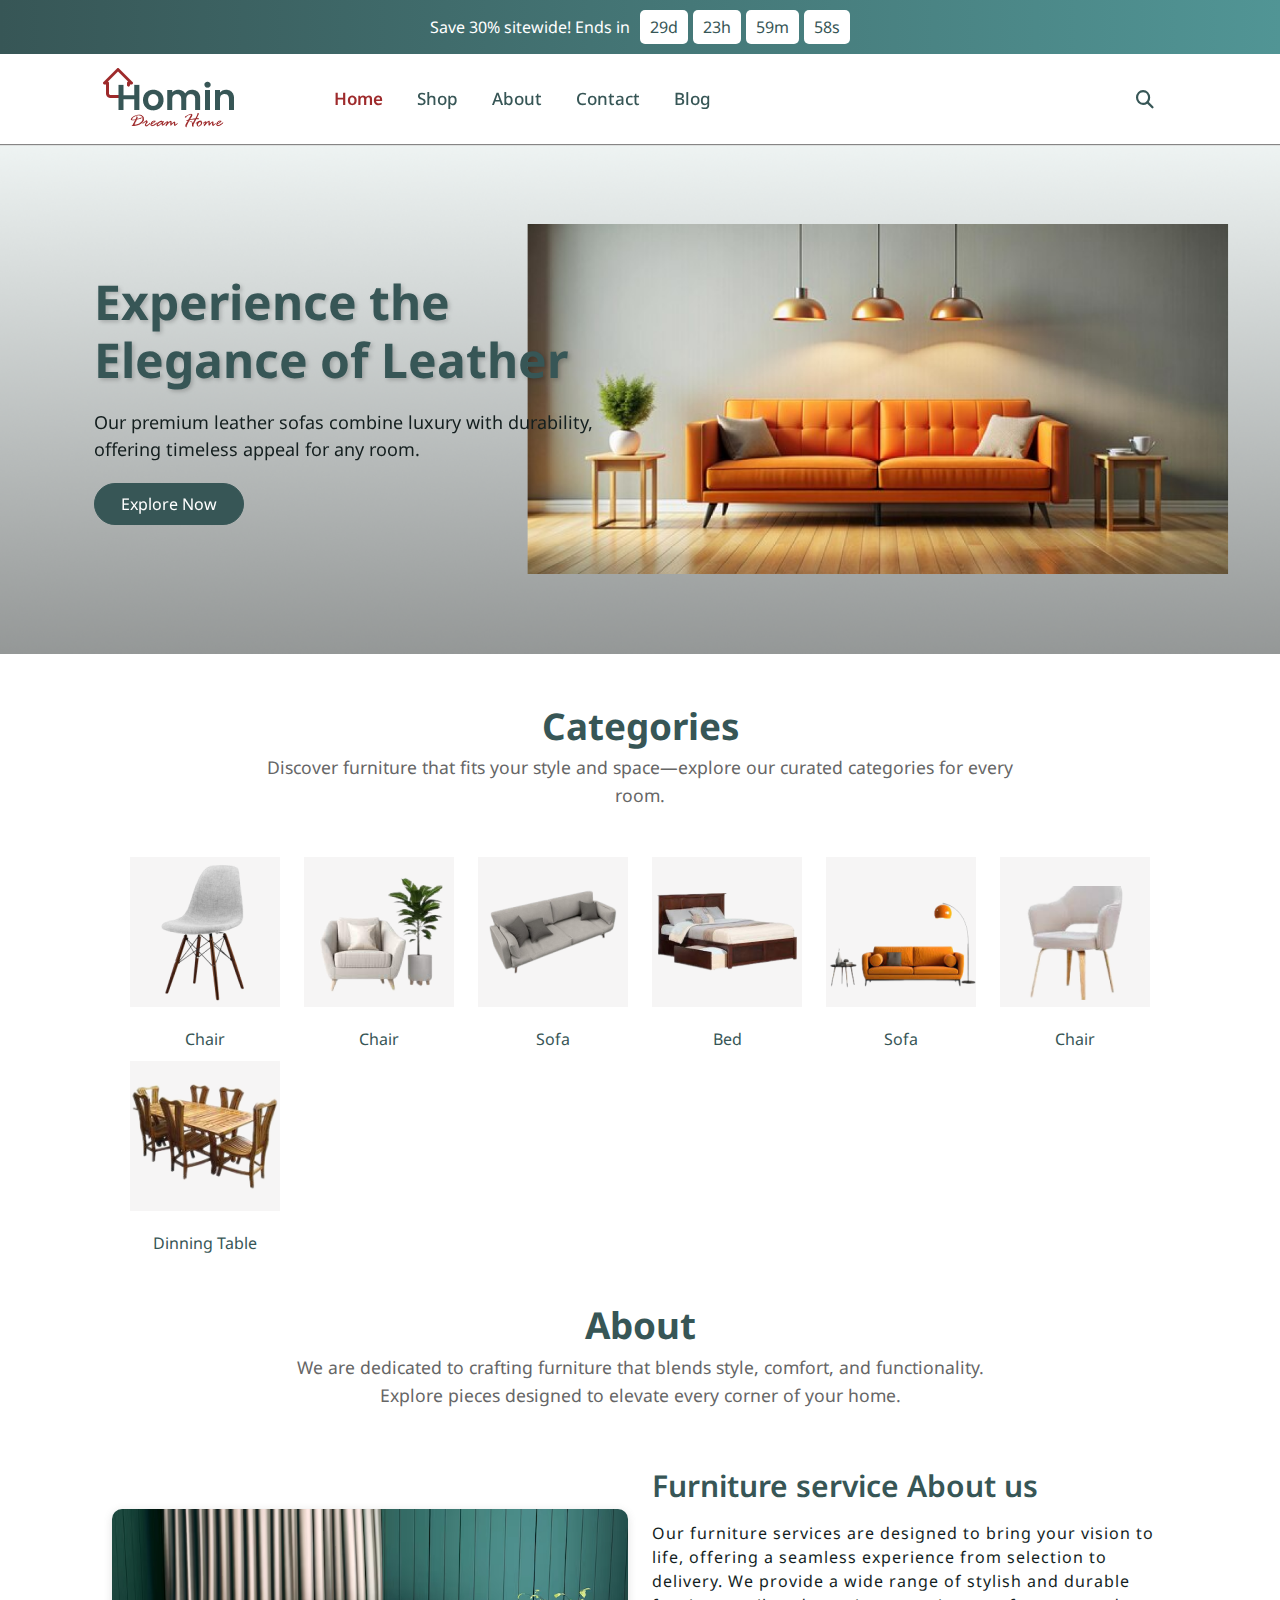
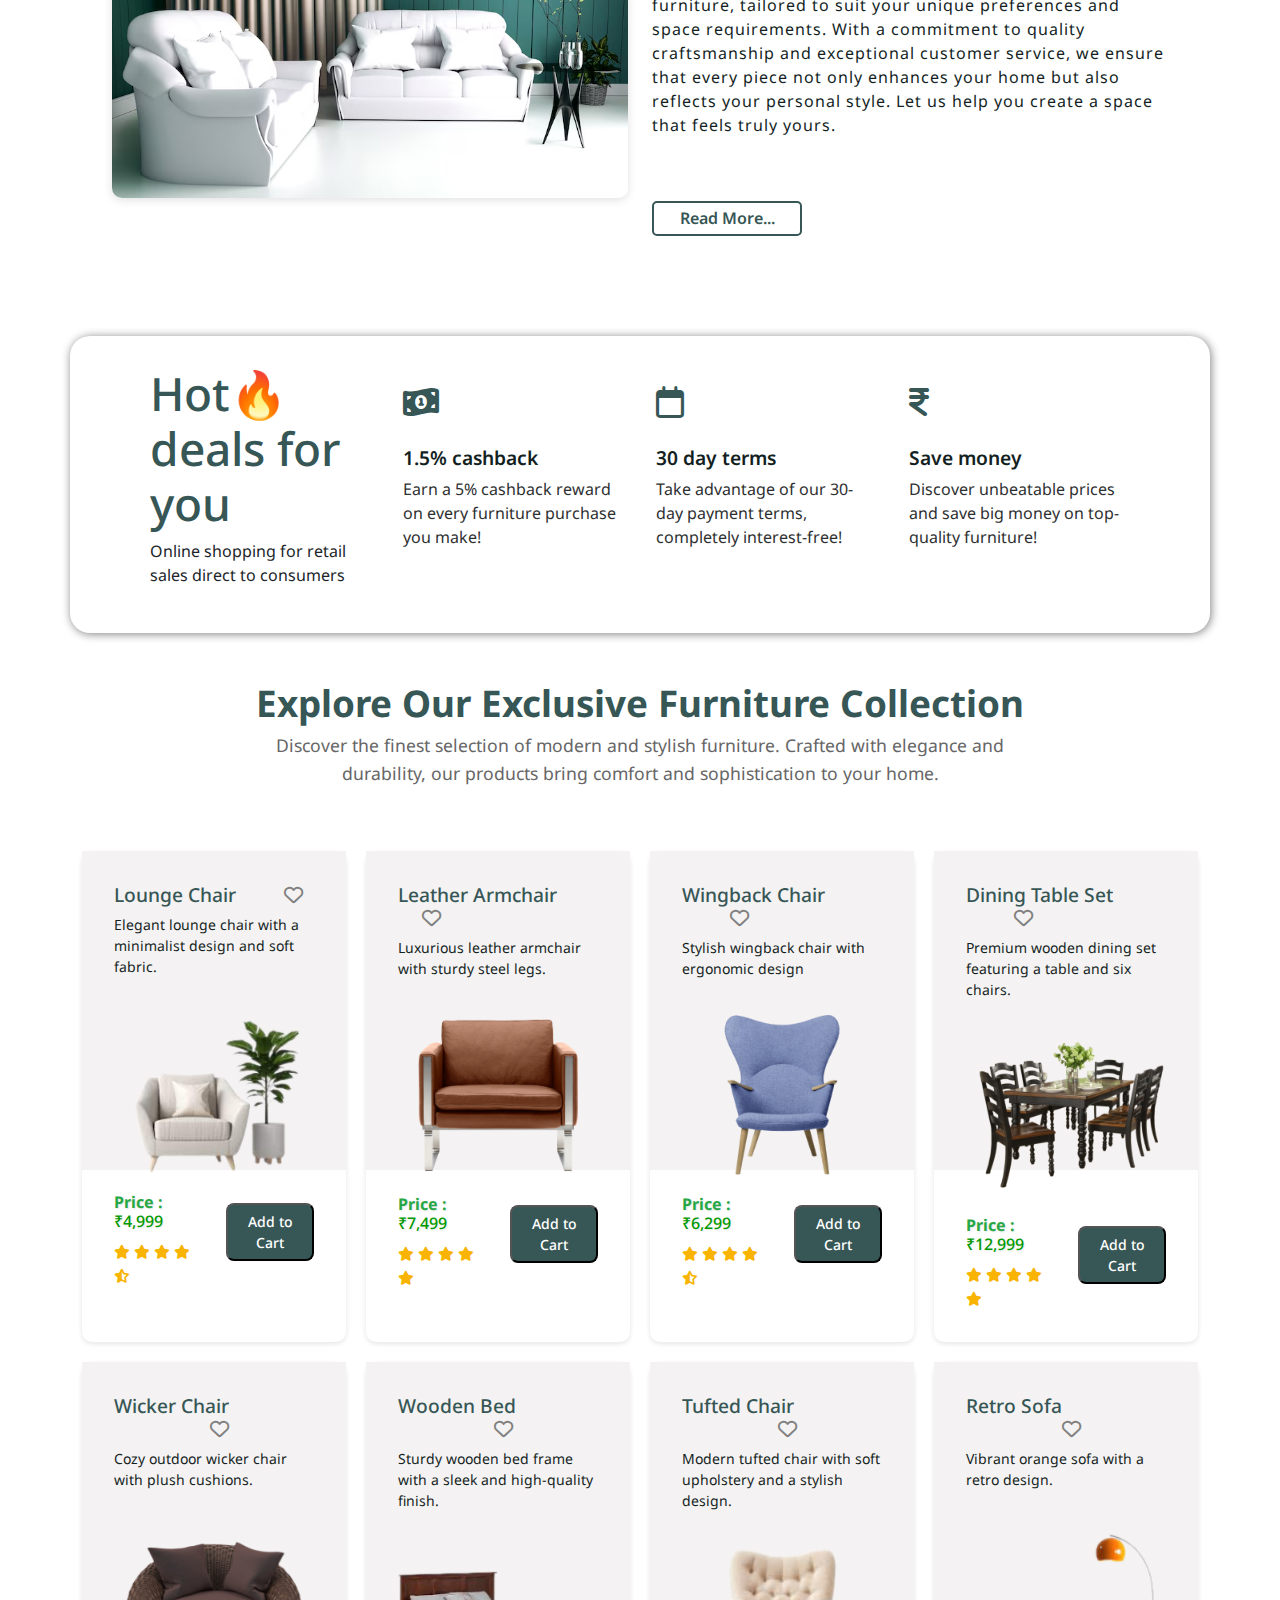
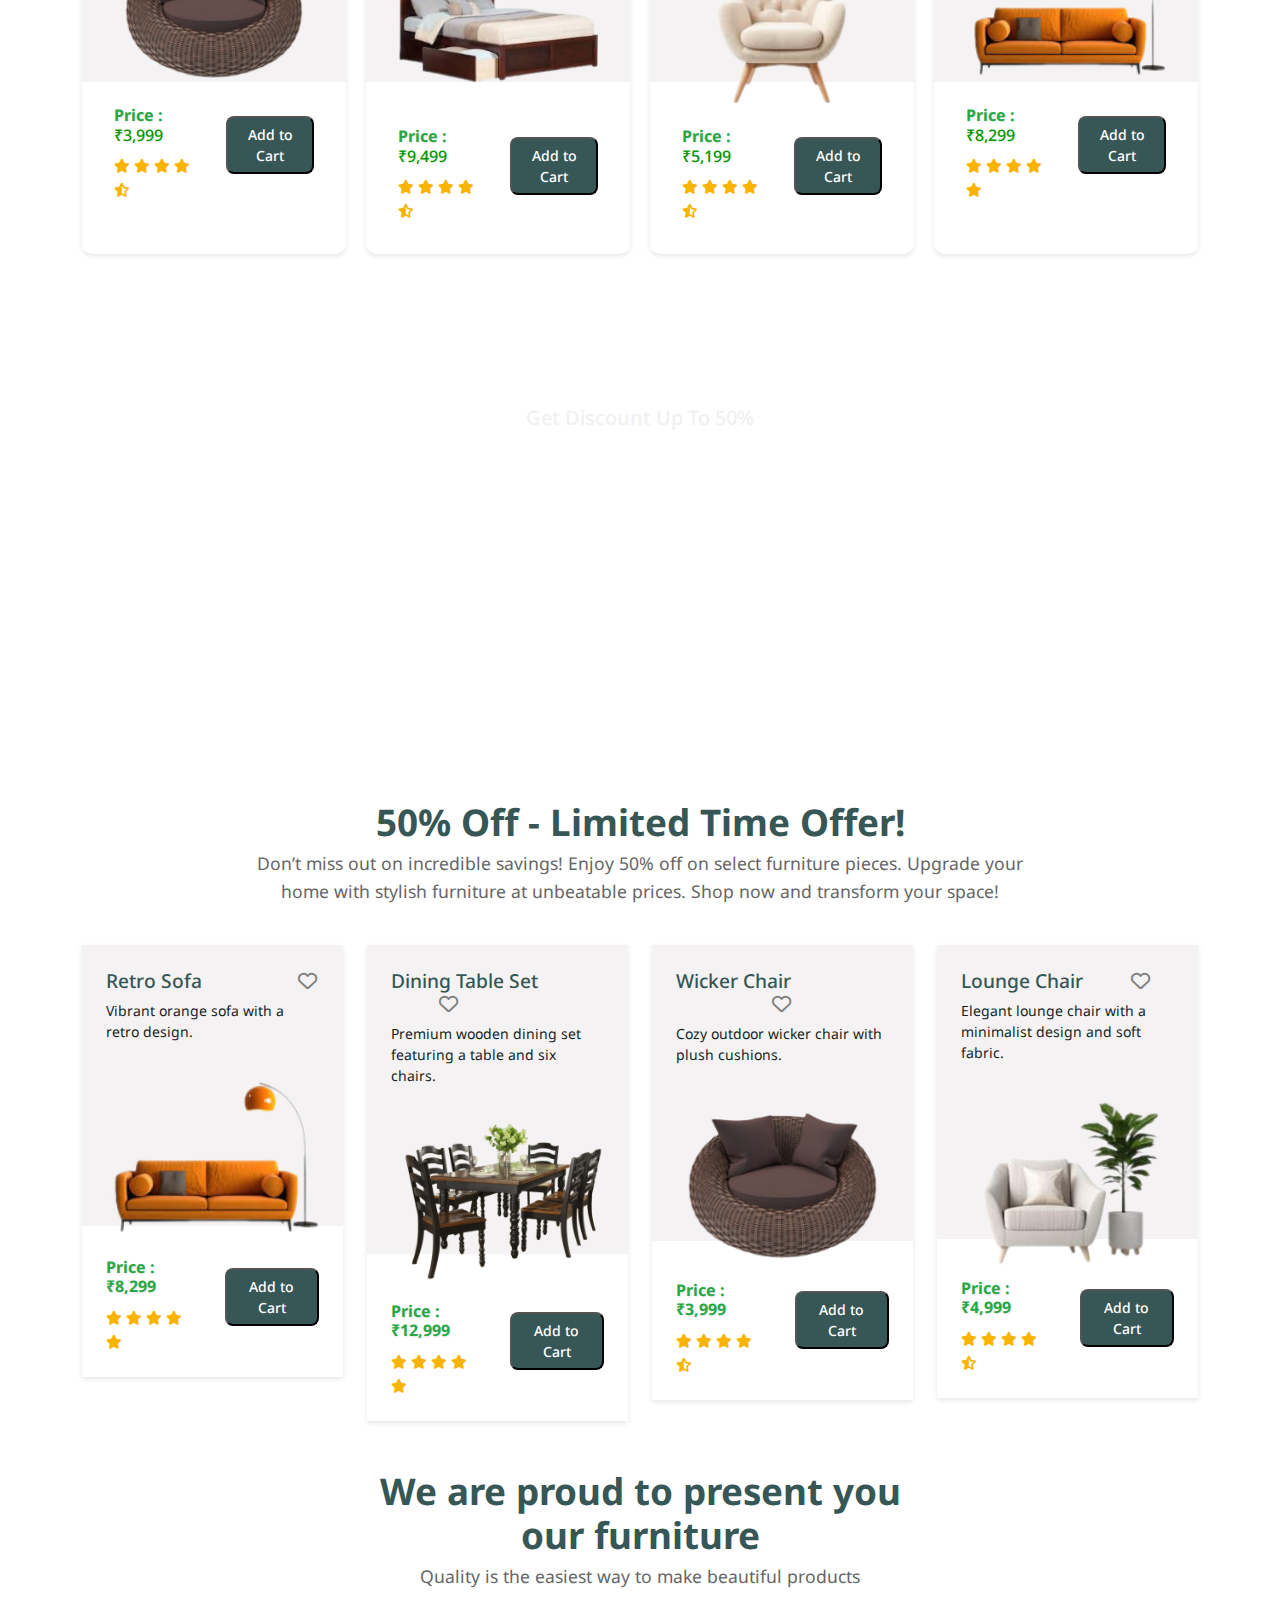
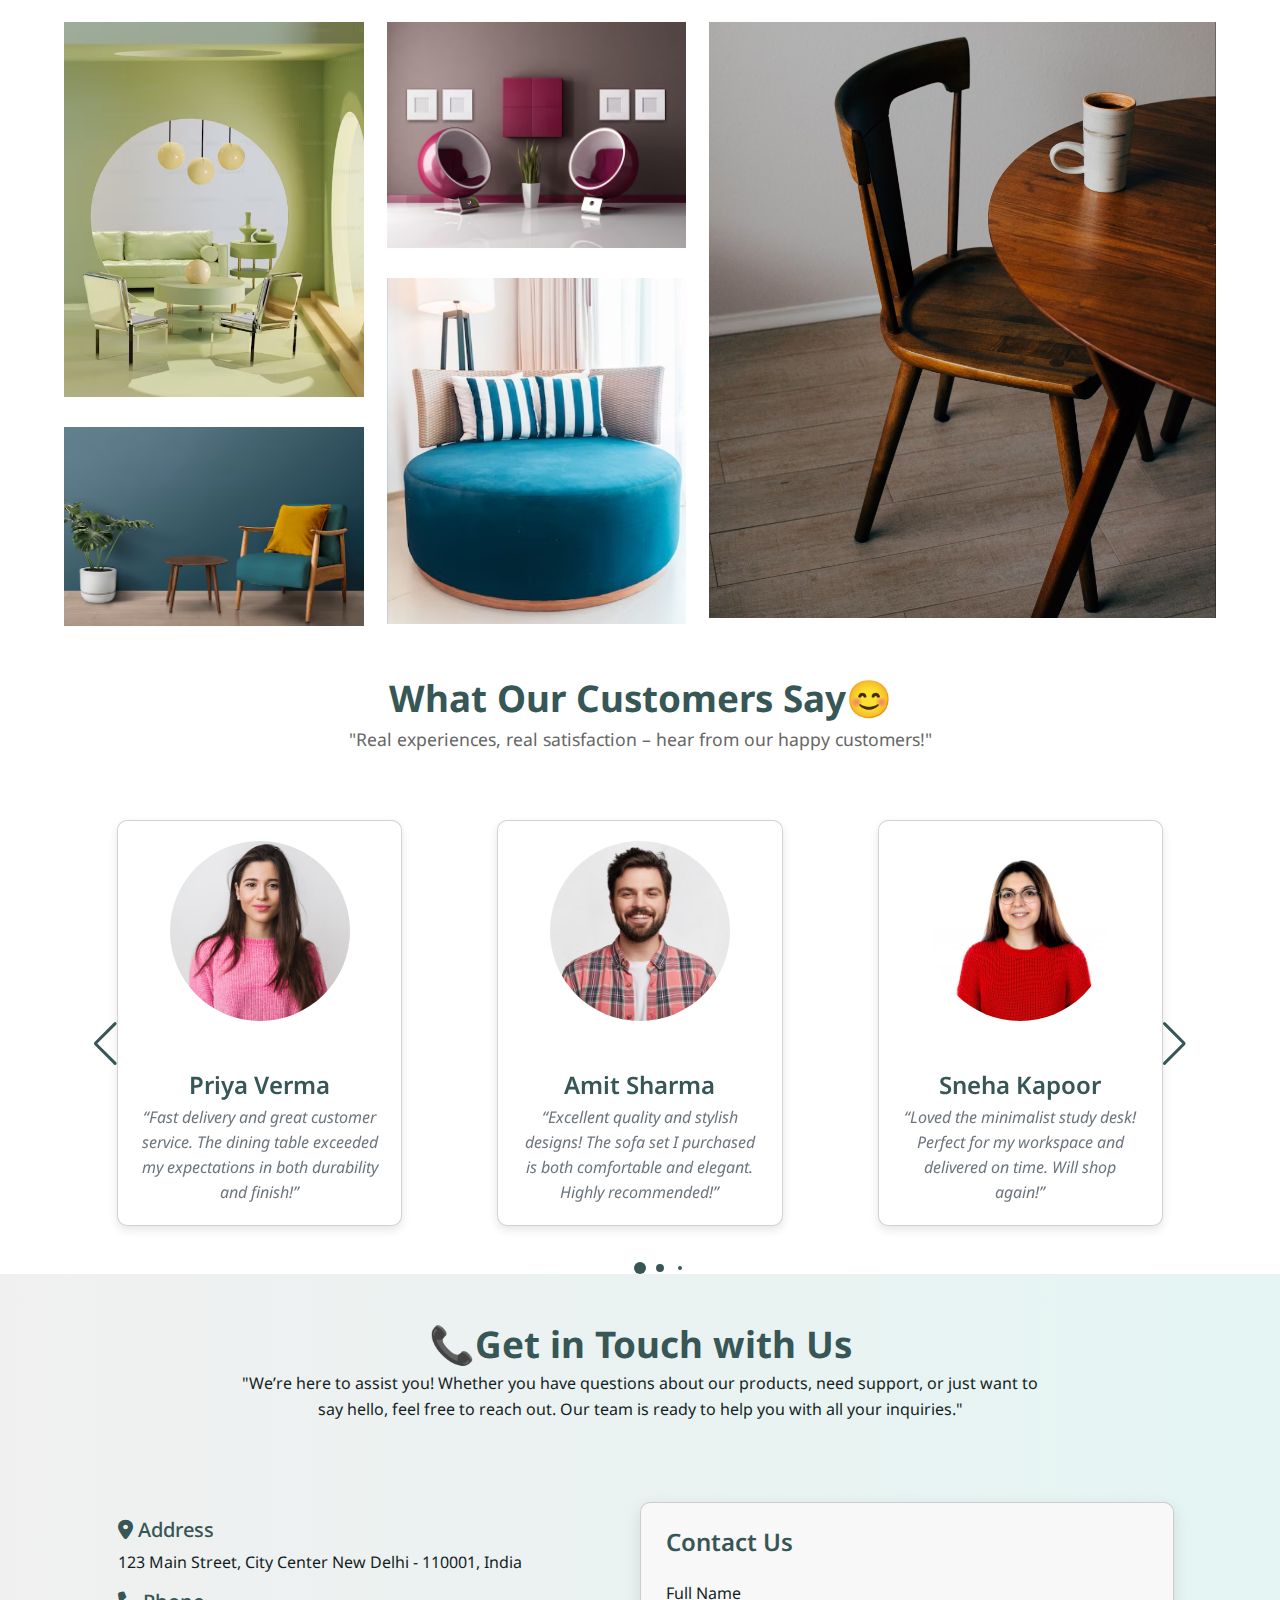
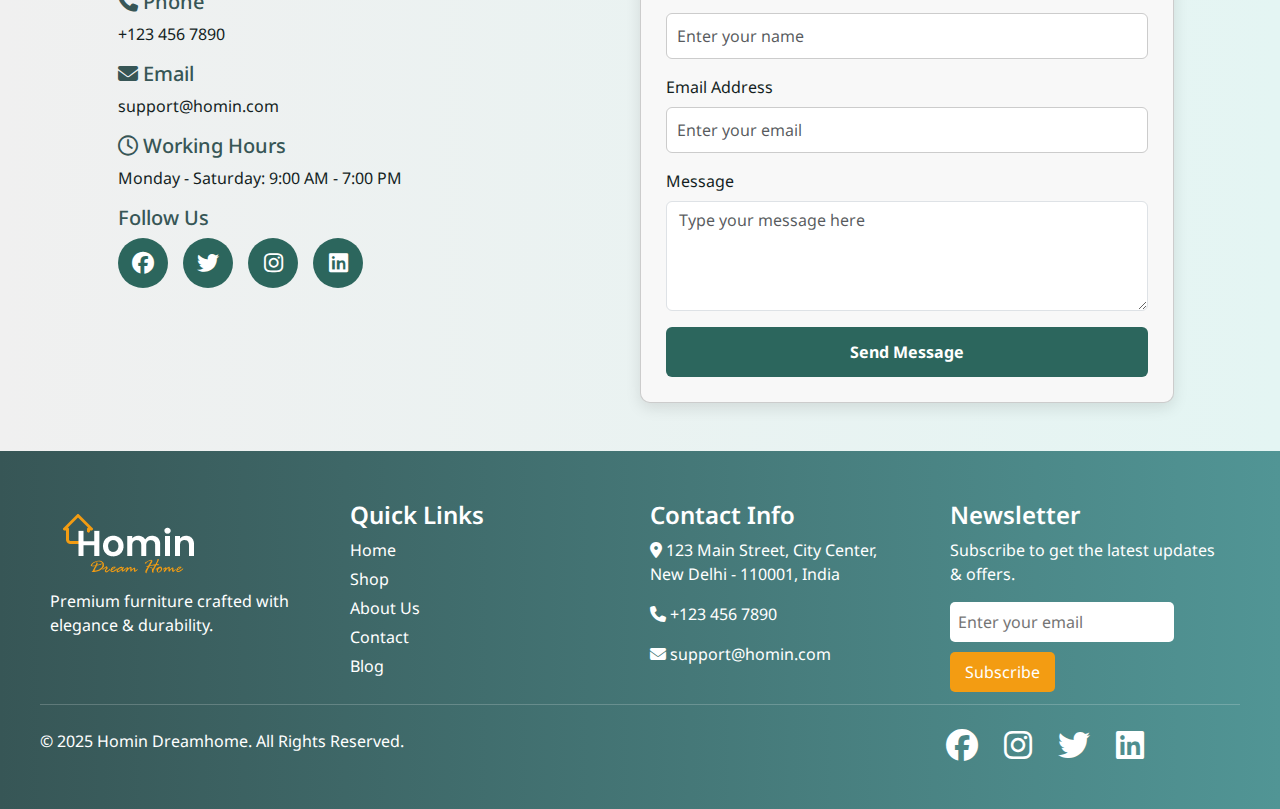
<file: index.html>
<!DOCTYPE html>
<html lang="en">
<head>
    <meta charset="UTF-8">
    <meta http-equiv="X-UA-Compatible" content="IE=edge">
    <meta name="viewport" content="width=device-width, initial-scale=1.0">
    <title>Furniture Webiste</title>
    <link rel="stylesheet" href="css/bootstrap.min.css">
    <script src="js/bootstrap.bundle.min.js"></script>
    <link rel="preconnect" href="https://fonts.googleapis.com">
<link rel="preconnect" href="https://fonts.gstatic.com" crossorigin>
<link href="https://fonts.googleapis.com/css2?family=DM+Sans:ital,opsz,wght@0,9..40,100..1000;1,9..40,100..1000&family=Noto+Sans:ital,wght@0,100..900;1,100..900&family=Open+Sans:ital,wght@0,300..800;1,300..800&family=Roboto:ital,wght@0,100;0,300;0,400;0,500;0,700;0,900;1,100;1,300;1,400;1,500;1,700;1,900&display=swap" rel="stylesheet">
    <!-- Style Css Link -->
    <link rel="stylesheet" href="style.css">
    <!-- Style Css Link -->
    <!---Swiper link-->
    <link rel="stylesheet" href="https://cdn.jsdelivr.net/npm/swiper@11/swiper-bundle.min.css"/>
    <!---Swiper link-->
    <!-- Font Awesome Cdn -->
    <link rel="stylesheet" href="https://cdnjs.cloudflare.com/ajax/libs/font-awesome/6.4.0/css/all.min.css">
    <!-- Font Awesome Cdn -->

</head>
<body>

    <!-- Header Start -->
    <header class="header">
      <div>
        <div class="countdown-banner">
            <p>Save 30% sitewide! Ends in</p>
            <div class="countdown">
              <div class="time-box"><span id="days">00</span>d</div>
              <div class="time-box"><span id="hours">00</span>h</div>
              <div class="time-box"><span id="minutes">00</span>m</div>
              <div class="time-box"><span id="seconds">00</span>s</div>
            </div>
          </div>
          <script src="script.js"></script>
    </div>
    <nav>
      <input type="checkbox" id="show-search">
      <input type="checkbox" id="show-menu">
      <label for="show-menu" class="menu-icon"><i class="fas fa-bars"></i></label>
      <div class="content">
        <div class="logo"><a href="index.html"><img src="assets/logo4.png" alt="" class="w-90"></a></div>
        <ul class="nav links">
          
          <li class="nav-item">
            <a class="nav-link active" aria-current="page" href="index.html"><span class="first">Home</span></a>
          </li>
          <li class="nav-item">
            <a class="nav-link" href="Shop.html">Shop</a>
          </li>
          <li class="nav-item">
            <a class="nav-link" href="About.html">About</a>
          </li>
          <li class="nav-item">
            <a class="nav-link" href="Contact.html">Contact</a>
          </li>
          <li class="nav-item">
            <a class="nav-link" href="Blog.html">Blog</a>
          </li>
        </ul>
        </div>
          <label for="show-search" class="search-icon"><i class="fas fa-search"></i></label>
          <form action="#" class="search-box">
              <input type="text" placeholder="Search" required>
              <button type="submit" class="go-icon"><i class="fas fa-long-arrow-alt-right"></i></button>
          </form>
    </nav>
    </header>
    <!-- Header End -->

<!----hero section start-->
<section class="container-fluid bg p-0 ">
  <div class="container-fluid p-0">
  <div id="mainslide"  class="carousel slide" data-bs-ride="carousel">
      <div class="carousel-inner">
          <div class="carousel-item active" >
              <div>
              <image src="assets/homesilde1.png" class="w-100 p-0" alt=""/>
          </div>
          <div class="container-fluid dream col-12">
              <div class="row w-100">
              <div class="col-8 "><h1>Experience the<br> Elegance of Leather</h1>
              <p>Our premium leather sofas combine luxury with durability,<br> offering timeless appeal for any room.</p>
          <a href="Shop.html" ><button>Explore Now</button></a>
          </div>
          </div>
          </div>
          </div>
          <div class="carousel-item">
              <div>
                  <image src="assets/homeslide2.png" class="w-100 p-0" alt=""/>
              </div>
          <div class="container-fluid dream col-12">
              <div class="row w-100">
              <div class="col-8"><h1>Modern Furniture for<br> Your Stylish Kitchen</h1>
              <p>Discover our collection of sleek and modern kitchen sets that<br> bring a fresh, contemporary feel to any home.</p>
          <a href="Shop.html"><button>Shop Modern</button></a>
          </div>
          </div>
          </div>
          </div>
          <div>
          <div class="carousel-item">
              <div>
                  <image src="assets/homeslide3.png"  class="w-100 p-0"alt="">
              </div>
          <div class="container-fluid dream col-12">
              <div class="row w-100 ">
              <div class="col-8"><h1>Customize Your<br> Dining Chairs</h1>
              <p>Choose from various fabrics, colors, and styles to create<br> dining chairs that perfectly match your vision.</p>
          <a href="Shop.html"><button>Shop Now</button></a>
          </div>
          </div>
          </div>
      </div>
  </div>
 </div>
  </section>
  <!------hero section end-->

  <!------collection section start-->
  <section>
 <div class="big-collection">
  <div class="main-section">
    <h2 class="main-heading">Categories</h2>
    <p class="main-description">
      Discover furniture that fits your style and space—explore our curated categories for every room.
    </p>
</div>
  <div class="collection pt-3">
   <div class="collect">
    <div class="image">
      <img src="assets/chairs1.png"  alt="...">
      </div>
        <div class="link">
          <a href="">Chair</a>
      </div>
          </div>
          <div class="collect">
            <div class="image">
              <img src="assets/chairs2.png"  alt="...">
              </div>
                <div class="link">
                  <a href="">Chair</a>
              </div>
                  </div>
                  <div class="collect">
                    <div class="image">
                      <img src="assets/sofas1.png"  alt="...">
                      </div>
                        <div class="link">
                          <a href="">Sofa</a>
                      </div>
                          </div>
                          <div class="collect">
                            <div class="image">
                              <img src="assets/bed.png"  alt="...">
                              </div>
                                <div class="link">
                                  <a href="">Bed</a>
                              </div>
                                  </div>
                                  <div class="collect">
                                    <div class="image">
                                      <img src="assets/sofas2.png"  alt="...">
                                      </div>
                                        <div class="link">
                                          <a href="">Sofa</a>
                                      </div>
                                          </div>
                                          <div class="collect">
                                            <div class="image">
                                              <img src="assets/chairs6.png"  alt="...">
                                              </div>
                                                <div class="link">
                                                  <a href="">Chair</a>
                                              </div>
                                                  </div>
                                                  <div class="collect">
                                                    <div class="image">
                                                      <img src="assets/dinningtable.png"  alt="...">
                                                      </div>
                                                        <div class="link">
                                                          <a href="">Dinning Table</a>
                                                      </div>
                                                          </div>
        </div>
   </div>
  </section>

  <!-----collection section end-->
  <!-- About Section Start -->
  <section class="container-fluid pt-5" id="about">
    <div class="main-section">
      <h2 class="main-heading">About</h2>
      <p class="main-description">
        We are dedicated to crafting furniture that blends style, comfort, and functionality.<br> Explore pieces designed to elevate every corner of your home.
      </p>
  </div>
    <div class="about">
      <div class="about-img">
        <img src="assets/about-img.avif" alt="">
    </div>
    <div class="about-text">
        <h3>Furniture service About us</h3>
        <p>Our furniture services are designed to bring your vision to life, offering a seamless experience from selection to delivery. We provide a wide range of stylish and durable furniture, tailored to suit your unique preferences and space requirements. With a commitment to quality craftsmanship and exceptional customer service, we ensure that every piece not only enhances your home but also reflects your personal style. Let us help you create a space that feels truly yours.</p>

        <a href="About.html"><button id="about-btn">Read More...</button></a>
    </div>
    </div>
    
</section>
<!-- About Section End -->

  <!----Deals start---->
  <section class=" Deal container">
    <div>
      <h2>Hot🔥deals for you</h2>
      <p>Online shopping for retail sales direct to consumers</p>
    </div>
    <div class="deals ">
      <span><i class="fa-sharp-duotone fa-solid fa-money-bill-1-wave"></i></span>
      <h4>1.5% cashback</h4>
      <p>Earn a 5% cashback reward on every furniture purchase you make!</p>
    </div>
    <div class="deals ">
      <span><i class="fa-regular fa-calendar"></i></span>
      <h4>30 day terms</h4>
      <p>
        Take advantage of our 30-day payment terms, completely interest-free!
      </p>
    </div>
    <div class="deals ">
      <span><i class="fa-sharp fa-solid fa-indian-rupee-sign"></i></span>
      <h4>Save money</h4>
      <p>
        Discover unbeatable prices and save big money on top-quality
        furniture!
      </p>
    </div>
  </section>

  <!-----Deals End----->

  <!-----Products Start-->
<section class="container product pt-5">
  <div class="main-section">
    <h2 class="main-heading">Explore Our Exclusive Furniture Collection</h2>
    <p class="main-description">
        Discover the finest selection of modern and stylish furniture. 
        Crafted with elegance and durability, our products bring comfort and sophistication to your home.
    </p>
</div>
  <div class="product-grid">
    <div class="product-card">
      <h4>Lounge Chair<span class="w-90 ps-5  heart"><i class="fa-regular fa-heart"></i></span></h4>
      <p>Elegant lounge chair with a minimalist design and soft fabric.</p>
      <img src="assets/chair1.png" alt="" srcset="">
      <div class="row">
        <div class="col-6">
          <h6>Price : <span class="price"> ₹4,999</span></h6>
      <div class="star">
        <i class="fa-solid fa-star"></i>
        <i class="fa-solid fa-star"></i>
        <i class="fa-solid fa-star"></i>
        <i class="fa-solid fa-star "></i>
        <i class="fa-solid fa-star-half-stroke"></i>
      </div>
        </div>
        <div class="col-6">
          <a href="productdetails.html?id=1"><button>Add to Cart</button></a>
        </div>
      </div>
    </div>
    <div class="product-card">
      <h4>Leather Armchair<span class="w-90 ps-4  heart"><i class="fa-regular fa-heart"></i></span></h4>
      <p>Luxurious leather armchair with sturdy steel legs.</p>
      <img src="assets/5.png" alt="" srcset="">
      <div class="row">
        <div class="col-6">
          <h6>Price : <span class="price"> ₹7,499</span></h6>
      <div class="star">
        <i class="fa-solid fa-star"></i>
        <i class="fa-solid fa-star"></i>
        <i class="fa-solid fa-star"></i>
        <i class="fa-solid fa-star "></i>
        <i class="fa-solid fa-star "></i>
      </div>
        </div>
        <div class="col-6">
          <a href="productdetails.html?id=2"><button>Add to Cart</button></a>
        </div>
      </div>
    </div>
    <div class="product-card">
      <h4>Wingback Chair<span class="w-90 ps-5 heart"><i class="fa-regular fa-heart"></i></span></h4>
      <p> Stylish wingback chair with ergonomic design</p>
      <img src="assets/2.png" alt="" srcset="">
      <div class="row">
        <div class="col-6">
          <h6>Price : <span class="price"> ₹6,299</span></h6>
      <div class="star">
        <i class="fa-solid fa-star"></i>
        <i class="fa-solid fa-star"></i>
        <i class="fa-solid fa-star"></i>
        <i class="fa-solid fa-star "></i>
        <i class="fa-solid fa-star-half-stroke"></i>
      </div>
        </div>
        <div class="col-6">
          <a href="productdetails.html?id=4"><button>Add to Cart</button></a>
        </div>
      </div>
    </div>
    <div class="product-card">
      <h4>Dining Table Set<span class="w-90 ps-5  heart"><i class="fa-regular fa-heart"></i></span></h4>
      <p>Premium wooden dining set featuring a table and six chairs.</p>
      <img src="assets/dinning.png" alt="" srcset="">
      <div class="row">
        <div class="col-6">
          <h6>Price : <span class="price">₹12,999</span></h6>
      <div class="star">
        <i class="fa-solid fa-star"></i>
        <i class="fa-solid fa-star"></i>
        <i class="fa-solid fa-star"></i>
        <i class="fa-solid fa-star "></i>
        <i class="fa-solid fa-star "></i>
      </div>
        </div>
        <div class="col-6">
          <a href="productdetails.html?id=8"><button>Add to Cart</button></a>
        </div>
      </div>
    </div>
    <div class="product-card">
      <h4>Wicker Chair<span class="w-90 ps-5 ms-5 heart"><i class="fa-regular fa-heart"></i></span></h4>
      <p>Cozy outdoor wicker chair with plush cushions.</p>
      <img src="assets/modernchair.png" alt="" srcset="">
      <div class="row">
        <div class="col-6">
          <h6>Price : <span class="price">₹3,999</span></h6>
      <div class="star">
        <i class="fa-solid fa-star"></i>
        <i class="fa-solid fa-star"></i>
        <i class="fa-solid fa-star"></i>
        <i class="fa-solid fa-star "></i>
        <i class="fa-solid fa-star-half-stroke"></i>
      </div>
        </div>
        <div class="col-6">
          <a href="productdetails.html?id=13"><button>Add to Cart</button></a>
        </div>
      </div>
    </div>
    <div class="product-card">
      <h4> Wooden Bed<span class="w-90 ps-5 ms-5 heart"><i class="fa-regular fa-heart"></i></span></h4>
      <p>Sturdy wooden bed frame with a sleek and high-quality finish.</p>
      <img src="assets/bedbg.png" alt="" srcset="">
      <div class="row">
        <div class="col-6">
          <h6>Price : <span class="price">₹9,499</span></h6>
      <div class="star">
        <i class="fa-solid fa-star"></i>
        <i class="fa-solid fa-star"></i>
        <i class="fa-solid fa-star"></i>
        <i class="fa-solid fa-star "></i>
        <i class="fa-solid fa-star-half-stroke"></i>
      </div>
        </div>
        <div class="col-6">
          <a href="productdetails.html?id=18"><button>Add to Cart</button></a>
        </div>
      </div>
    </div>
    <div class="product-card">
      <h4> Tufted Chair<span class="w-90 ps-5 ms-5 heart"><i class="fa-regular fa-heart"></i></span></h4>
      <p> Modern tufted chair with soft upholstery and a stylish design.</p>
      <img src="assets/chair3.png" alt="" srcset="">
      <div class="row">
        <div class="col-6">
          <h6>Price : <span class="price">₹5,199</span></h6>
      <div class="star">
        <i class="fa-solid fa-star"></i>
        <i class="fa-solid fa-star"></i>
        <i class="fa-solid fa-star"></i>
        <i class="fa-solid fa-star "></i>
        <i class="fa-solid fa-star-half-stroke"></i>
      </div>
        </div>
        <div class="col-6">
          <a href="productdetails.html?id=22"><button>Add to Cart</button></a>
        </div>
      </div>
    </div>
    <div class="product-card">
      <h4>Retro Sofa<span class="w-90 ps-5 ms-5 heart"><i class="fa-regular fa-heart"></i></span></h4>
      <p>Vibrant orange sofa with a retro design.</p>
      <img src="assets/sofabig2.png" alt="" srcset="">
      <div class="row">
        <div class="col-6">
          <h6>Price : <span class="price">₹8,299</span></h6>
      <div class="star">
        <i class="fa-solid fa-star"></i>
        <i class="fa-solid fa-star"></i>
        <i class="fa-solid fa-star"></i>
        <i class="fa-solid fa-star "></i>
        <i class="fa-solid fa-star "></i>
      </div>
        </div>
        <div class="col-6">
          <a href="productdetails.html?id=23"><button>Add to Cart</button></a>
        </div>
      </div>
    </div>
</section>
 <!-----Products End-->

 <!-----Banner Start-->
 <section class="container-fluid main-banner pt-2 mt-5 text-center">
  <div class="banner p-5">
    <div class="pt-5">
      <h5>Get Discount Up To 50%</h5>
    <h2>Best Deal For Week</h2>
    <p>Get up to 50% off this week and get offer <br>Don't miss</p>
    <button class="btn-sucess"><a href="#">Order</a></button>
</div>
    </div>
 </section>
 <!-----Banner End-->
   <!-----Products Start-->
   <section class="container mt-5">
    <div class="main-section">
      <h2 class="main-heading">50% Off - Limited Time Offer!</h2>
      <p class="main-description pb-2">
        Don’t miss out on incredible savings! Enjoy 50% off on select furniture pieces. Upgrade your home with stylish furniture at unbeatable prices. Shop now and transform your space!
      </p>
  </div>
    <div class="row">
    <div class="col-md-3">
      <div class="card product-card rounded-0 border-0 p-4">
        <h4>Retro Sofa<span class="w-90 ps-5 ms-5 heart"><i class="fa-regular fa-heart"></i></span></h4>
      <p>Vibrant orange sofa with a retro design.</p>
      <img src="assets/sofabig2.png" alt="" srcset="">
      <div class="row">
        <div class="col-6">
          <h6>Price : <span class="price">₹8,299</span></h6>
      <div class="star">
        <i class="fa-solid fa-star"></i>
        <i class="fa-solid fa-star"></i>
        <i class="fa-solid fa-star"></i>
        <i class="fa-solid fa-star "></i>
        <i class="fa-solid fa-star "></i>
      </div>
        </div>
        <div class="col-6">
          <a href="productdetails.html?id=23"><button>Add to Cart</button></a>
        </div>
      </div>
      </div>
    </div>
    <div class="col-md-3">
      <div class="card product-card rounded-0 border-0 p-4">
        <h4>Dining Table Set<span class="w-90 ps-5  heart"><i class="fa-regular fa-heart"></i></span></h4>
      <p>Premium wooden dining set featuring a table and six chairs.</p>
      <img src="assets/dinning.png" alt="" srcset="">
      <div class="row">
        <div class="col-6">
          <h6>Price : <span class="price">₹12,999</span></h6>
      <div class="star">
        <i class="fa-solid fa-star"></i>
        <i class="fa-solid fa-star"></i>
        <i class="fa-solid fa-star"></i>
        <i class="fa-solid fa-star "></i>
        <i class="fa-solid fa-star "></i>
      </div>
        </div>
        <div class="col-6">
          <a href="productdetails.html?id=8"><button>Add to Cart</button></a>
        </div>
      </div>
      </div>
    </div>
    <div class="col-md-3">
      <div class="card product-card rounded-0 border-0 p-4">
        <h4>Wicker Chair<span class="w-90 ps-5 ms-5 heart"><i class="fa-regular fa-heart"></i></span></h4>
      <p>Cozy outdoor wicker chair with plush cushions.</p>
      <img src="assets/modernchair.png" alt="" srcset="">
      <div class="row">
        <div class="col-6">
          <h6>Price : <span class="price">₹3,999</span></h6>
      <div class="star">
        <i class="fa-solid fa-star"></i>
        <i class="fa-solid fa-star"></i>
        <i class="fa-solid fa-star"></i>
        <i class="fa-solid fa-star "></i>
        <i class="fa-solid fa-star-half-stroke"></i>
      </div>
        </div>
        <div class="col-6">
          <a href="productdetails.html?id=13"><button>Add to Cart</button></a>
        </div>
      </div>
      </div>
    </div>
    <div class="col-md-3">
      <div class="card product-card rounded-0 border-0 p-4">
        <h4>Lounge Chair<span class="w-90 ps-5  heart"><i class="fa-regular fa-heart"></i></span></h4>
        <p>Elegant lounge chair with a minimalist design and soft fabric.</p>
        <img src="assets/chair1.png" alt="" srcset="">
        <div class="row">
          <div class="col-6">
            <h6>Price : <span class="price"> ₹4,999</span></h6>
        <div class="star">
          <i class="fa-solid fa-star"></i>
          <i class="fa-solid fa-star"></i>
          <i class="fa-solid fa-star"></i>
          <i class="fa-solid fa-star "></i>
          <i class="fa-solid fa-star-half-stroke"></i>
        </div>
          </div>
          <div class="col-6">
            <a href="productdetails.html?id=1"><button>Add to Cart</button></a>
          </div>
        </div>
      </div>
    </div>
    </div>
   </section>
 <!-----Products End-->
<!------Gallery start-->
<section class="gallery mt-5">
  <div class="main-section">
    <h2 class="main-heading">We are proud to present you <br> our furniture</h2>
    <p class="main-description">
      Quality is the easiest way to make beautiful products
    </p>
</div>
  <div class="shop-flex">
  <div class="shop-one">
    <div class="image1"> 
      <img src="assets/fgallery1.avif" alt=""/>
      <div class="overlay">
        <div class="text">
          <h4>White Chair</h4>
          <div class="font"><span>Furniture</span> / Design</div>
        </div>
        <div class="link">
          <a href="#">Shop Now <i class="fas fa-long-arrow-alt-right"></i></a>
        </div>
      </div>
      </div>
  <div class="image1">
    <img src="assets/fgallery6.avif" alt=""/>
    <div class="overlay">
      <div class="text">
        <h4>White Chair</h4>
        <div class="font"><span>Furniture</span> / Design</div>
      </div>
      <div class="link">
        <a href="#">Shop Now <i class="fas fa-long-arrow-alt-right"></i></a>
      </div>
    </div>
    </div>
  </div>
  <div class="shop-one">
    <div class="image1">
      <img src="assets/fgallery2.avif" alt=""/>
      <div class="overlay">
        <div class="text">
          <h4>White Chair</h4>
          <div class="font"><span>Furniture</span> / Design</div>
        </div>
        <div class="link">
          <a href="#">Shop Now <i class="fas fa-long-arrow-alt-right"></i></a>
        </div>
      </div>
      </div>
    <div class="image1">
      <img src="assets/fgallery5.jpg" alt=""/>
      <div class="overlay">
        <div class="text">
          <h4>White Chair</h4>
          <div class="font"><span>Furniture</span> / Design</div>
        </div>
        <div class="link">
          <a href="#">Shop Now <i class="fas fa-long-arrow-alt-right"></i></a>
        </div>
      </div>
      </div>
    </div>
    <div class="shop3">
      <div class="image1">
        <img src="assets/fgallery4.jpg" alt="">
        <div class="overlay">
          <div class="text">
            <h4>White Chair</h4>
            <div class="font"><span>Furniture</span> / Design</div>
          </div>
          <div class="link">
            <a href="#">Shop Now <i class="fas fa-long-arrow-alt-right"></i></a>
          </div>
        </div>
      </div>
    </div>
  </div>
 </section>
 <!------Gallery end-->
 <!------Reviews Start---->
<!------ Reviews Start ---->
<section class="Testmonials container mb-5 pb-2 mt-0">
  <div class="main-section">
    <h2 class="main-heading">What Our Customers Say😊</h2>
    <p class="main-description">
      "Real experiences, real satisfaction – hear from our happy customers!"
    </p>
</div>
  <div class="section-content">
    <div class="slider-container swiper">
      <div class="swiper-wrapper">
        <div class="testmonial swiper-slide">
          <div class="card">
            <img src="assets/review1.avif" alt="User" class="user-image rounded-circle" />
          <h3 class="name">Priya Verma</h3>
          <i class="feedback">“Fast delivery and great customer service. The dining table exceeded my expectations in both durability and finish!”</i>
          </div>
        </div>
        <div class="testmonial swiper-slide">
          <div class="card">
            <img src="assets/review2.avif" alt="User" class="user-image rounded-circle" />
          <h3 class="name">Amit Sharma</h3>
          <i class="feedback">“Excellent quality and stylish designs! The sofa set I purchased is both comfortable and elegant. Highly recommended!”</i>
          </div>
        </div>
        <div class="testmonial swiper-slide">
          <div class="card">
            <img src="assets/review3.avif" alt="User" class="user-image rounded-circle" />
          <h3 class="name">Sneha Kapoor </h3>
          <i class="feedback">“Loved the minimalist study desk! Perfect for my workspace and delivered on time. Will shop again!”</i>
        </div>
          </div>
        <div class="testmonial swiper-slide">
          <div class="card">
            <img src="assets/review4.avif" alt="User" class="user-image rounded-circle" />
          <h3 class="name">Rahul Mehta </h3>
          <i class="feedback">“Affordable prices with premium quality. The bed frame I ordered is sturdy and looks amazing in my bedroom.”</i>
          </div>
        </div>
        <div class="testmonial swiper-slide">
          <div class="card gap-0">
            <img src="assets/review5.avif" alt="User" class="user-image rounded-circle" />
          <h3 class="name">Neha Joshi</h3>
          <i class="feedback"> “Great discounts and variety! The wardrobe I bought is spacious and matches my interior beautifully.”</i>
          </div>
        </div>
        <div class="testmonial swiper-slide">
          <div class=" card">
            <img src="assets/review6.avif" alt="User" class="user-image rounded-circle" />
          <h3 class="name">Vikram Singh</h3>
          <i class="feedback">“The recliner chair is a game changer! Super comfortable and stylish. Best purchase I've made this year.”</i>
          </div>
        </div>
      </div>
      <!-- Pagination & Navigation -->
      <div class="swiper-pagination mb-5 mt-3"></div>
      <div class="swiper-slide-button swiper-button-prev"></div>
      <div class="swiper-slide-button swiper-button-next"></div>
    </div>
  </div>
</section>

<!-- Swiper JS -->
<script src="https://cdn.jsdelivr.net/npm/swiper@11/swiper-bundle.min.js"></script>
<script>
  document.addEventListener("DOMContentLoaded", function () {
    const swiper = new Swiper('.swiper', {
      loop: true,
      spaceBetween: 25,
      navigation: {
        nextEl: '.swiper-button-next',
        prevEl: '.swiper-button-prev',
      },
      breakpoints:{
         0 :{
          slidesPerView: 1
         },
         768 :{
          slidesPerView: 2
         },
         1024 :{
          slidesPerView: 3
         }
      },
      pagination: {
        el: '.swiper-pagination',
        clickable: true,
        dynamicBullets: true,
      },
      autoplay: {
        delay: 3000,
        disableOnInteraction: false,
      },
    });
  });
</script>
 <!------Reviews end-->
 <!---Contact start-->
 <section class="container-fluid Contact ">
  <div class="container p-5">
      <div class="main-section">
        <h2 class="main-heading">📞Get in Touch with Us</h2>
        <p class="main-description">
          "We’re here to assist you! Whether you have questions about our products, need support, or just want to say hello, feel free to reach out. Our team is ready to help you with all your inquiries."
        </p>
    </div>
      <div class="row pt-5">
        <div class="col-md-6 contact-info pt-3">
          <h5><i class="fa-solid fa-location-dot"></i> Address</h5>
          <p>123 Main Street, City Center New Delhi - 110001, India</p>
          <h5><i class="fa fa-phone" aria-hidden="true"></i> Phone</h5>
          <p><a href="#" class="text">+123 456 7890</a></p>
          <h5><i class="fa fa-envelope" aria-hidden="true"></i> Email</h5>
          <p><a href="#" class=" text">support@homin.com</a></p>
          <h5><i class="fa-regular fa-clock"></i> Working Hours</h5>
          <p>Monday - Saturday: 9:00 AM - 7:00 PM</p>
          <h5>Follow Us</h5>
          <div class="d-flex social-icons">
            <a href="#" target="_blank"><i class="fa-brands fa-facebook"></i></a>
            <a href="#" target="_blank"><i class="fa-brands fa-twitter"></i></a>
            <a href="#" target="_blank"><i class="fa-brands fa-instagram"></i></a>
            <a href="#" target="_blank"><i class="fa-brands fa-linkedin"></i></a>
        </div>
        </div>
        <div class="col-md-6 card  ">
            <h2 class="mb-4">Contact Us</h2>
            <form class="">
                <div class="mb-3">
                    <label for="name" class="form-label">Full Name</label>
                    <input type="text" class="form-control" id="name" placeholder="Enter your name" required>
                </div>
                <div class="mb-3">
                    <label for="email" class="form-label">Email Address</label>
                    <input type="email" class="form-control" id="email" placeholder="Enter your email" required>
                </div>
                <div class="mb-3">
                    <label for="message" class="form-label">Message</label>
                    <textarea class="form-control" id="message" rows="4" placeholder="Type your message here" required></textarea>
                </div>
                <button type="submit" class="btn  w-100">Send Message</button>
            </form>
        </div>
    </div>
  </div>
 </section>
  <!---Contact end-->
   <!---Footer start-->
   <footer>
    <div class="footer-container">
      <div class="footer-branding">
        <div class="logo"><a href="index.html"><img src="assets/foot logo.png" alt="" class="w-90"></a></div>
        <p>Premium furniture crafted with elegance & durability.</p>
      </div>
  
      <div class="footer-links">
        <h3>Quick Links</h3>
        <ul>
          <li><a href="index.html">Home</a></li>
          <li><a href="Shop.html">Shop</a></li>
          <li><a href="About.html">About Us</a></li>
          <li><a href="Contact.html">Contact</a></li>
          <li><a href="Blog.html">Blog</a></li>
        </ul>
      </div>
  
      <div class="footer-contact">
        <h3>Contact Info</h3>
        <p><i class="fa-solid fa-location-dot"></i> 123 Main Street, City Center,<br> New Delhi - 110001, India</p>
        <p><a href="#" class="text"><i class="fa-solid fa-phone"></i> +123 456 7890</a></p>
        <p><a href="#" class=" text"><i class="fa-solid fa-envelope"></i> support@homin.com</a></p>
      </div>
  
      <div class="footer-newsletter">
        <h3>Newsletter</h3>
        <p>Subscribe to get the latest updates & offers.</p>
        <input type="email" placeholder="Enter your email">
        <button><a href="#" class="">Subscribe</a></button>
      </div>
    </div>
    <div class="footer-bottom">
      <p class="pt-1">&copy; 2025 Homin Dreamhome. All Rights Reserved.</p>
      <div class="footer-social me-5 pe-5">
        <a href="#" class=" text"><i class="fa-brands fa-facebook fs-2 me-3"></i></a>
        <a href="#" class=" text"><i class="fa-brands fa-instagram fs-2 me-3"></i></a>
        <a href="#" class=" text"><i class="fa-brands fa-twitter fs-2 me-3"></i></a>
        <a href="#" class=" text"><i class="fa-brands fa-linkedin fs-2"></i></a>
      </div>
    </div>
  </footer>
  
    <!---Footer end-->
    </body>
    </html>
</file>
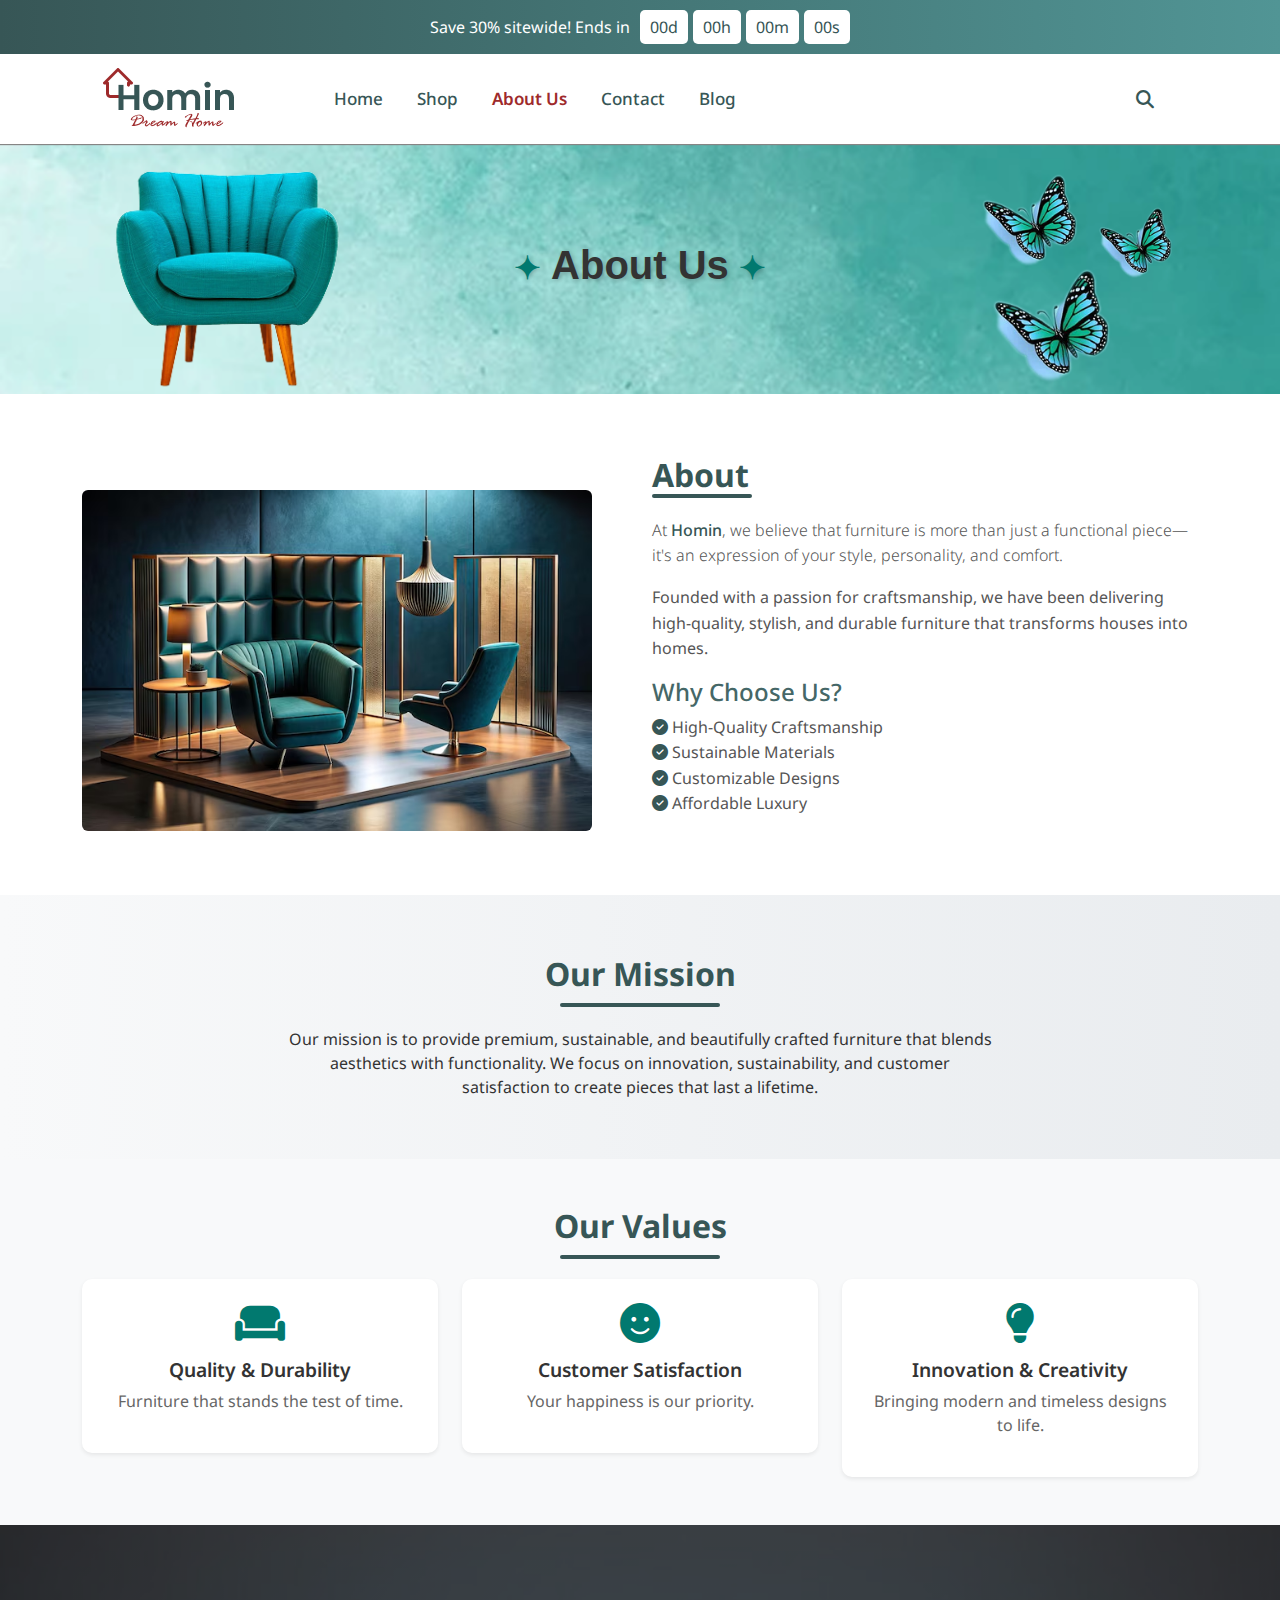
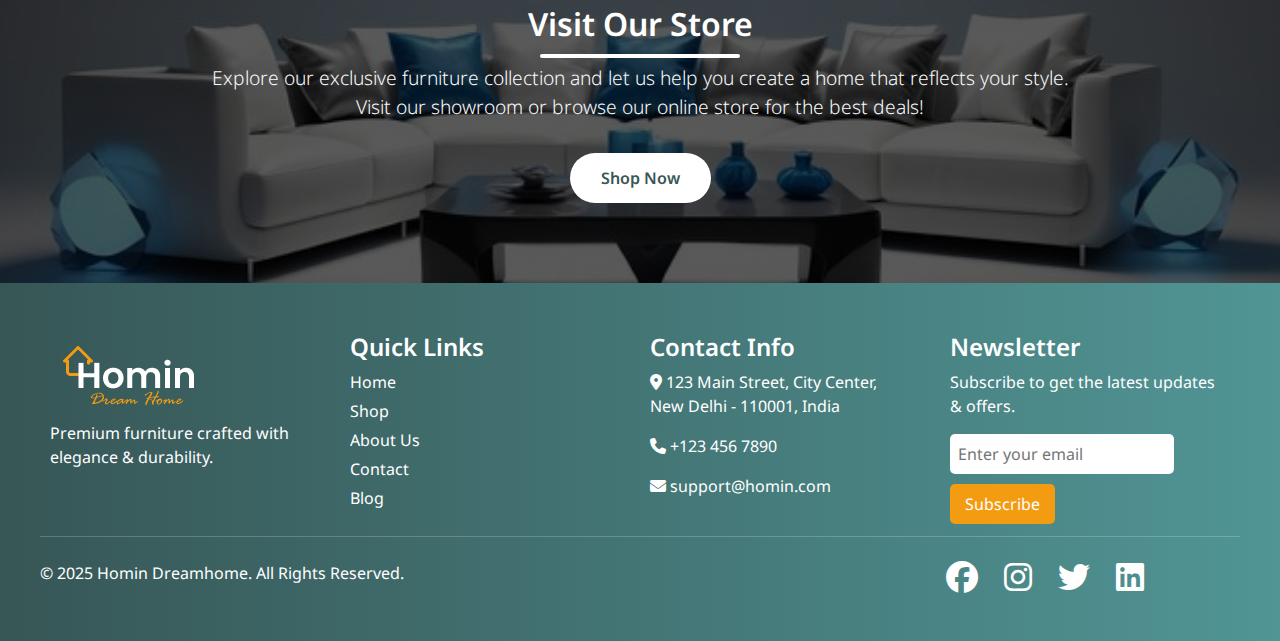
<file: About.html>
<!DOCTYPE html>
<html lang="en">
<head>
    <meta charset="UTF-8">
    <meta http-equiv="X-UA-Compatible" content="IE=edge">
    <meta name="viewport" content="width=device-width, initial-scale=1.0">
    <title>Furniture Webiste</title>
    <link rel="stylesheet" href="css/bootstrap.min.css">
    <script src="js/bootstrap.bundle.min.js"></script>
    <link rel="preconnect" href="https://fonts.googleapis.com">
<link rel="preconnect" href="https://fonts.gstatic.com" crossorigin>
<link href="https://fonts.googleapis.com/css2?family=DM+Sans:ital,opsz,wght@0,9..40,100..1000;1,9..40,100..1000&family=Noto+Sans:ital,wght@0,100..900;1,100..900&family=Open+Sans:ital,wght@0,300..800;1,300..800&family=Roboto:ital,wght@0,100;0,300;0,400;0,500;0,700;0,900;1,100;1,300;1,400;1,500;1,700;1,900&display=swap" rel="stylesheet">
    <!-- Style Css Link -->
    <link rel="stylesheet" href="style.css">
    <link rel="stylesheet" href="pages.css">
    <!-- Style Css Link -->
    <!---Swiper link-->
    <link rel="stylesheet" href="https://cdn.jsdelivr.net/npm/swiper@11/swiper-bundle.min.css"/>
    <!---Swiper link-->
    <!-- Font Awesome Cdn -->
    <link rel="stylesheet" href="https://cdnjs.cloudflare.com/ajax/libs/font-awesome/6.4.0/css/all.min.css">
    <!-- Font Awesome Cdn -->

</head>
<body>

    <!-- Header Start -->
    <header class="header">
      <div>
        <div class="countdown-banner">
            <p>Save 30% sitewide! Ends in</p>
            <div class="countdown">
              <div class="time-box"><span id="days">00</span>d</div>
              <div class="time-box"><span id="hours">00</span>h</div>
              <div class="time-box"><span id="minutes">00</span>m</div>
              <div class="time-box"><span id="seconds">00</span>s</div>
            </div>
          </div>
          <script src="script.js"></script>
    </div>
      <nav>
        <input type="checkbox" id="show-search">
        <input type="checkbox" id="show-menu">
        <label for="show-menu" class="menu-icon"><i class="fas fa-bars"></i></label>
        <div class="content">
          <div class="logo"><a href="index.html"><img src="assets/logo4.png" alt="" class="w-90"></a></div>
          <ul class="nav links">
            <li class="nav-item">
              <a class="nav-link" href="index.html">Home</a>
            </li>
            <li class="nav-item">
              <a class="nav-link" href="Shop.html">Shop</a>
            </li>
            <li class="nav-item">
              <a class="nav-link active" aria-current="page" href="About.html"><span class="first">About Us</span></a>
            </li>
            <li class="nav-item">
              <a class="nav-link" href="Contact.html">Contact</a>
            </li>
            <li class="nav-item">
              <a class="nav-link" href="Blog.html">Blog</a>
            </li>
          </ul>
          </div>
            <label for="show-search" class="search-icon"><i class="fas fa-search"></i></label>
            <form action="#" class="search-box">
                <input type="text" placeholder="Search" required>
                <button type="submit" class="go-icon"><i class="fas fa-long-arrow-alt-right"></i></button>
            </form>
      </nav>
    </header>
    <!-- Header End -->
     <!---banner start-->
     <section class="container-fluid banner2">
      <div class="row container ">
        <div class="col-md-4 chair ">
          <img src="assets/bannerchair.png" />
        </div>
        <div class="col-md-4">
          <h1>About Us</h1>
        </div>
        <div class="col-md-4 butterflies">
          <img src="assets/butterflies.png" />
        </div>
       </div>
     </section>
     <!---banner end-->
    <!--About us start-->
    <section class="about-us py-5">
      <div class="container">
          <div class="row align-items-center">
            
              <div class="col-md-6 pt-5 pb-3 pe-5">
                  <img src="assets/about4.avif" class="img-fluid rounded" alt="Furniture Store">
              </div>
              
              <div class="col-md-6">
                  <h2 class="section-title">About</h2>
                  <p class="lead">At <strong class="homin">Homin</strong>, we believe that furniture is more than just a functional piece—it's an expression of your style, personality, and comfort.</p>
                  <p>Founded with a passion for craftsmanship, we have been delivering high-quality, stylish, and durable furniture that transforms houses into homes.</p>
                  <h4>Why Choose Us?</h4>
                  <ul class="list-unstyled">
                      <li><i class="fa-solid fa-check-circle "></i> High-Quality Craftsmanship</li>
                      <li><i class="fa-solid fa-check-circle "></i> Sustainable Materials</li>
                      <li><i class="fa-solid fa-check-circle "></i> Customizable Designs</li>
                      <li><i class="fa-solid fa-check-circle "></i> Affordable Luxury</li>
                  </ul>
              </div>
          </div>
      </div>
  </section>
    <!---About us end-->
    <!---Mission start-->
    <section class="our-mission">
      <h2 class="section-title">Our Mission</h2>
      <p>Our mission is to provide premium, sustainable, and beautifully crafted furniture that blends<br> aesthetics with functionality. We focus on innovation, sustainability, and customer<br> satisfaction to create pieces that last a lifetime.</p>
  </section>
    <!---Mission end-->
  <!---values start-->
  <section class="py-5 bg-light our-values text-center">
    <div class="container">
      <h2 class="section-title">Our Values</h2>
        <div class="row">
            <div class="col-md-4">
                <div class="card border-0 shadow-sm p-4 value-card">
                    <div class="">
                      <i class="fa-solid fa-couch fa-3x "></i>
                    </div>
                    <h4>Quality & Durability</h4>
                    <p>Furniture that stands the test of time.</p>
                </div>
            </div>
            <div class="col-md-4">
                <div class="card border-0 shadow-sm p-4 value-card">
                    <div class="">
                      <i class="fa-solid fa-smile fa-3x"></i>
                    </div>
                    <h4>Customer Satisfaction</h4>
                    <p>Your happiness is our priority.</p>
                </div>
            </div>
            <div class="col-md-4">
                <div class="card border-0 shadow-sm p-4 value-card">
                    <div class="">
                      <i class="fa-solid fa-lightbulb fa-3x "></i>
                    </div>
                    <h4>Innovation & Creativity</h4>
                    <p>Bringing modern and timeless designs to life.</p>
                </div>
            </div>
        </div>
    </div>
</section>
  <!----values end-->
<!-- Visit Our Store Start -->
<section class="store-section text-center">
  <div class="container">
      <h2 class="section-title">Visit Our Store</h2>
      <p class="lead">
          Explore our exclusive furniture collection and let us help you create a home that reflects your style. 
          <br>Visit our showroom or browse our online store for the best deals!
      </p>
      <a href="Shop.html" class="btn mt-3">Shop Now</a>
  </div>
</section>
<!-- Visit Our Store end -->
     <!---Footer start-->
   <footer>
    <div class="footer-container">
      <div class="footer-branding">
        <div class="logo"><a href="index.html"><img src="assets/foot logo.png" alt="" class="w-90"></a></div>
        <p>Premium furniture crafted with elegance & durability.</p>
      </div>
  
      <div class="footer-links">
        <h3>Quick Links</h3>
        <ul>
          <li><a href="index.html">Home</a></li>
          <li><a href="Shop.html">Shop</a></li>
          <li><a href="About.html">About Us</a></li>
          <li><a href="Contact.html">Contact</a></li>
          <li><a href="Blog.html">Blog</a></li>
        </ul>
      </div>
  
      <div class="footer-contact">
        <h3>Contact Info</h3>
        <p><i class="fa-solid fa-location-dot"></i> 123 Main Street, City Center,<br> New Delhi - 110001, India</p>
        <p><a href="#" class="text"><i class="fa-solid fa-phone"></i> +123 456 7890</a></p>
        <p><a href="#" class=" text"><i class="fa-solid fa-envelope"></i> support@homin.com</a></p>
      </div>
  
      <div class="footer-newsletter">
        <h3>Newsletter</h3>
        <p>Subscribe to get the latest updates & offers.</p>
        <input type="email" placeholder="Enter your email">
        <button><a href="#" class="">Subscribe</a></button>
      </div>
    </div>
    <div class="footer-bottom">
      <p class="pt-1">&copy; 2025 Homin Dreamhome. All Rights Reserved.</p>
      <div class="footer-social me-5 pe-5">
        <a href="#" class=" text"><i class="fa-brands fa-facebook fs-2 me-3"></i></a>
        <a href="#" class=" text"><i class="fa-brands fa-instagram fs-2 me-3"></i></a>
        <a href="#" class=" text"><i class="fa-brands fa-twitter fs-2 me-3"></i></a>
        <a href="#" class=" text"><i class="fa-brands fa-linkedin fs-2"></i></a>
      </div>
    </div>
  </footer>
  
    <!---Footer end-->
     </body>
     </html>
</file>
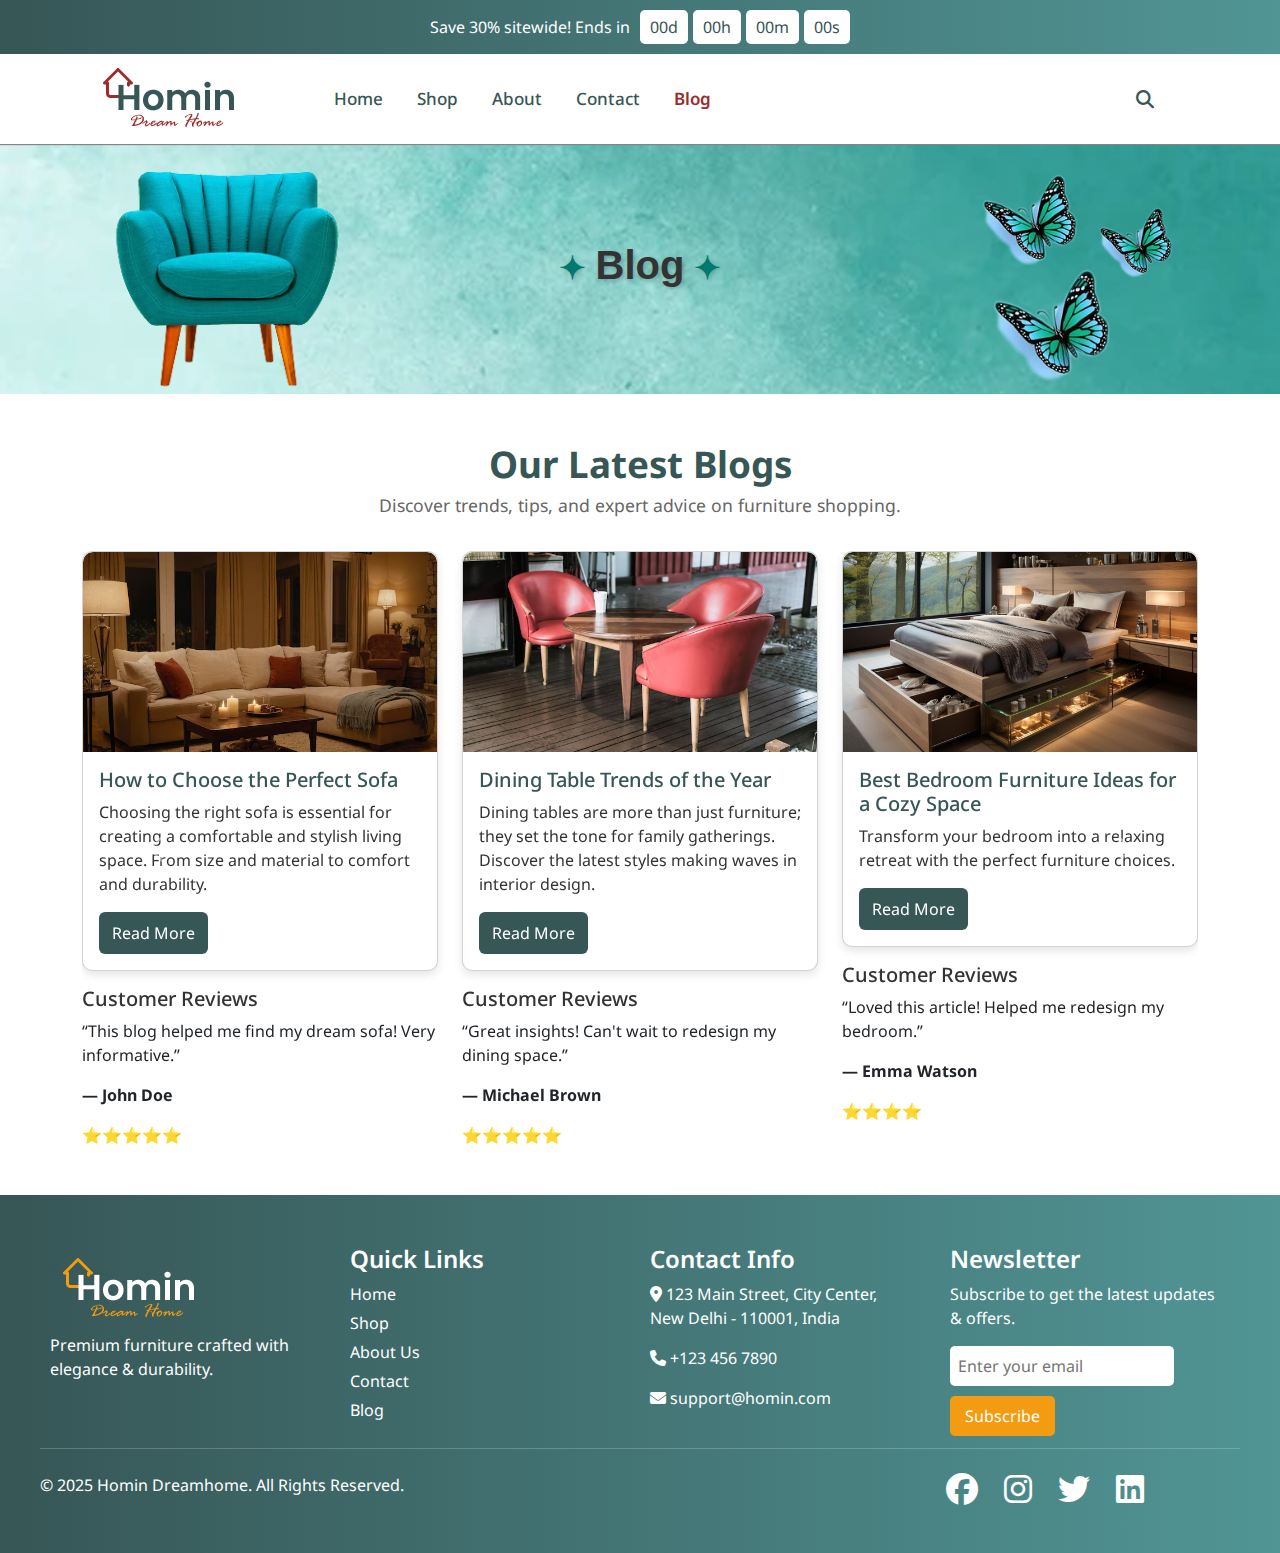
<file: Blog.html>
<!DOCTYPE html>
<html lang="en">
<head>
    <meta charset="UTF-8">
    <meta http-equiv="X-UA-Compatible" content="IE=edge">
    <meta name="viewport" content="width=device-width, initial-scale=1.0">
    <title>Furniture Webiste</title>
    <link rel="stylesheet" href="css/bootstrap.min.css">
    <script src="js/bootstrap.bundle.min.js"></script>
    <link rel="preconnect" href="https://fonts.googleapis.com">
<link rel="preconnect" href="https://fonts.gstatic.com" crossorigin>
<link href="https://fonts.googleapis.com/css2?family=DM+Sans:ital,opsz,wght@0,9..40,100..1000;1,9..40,100..1000&family=Noto+Sans:ital,wght@0,100..900;1,100..900&family=Open+Sans:ital,wght@0,300..800;1,300..800&family=Roboto:ital,wght@0,100;0,300;0,400;0,500;0,700;0,900;1,100;1,300;1,400;1,500;1,700;1,900&display=swap" rel="stylesheet">
    <!-- Style Css Link -->
    <link rel="stylesheet" href="style.css">
    <link rel="stylesheet" href="pages.css">
    <!-- Style Css Link -->
    <!---Swiper link-->
    <link rel="stylesheet" href="https://cdn.jsdelivr.net/npm/swiper@11/swiper-bundle.min.css"/>
    <!---Swiper link-->
    <!-- Font Awesome Cdn -->
    <link rel="stylesheet" href="https://cdnjs.cloudflare.com/ajax/libs/font-awesome/6.4.0/css/all.min.css">
    <!-- Font Awesome Cdn -->

</head>
<body>

    <!-- Header Start -->
    <header class="header furniture">
      <div>
        <div class="countdown-banner">
            <p>Save 30% sitewide! Ends in</p>
            <div class="countdown">
              <div class="time-box"><span id="days">00</span>d</div>
              <div class="time-box"><span id="hours">00</span>h</div>
              <div class="time-box"><span id="minutes">00</span>m</div>
              <div class="time-box"><span id="seconds">00</span>s</div>
            </div>
          </div>
          <script src="script.js"></script>
    </div>
      <nav>
        <input type="checkbox" id="show-search">
        <input type="checkbox" id="show-menu">
        <label for="show-menu" class="menu-icon"><i class="fas fa-bars"></i></label>
        <div class="content">
          <div class="logo"><a href="index.html"><img src="assets/logo4.png" alt="" class="w-90"></a></div>
          <ul class="nav links">
            
            <li class="nav-item">
              <a class="nav-link" href="index.html">Home</a>
            </li>
            <li class="nav-item">
              <a class="nav-link" href="Shop.html">Shop</a>
            </li>
            <li class="nav-item">
              <a class="nav-link" href="About.html">About</a>
            </li>
            <li class="nav-item">
              <a class="nav-link" href="Contact.html">Contact</a>
            </li>
            <li class="nav-item">
              <a class="nav-link active" aria-current="page" href="Blog.html"><span class="first">Blog</span></a>
            </li>
          </ul>
          </div>
            <label for="show-search" class="search-icon"><i class="fas fa-search"></i></label>
            <form action="#" class="search-box">
                <input type="text" placeholder="Search" required>
                <button type="submit" class="go-icon"><i class="fas fa-long-arrow-alt-right"></i></button>
            </form>
      </nav>
    </header>
    <!-- Header End -->
      <!---banner start-->
      <section class="container-fluid banner2">
        <div class="row container ">
          <div class="col-md-4 chair ">
            <img src="assets/bannerchair.png" />
          </div>
          <div class="col-md-4">
            <h1>Blog</h1>
          </div>
          <div class="col-md-4 butterflies">
            <img src="assets/butterflies.png" />
          </div>
         </div>
       </section>
       <!---banner end-->
    <!-- Blog Section -->
    <div class="main-section pt-5 pb-5">
      <h2 class="main-heading">Our Latest Blogs</h2>
      <p class="main-description">
        Discover trends, tips, and expert advice on furniture shopping.
      </p>
  
  <!-- Blog Section -->
  <div id="blogCarousel" class="carousel slide container" data-bs-ride="carousel">
    <div class="carousel-inner">
        
        <!-- First Slide -->
        <div class="carousel-item active">
            <div class="row">
                <div class="col-md-4 col-sm-6 ">
                    <div class="card blog-card">
                        <img src="assets/blog1.avif" class="card-img-top" alt="Furniture Blog">
                        <div class="card-body">
                            <h5 class="card-title">How to Choose the Perfect Sofa</h5>
                            <p class="card-text">Choosing the right sofa is essential for creating a comfortable and stylish living space. From size and material to comfort and durability.</p>
                            <a href="#" class="btn">Read More</a>
                        </div>
                    </div>
                    <div class="mt-3 review">
                        <h5>Customer Reviews</h5>
                        <p>“This blog helped me find my dream sofa! Very informative.”</p>
                        <p class="fw-bold">— John Doe</p>
                        <div class="star-rating">⭐⭐⭐⭐⭐</div>
                    </div>
                </div>
                <div class="col-md-4">
                  <div class="card blog-card">
                      <img src="assets/blog2.avif" class="card-img-top" alt="Furniture Blog">
                      <div class="card-body">
                          <h5 class="card-title">Dining Table Trends of the Year</h5>
                          <p class="card-text">Dining tables are more than just furniture; they set the tone for family gatherings. Discover the latest styles making waves in interior design.</p>
                          <a href="#" class="btn">Read More</a>
                      </div>
                  </div>
                  <div class="mt-3 review">
                      <h5>Customer Reviews</h5>
                      <p>“Great insights! Can't wait to redesign my dining space.”</p>
                      <p class="fw-bold">— Michael Brown</p>
                      <div class="star-rating">⭐⭐⭐⭐⭐</div>
                  </div>
              </div>
                <div class="col-md-4">
                    <div class="card blog-card">
                        <img src="assets/blog3.avif" class="card-img-top" alt="Furniture Blog">
                        <div class="card-body">
                            <h5 class="card-title">Best Bedroom Furniture Ideas for a Cozy Space</h5>
                            <p class="card-text">Transform your bedroom into a relaxing retreat with the perfect furniture choices.</p>
                            <a href="#" class="btn ">Read More</a>
                        </div>
                    </div>
                    <div class="mt-3 review">
                        <h5>Customer Reviews</h5>
                        <p>“Loved this article! Helped me redesign my <br> bedroom.”</p>
                        <p class="fw-bold">— Emma Watson</p>
                        <div class="star-rating">⭐⭐⭐⭐</div>
                    </div>
                </div>
            </div>
        </div>

        <!-- Second Slide -->
        <div class="carousel-item">
            <div class="row">
                <div class="col-md-4">
                    <div class="card blog-card">
                        <img src="assets/blog4.jpg" class="card-img-top" alt="Furniture Blog">
                        <div class="card-body">
                            <h5 class="card-title">Home Office Trends for Productivity</h5>
                            <p class="card-text">A well-designed workspace boosts productivity and comfort. Explore the best office furniture trends for a modern and efficient home office.</p>
                            <a href="#" class="btn">Read More</a>
                        </div>
                    </div>
                    <div class="mt-3 review">
                        <h5>Customer Reviews</h5>
                        <p class="pb-2">“Excellent tips! Helped me set up my home office.”</p>
                        <p class="fw-bold">— David Smith</p>
                        <div class="star-rating">⭐⭐⭐⭐⭐</div>
                    </div>
                </div>
                <div class="col-md-4">
                  <div class="card blog-card">
                      <img src="assets/blog5.jpg" class="card-img-top" alt="Furniture Blog">
                      <div class="card-body">
                          <h5 class="card-title">How to Maintain Furniture Like a Pro</h5>
                          <p class="card-text">Wooden furniture adds warmth and elegance to any home, but it requires proper care to maintain its beauty and longevity.</p>
                          <a href="#" class="btn">Read More</a>
                      </div>
                  </div>
                  <div class="mt-3 review">
                      <h5>Customer Reviews</h5>
                      <p>“The maintenance tips were so helpful! My furniture looks brand new.”</p>
                      <p class="fw-bold">— Sophia Green</p>
                      <div class="star-rating">⭐⭐⭐⭐⭐</div>
                  </div>
              </div>
                <div class="col-md-4">
                    <div class="card blog-card ">
                        <img src="assets/blog6.jpg" class="card-img-top" alt="Furniture Blog">
                        <div class="card-body">
                            <h5 class="card-title">Small Space Living: Smart Furniture</h5>
                            <p class="card-text">Living in a compact space doesn’t mean compromising on style or comfort. Smart furniture choices can help maximize your space efficiently.</p>
                            <a href="#" class="btn ">Read More</a>
                        </div>
                    </div>
                    <div class="mt-3 review">
                        <h5>Customer Reviews</h5>
                        <p>“These space-saving ideas were a game-changer for my apartment!”</p>
                        <p class="fw-bold">— Olivia White</p>
                        <div class="star-rating">⭐⭐⭐⭐⭐</div>
                    </div>
                </div>
            </div>
        </div>
        
    </div>

    <!-- Controls -->
    <button class="carousel-control-prev" type="button" data-bs-target="#blogCarousel" data-bs-slide="prev">
        <span class="carousel-control-prev-icon" aria-hidden="true"></span>
    </button>
    <button class="carousel-control-next" type="button" data-bs-target="#blogCarousel" data-bs-slide="next">
        <span class="carousel-control-next-icon" aria-hidden="true"></span>
    </button>
</div>
</div>

  
      
  </div>
  <!---Blog end-->
     <!---Footer start-->
   <footer>
    <div class="footer-container">
      <div class="footer-branding">
        <div class="logo"><a href="index.html"><img src="assets/foot logo.png" alt="" class="w-90"></a></div>
        <p>Premium furniture crafted with elegance & durability.</p>
      </div>
  
      <div class="footer-links">
        <h3>Quick Links</h3>
        <ul>
          <li><a href="index.html">Home</a></li>
          <li><a href="Shop.html">Shop</a></li>
          <li><a href="About.html">About Us</a></li>
          <li><a href="Contact.html">Contact</a></li>
          <li><a href="Blog.html">Blog</a></li>
        </ul>
      </div>
  
      <div class="footer-contact">
        <h3>Contact Info</h3>
        <p><i class="fa-solid fa-location-dot"></i> 123 Main Street, City Center,<br> New Delhi - 110001, India</p>
        <p><a href="#" class="text"><i class="fa-solid fa-phone"></i> +123 456 7890</a></p>
        <p><a href="#" class=" text"><i class="fa-solid fa-envelope"></i> support@homin.com</a></p>
      </div>
  
      <div class="footer-newsletter">
        <h3>Newsletter</h3>
        <p>Subscribe to get the latest updates & offers.</p>
        <input type="email" placeholder="Enter your email">
        <button><a href="#" class="">Subscribe</a></button>
      </div>
    </div>
    <div class="footer-bottom">
      <p class="pt-1">&copy; 2025 Homin Dreamhome. All Rights Reserved.</p>
      <div class="footer-social me-5 pe-5">
        <a href="#" class=" text"><i class="fa-brands fa-facebook fs-2 me-3"></i></a>
        <a href="#" class=" text"><i class="fa-brands fa-instagram fs-2 me-3"></i></a>
        <a href="#" class=" text"><i class="fa-brands fa-twitter fs-2 me-3"></i></a>
        <a href="#" class=" text"><i class="fa-brands fa-linkedin fs-2"></i></a>
      </div>
    </div>
  </footer>
  
    <!---Footer end-->
     </body>
     </html>
</file>
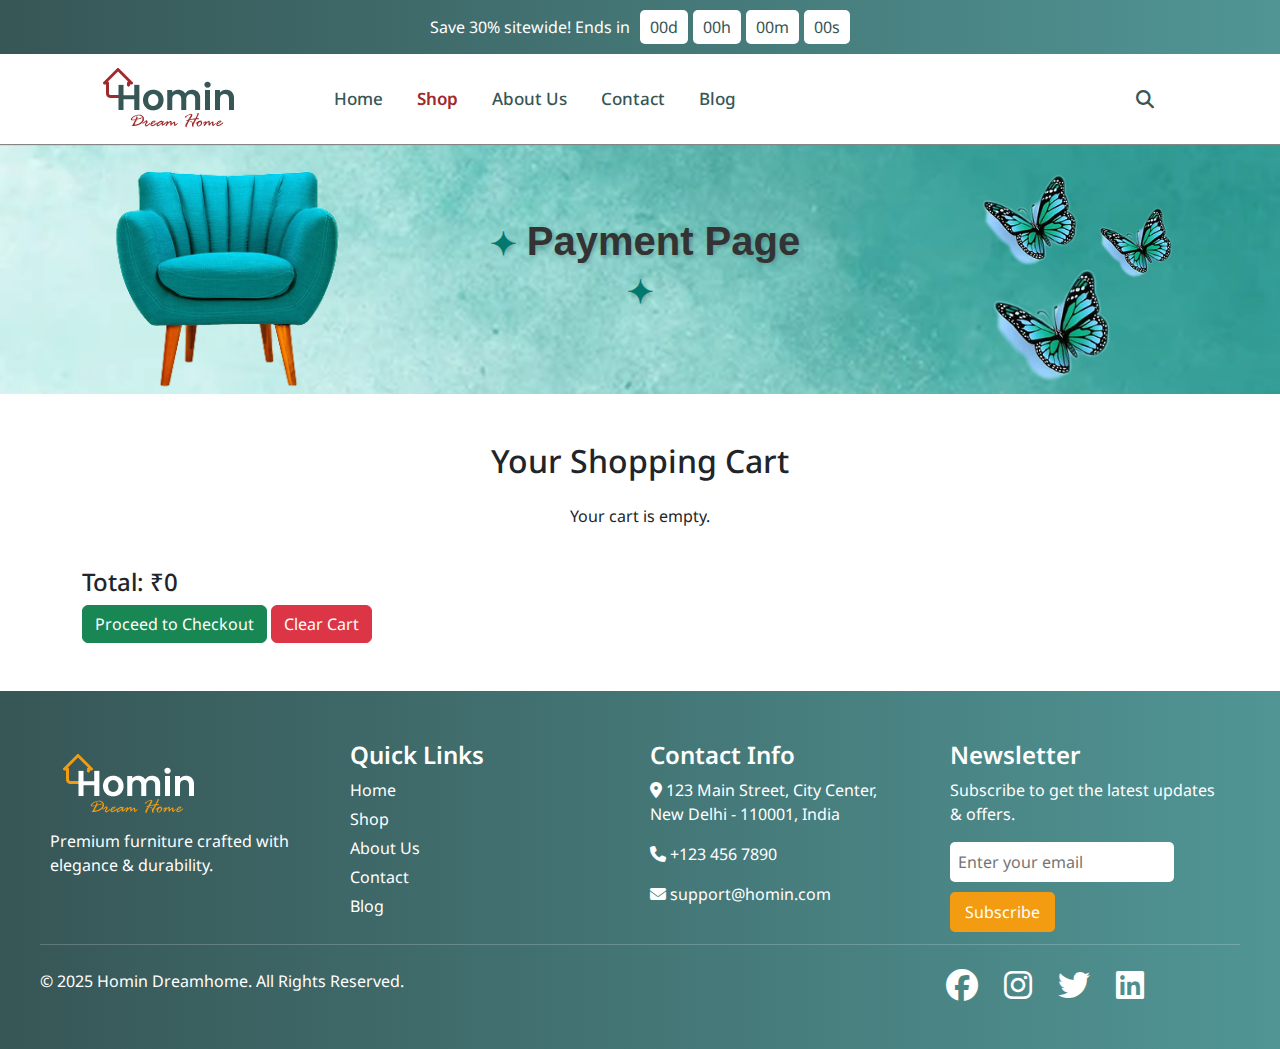
<file: cart.html>
<!DOCTYPE html>
<html lang="en">
  <head>
      <meta charset="UTF-8">
      <meta http-equiv="X-UA-Compatible" content="IE=edge">
      <meta name="viewport" content="width=device-width, initial-scale=1.0">
      <title>Furniture Webiste</title>
      <link rel="stylesheet" href="css/bootstrap.min.css">
      <script src="js/bootstrap.bundle.min.js"></script>
      <link rel="preconnect" href="https://fonts.googleapis.com">
  <link rel="preconnect" href="https://fonts.gstatic.com" crossorigin>
  <link href="https://fonts.googleapis.com/css2?family=DM+Sans:ital,opsz,wght@0,9..40,100..1000;1,9..40,100..1000&family=Noto+Sans:ital,wght@0,100..900;1,100..900&family=Open+Sans:ital,wght@0,300..800;1,300..800&family=Roboto:ital,wght@0,100;0,300;0,400;0,500;0,700;0,900;1,100;1,300;1,400;1,500;1,700;1,900&display=swap" rel="stylesheet">
      <!-- Style Css Link -->
      <link rel="stylesheet" href="style.css">
      <link rel="stylesheet" href="pages.css">
      <!-- Style Css Link -->
      <!---Swiper link-->
      <link rel="stylesheet" href="https://cdn.jsdelivr.net/npm/swiper@11/swiper-bundle.min.css"/>
      <!---Swiper link-->
      <!-- Font Awesome Cdn -->
      <link rel="stylesheet" href="https://cdnjs.cloudflare.com/ajax/libs/font-awesome/6.4.0/css/all.min.css">
      <!-- Font Awesome Cdn -->
  
  </head>
  <body>
  
      <!-- Header Start -->
      <header class="header">
        <div>
          <div class="countdown-banner">
              <p>Save 30% sitewide! Ends in</p>
              <div class="countdown">
                <div class="time-box"><span id="days">00</span>d</div>
                <div class="time-box"><span id="hours">00</span>h</div>
                <div class="time-box"><span id="minutes">00</span>m</div>
                <div class="time-box"><span id="seconds">00</span>s</div>
              </div>
            </div>
            <script src="script.js"></script>
      </div>
        <nav>
          <input type="checkbox" id="show-search">
          <input type="checkbox" id="show-menu">
          <label for="show-menu" class="menu-icon"><i class="fas fa-bars"></i></label>
          <div class="content">
            <div class="logo"><a href="index.html"><img src="assets/logo4.png" alt="" class="w-90"></a></div>
            <ul class="nav links">
              <li class="nav-item">
                <a class="nav-link" href="index.html">Home</a>
              </li>
              <li class="nav-item">
                <a class="nav-link active" aria-current="page" href="Shop.html"><span class="first">Shop</span></a>
              </li>
              <li class="nav-item">
                <a class="nav-link" href="About.html">About Us</a>
              </li>
              <li class="nav-item">
                <a class="nav-link" href="Contact.html">Contact</a>
              </li>
              <li class="nav-item">
                <a class="nav-link" href="Blog.html">Blog</a>
              </li>
            </ul>
            </div>
              <label for="show-search" class="search-icon"><i class="fas fa-search"></i></label>
              <form action="#" class="search-box">
                  <input type="text" placeholder="Search" required>
                  <button type="submit" class="go-icon"><i class="fas fa-long-arrow-alt-right"></i></button>
              </form>
        </nav>
      </header>
      <!-- Header End -->
       <!---banner start-->
       <section class="container-fluid banner2">
        <div class="row container ">
          <div class="col-md-4 chair ">
            <img src="assets/bannerchair.png" />
          </div>
          <div class="col-md-4">
            <h1>Payment Page</h1>
          </div>
          <div class="col-md-4 butterflies">
            <img src="assets/butterflies.png" />
          </div>
         </div>
       </section>
       <!---banner end-->
       <!-- Cart Section -->
       <section class="container my-5">
        <h2 class="text-center mb-4">Your Shopping Cart</h2>
        <div id="cartItems" class="row"></div>

        <!-- Total Price and Checkout -->
        <div class="cart-footer mt-4">
            <h4>Total: <span id="totalPrice">₹0</span></h4>
            <button class="btn btn-success" onclick="checkout()">Proceed to Checkout</button>
            <button class="btn btn-danger" onclick="clearCart()">Clear Cart</button>
        </div>
    </section>

       <!----Cart page end-->
       <!----Footer start---->
       <footer>
        <div class="footer-container">
          <div class="footer-branding">
            <div class="logo"><a href="index.html"><img src="assets/foot logo.png" alt="" class="w-90"></a></div>
            <p>Premium furniture crafted with elegance & durability.</p>
          </div>
      
          <div class="footer-links">
            <h3>Quick Links</h3>
            <ul>
              <li><a href="index.html">Home</a></li>
              <li><a href="Shop.html">Shop</a></li>
              <li><a href="About.html">About Us</a></li>
              <li><a href="Contact.html">Contact</a></li>
              <li><a href="Blog.html">Blog</a></li>
            </ul>
          </div>
      
          <div class="footer-contact">
            <h3>Contact Info</h3>
            <p><i class="fa-solid fa-location-dot"></i> 123 Main Street, City Center,<br> New Delhi - 110001, India</p>
            <p><a href="#" class="text"><i class="fa-solid fa-phone"></i> +123 456 7890</a></p>
            <p><a href="#" class=" text"><i class="fa-solid fa-envelope"></i> support@homin.com</a></p>
          </div>
      
          <div class="footer-newsletter">
            <h3>Newsletter</h3>
            <p>Subscribe to get the latest updates & offers.</p>
            <input type="email" placeholder="Enter your email">
            <button><a href="#" class="">Subscribe</a></button>
          </div>
        </div>
        <div class="footer-bottom">
          <p class="pt-1">&copy; 2025 Homin Dreamhome. All Rights Reserved.</p>
          <div class="footer-social me-5 pe-5">
            <a href="#" class=" text"><i class="fa-brands fa-facebook fs-2 me-3"></i></a>
            <a href="#" class=" text"><i class="fa-brands fa-instagram fs-2 me-3"></i></a>
            <a href="#" class=" text"><i class="fa-brands fa-twitter fs-2 me-3"></i></a>
            <a href="#" class=" text"><i class="fa-brands fa-linkedin fs-2"></i></a>
          </div>
        </div>
      </footer>
      
        <!---Footer end-->
        <script src="cart.js"></script>
        </body>
        </html>
</file>
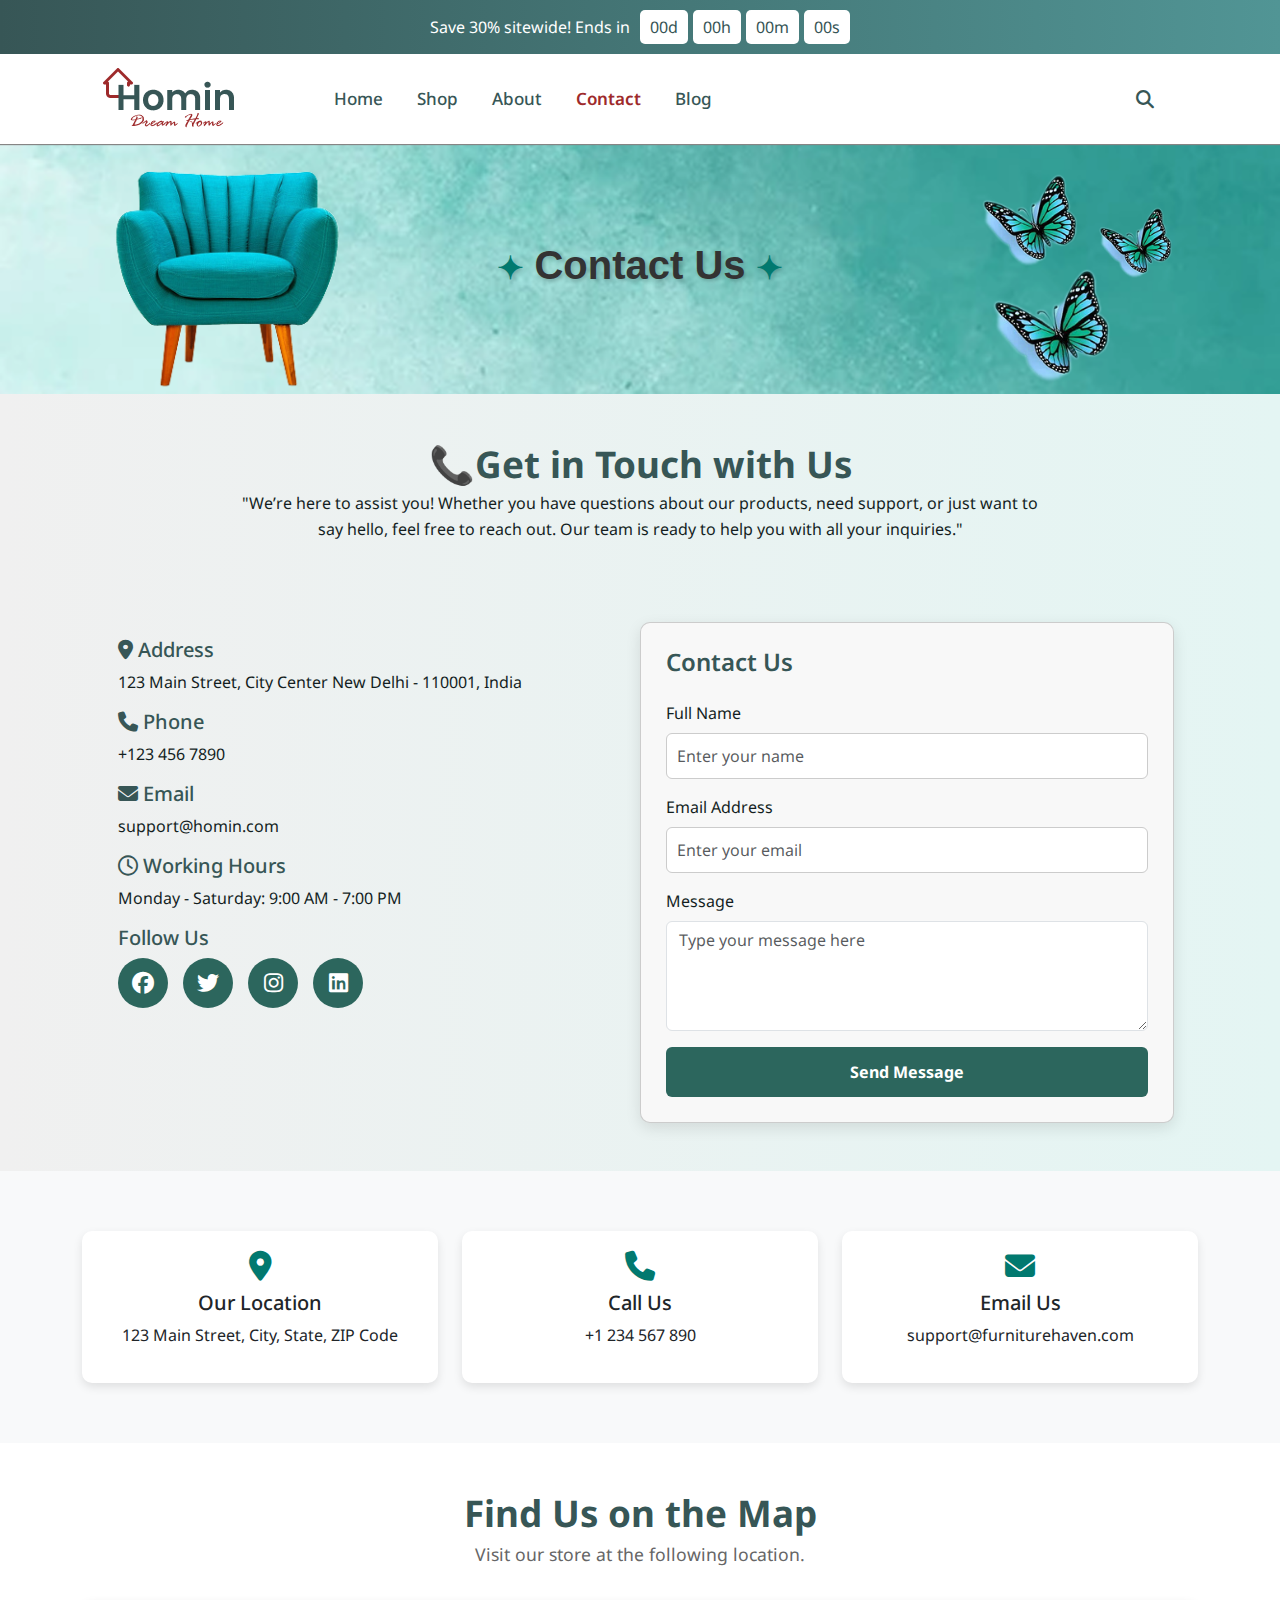
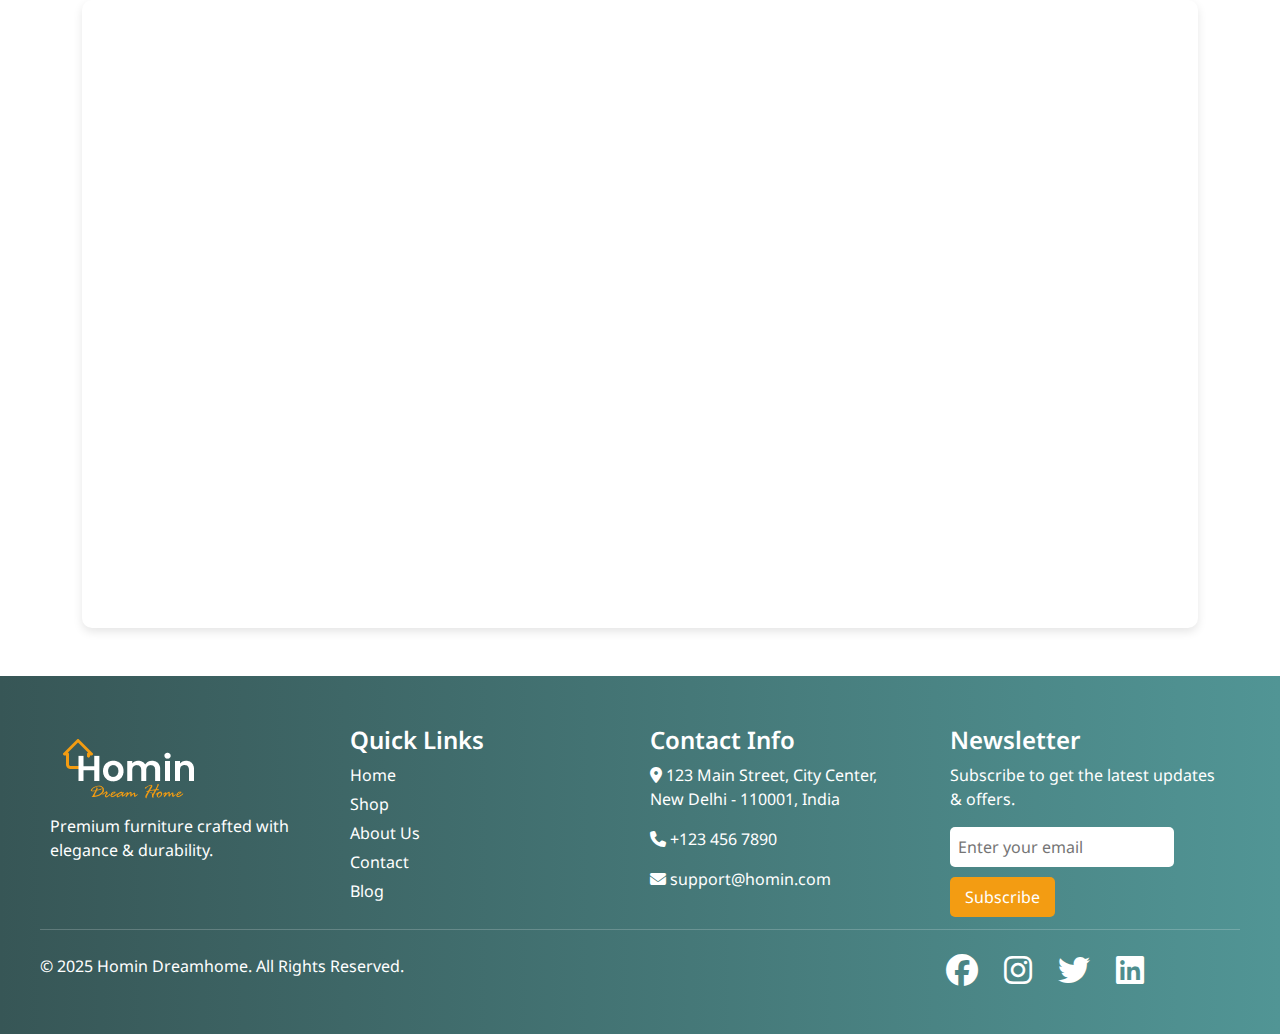
<file: Contact.html>
<!DOCTYPE html>
<html lang="en">
<head>
    <meta charset="UTF-8">
    <meta http-equiv="X-UA-Compatible" content="IE=edge">
    <meta name="viewport" content="width=device-width, initial-scale=1.0">
    <title>Furniture Webiste</title>
    <link rel="stylesheet" href="css/bootstrap.min.css">
    <script src="js/bootstrap.bundle.min.js"></script>
    <link rel="preconnect" href="https://fonts.googleapis.com">
<link rel="preconnect" href="https://fonts.gstatic.com" crossorigin>
<link href="https://fonts.googleapis.com/css2?family=DM+Sans:ital,opsz,wght@0,9..40,100..1000;1,9..40,100..1000&family=Noto+Sans:ital,wght@0,100..900;1,100..900&family=Open+Sans:ital,wght@0,300..800;1,300..800&family=Roboto:ital,wght@0,100;0,300;0,400;0,500;0,700;0,900;1,100;1,300;1,400;1,500;1,700;1,900&display=swap" rel="stylesheet">
    <!-- Style Css Link -->
    <link rel="stylesheet" href="style.css">
    <link rel="stylesheet" href="pages.css">
    <!-- Style Css Link -->
    <!---Swiper link-->
    <link rel="stylesheet" href="https://cdn.jsdelivr.net/npm/swiper@11/swiper-bundle.min.css"/>
    <!---Swiper link-->
    <!-- Font Awesome Cdn -->
    <link rel="stylesheet" href="https://cdnjs.cloudflare.com/ajax/libs/font-awesome/6.4.0/css/all.min.css">
    <!-- Font Awesome Cdn -->

</head>
<body>

    <!-- Header Start -->
    <header class="header">
      <div>
        <div class="countdown-banner">
            <p>Save 30% sitewide! Ends in</p>
            <div class="countdown">
              <div class="time-box"><span id="days">00</span>d</div>
              <div class="time-box"><span id="hours">00</span>h</div>
              <div class="time-box"><span id="minutes">00</span>m</div>
              <div class="time-box"><span id="seconds">00</span>s</div>
            </div>
          </div>
          <script src="script.js"></script>
    </div>
      <nav>
        <input type="checkbox" id="show-search">
        <input type="checkbox" id="show-menu">
        <label for="show-menu" class="menu-icon"><i class="fas fa-bars"></i></label>
        <div class="content">
          <div class="logo"><a href="index.html"><img src="assets/logo4.png" alt="" class="w-90"></a></div>
          <ul class="nav links">
            <li class="nav-item">
              <a class="nav-link" href="index.html">Home</a>
            </li>
            <li class="nav-item">
              <a class="nav-link" href="Shop.html">Shop</a>
            </li>
            <li class="nav-item">
              <a class="nav-link" href="About.html">About</a>
            </li>
            <li class="nav-item">
              <a class="nav-link active" aria-current="page" href="Contact.html"><span class="first">Contact</span></a>
            </li>
            <li class="nav-item">
              <a class="nav-link" href="Blog.html">Blog</a>
            </li>
          </ul>
          </div>
            <label for="show-search" class="search-icon"><i class="fas fa-search"></i></label>
            <form action="#" class="search-box">
                <input type="text" placeholder="Search" required>
                <button type="submit" class="go-icon"><i class="fas fa-long-arrow-alt-right"></i></button>
            </form>
      </nav>
    </header>
    <!-- Header End -->
     <!---banner start-->
     <section class="container-fluid banner2">
      <div class="row container ">
        <div class="col-md-4 chair ">
          <img src="assets/bannerchair.png" />
        </div>
        <div class="col-md-4">
          <h1>Contact Us</h1>
        </div>
        <div class="col-md-4 butterflies">
          <img src="assets/butterflies.png" />
        </div>
       </div>
     </section>
     <!---banner end-->

     <section class="container-fluid Contact ">
      <div class="container p-5">
          <div class="main-section">
            <h2 class="main-heading">📞Get in Touch with Us</h2>
            <p class="main-description">
              "We’re here to assist you! Whether you have questions about our products, need support, or just want to say hello, feel free to reach out. Our team is ready to help you with all your inquiries."
            </p>
        </div>
          <div class="row pt-5">
            <div class="col-md-6 contact-info pt-3">
              <h5><i class="fa-solid fa-location-dot"></i> Address</h5>
              <p>123 Main Street, City Center New Delhi - 110001, India</p>
              <h5><i class="fa fa-phone" aria-hidden="true"></i> Phone</h5>
              <p><a href="#" class="text">+123 456 7890</a></p>
              <h5><i class="fa fa-envelope" aria-hidden="true"></i> Email</h5>
              <p><a href="#" class=" text">support@homin.com</a></p>
              <h5><i class="fa-regular fa-clock"></i> Working Hours</h5>
              <p>Monday - Saturday: 9:00 AM - 7:00 PM</p>
              <h5>Follow Us</h5>
              <div class="d-flex social-icons">
                <a href="#" target="_blank"><i class="fa-brands fa-facebook"></i></a>
                <a href="#" target="_blank"><i class="fa-brands fa-twitter"></i></a>
                <a href="#" target="_blank"><i class="fa-brands fa-instagram"></i></a>
                <a href="#" target="_blank"><i class="fa-brands fa-linkedin"></i></a>
            </div>
            </div>
            <div class="col-md-6 card  ">
                <h2 class="mb-4">Contact Us</h2>
                <form class="">
                    <div class="mb-3">
                        <label for="name" class="form-label">Full Name</label>
                        <input type="text" class="form-control" id="name" placeholder="Enter your name" required>
                    </div>
                    <div class="mb-3">
                        <label for="email" class="form-label">Email Address</label>
                        <input type="email" class="form-control" id="email" placeholder="Enter your email" required>
                    </div>
                    <div class="mb-3">
                        <label for="message" class="form-label">Message</label>
                        <textarea class="form-control" id="message" rows="4" placeholder="Type your message here" required></textarea>
                    </div>
                    <button type="submit" class="btn  w-100">Send Message</button>
                </form>
            </div>
        </div>
      </div>
     </section>
      <!---Contact end-->
<!-- Contact Section -->
<section class="contact-section">
  <div class="container">
      <div class="row text-center">
          <div class="col-md-4">
              <div class="contact-box">
                <i class="fa-solid fa-location-dot"></i>
                  <h5>Our Location</h5>
                  <p>123 Main Street, City, State, ZIP Code</p>
              </div>
          </div>
          <div class="col-md-4">
              <div class="contact-box">
                <i class="fa-solid fa-phone"></i>
                  <h5>Call Us</h5>
                  <p>+1 234 567 890</p>
              </div>
          </div>
          <div class="col-md-4">
              <div class="contact-box">
                <i class="fa-solid fa-envelope"></i>
                  <h5>Email Us</h5>
                  <p>support@furniturehaven.com</p>
              </div>
          </div>
      </div>
  </div>
</section>
  <!-- Google Map Section -->
<section class="container my-5">
  <div class="main-section">
    <h2 class="main-heading">Find Us on the Map</h2>
    <p class="main-description">
      Visit our store at the following location.
    </p>
</div>
  <div class="map-container ratio ratio-16x9">
      <iframe 
          src="https://www.google.com/maps/embed?pb=!1m18!1m12!1m3!1d3151.8354345093705!2d144.9537353153128!3d-37.81720997975137!2m3!1f0!2f0!3f0!3m2!1i1024!2i768!4f13.1!3m3!1m2!1s0x6ad65d5df2bdf97b%3A0x5045675218ce6e0!2sVictoria%2C%20Australia!5e0!3m2!1sen!2sus!4v1610971913214!5m2!1sen!2sus"
          style="border:0;" allowfullscreen loading="lazy">
      </iframe>
  </div>
</section>

     <!---Footer start-->
   <footer>
    <div class="footer-container">
      <div class="footer-branding">
        <div class="logo"><a href="index.html"><img src="assets/foot logo.png" alt="" class="w-90"></a></div>
        <p>Premium furniture crafted with elegance & durability.</p>
      </div>
  
      <div class="footer-links">
        <h3>Quick Links</h3>
        <ul>
          <li><a href="index.html">Home</a></li>
          <li><a href="Shop.html">Shop</a></li>
          <li><a href="About.html">About Us</a></li>
          <li><a href="Contact.html">Contact</a></li>
          <li><a href="Blog.html">Blog</a></li>
        </ul>
      </div>
  
      <div class="footer-contact">
        <h3>Contact Info</h3>
        <p><i class="fa-solid fa-location-dot"></i> 123 Main Street, City Center,<br> New Delhi - 110001, India</p>
        <p><a href="#" class="text"><i class="fa-solid fa-phone"></i> +123 456 7890</a></p>
        <p><a href="#" class=" text"><i class="fa-solid fa-envelope"></i> support@homin.com</a></p>
      </div>
  
      <div class="footer-newsletter">
        <h3>Newsletter</h3>
        <p>Subscribe to get the latest updates & offers.</p>
        <input type="email" placeholder="Enter your email">
        <button><a href="#" class="">Subscribe</a></button>
      </div>
    </div>
    <div class="footer-bottom">
      <p class="pt-1">&copy; 2025 Homin Dreamhome. All Rights Reserved.</p>
      <div class="footer-social me-5 pe-5">
        <a href="#" class=" text"><i class="fa-brands fa-facebook fs-2 me-3"></i></a>
        <a href="#" class=" text"><i class="fa-brands fa-instagram fs-2 me-3"></i></a>
        <a href="#" class=" text"><i class="fa-brands fa-twitter fs-2 me-3"></i></a>
        <a href="#" class=" text"><i class="fa-brands fa-linkedin fs-2"></i></a>
      </div>
    </div>
  </footer>
  
    <!---Footer end-->
     </body>
     </html>
</file>
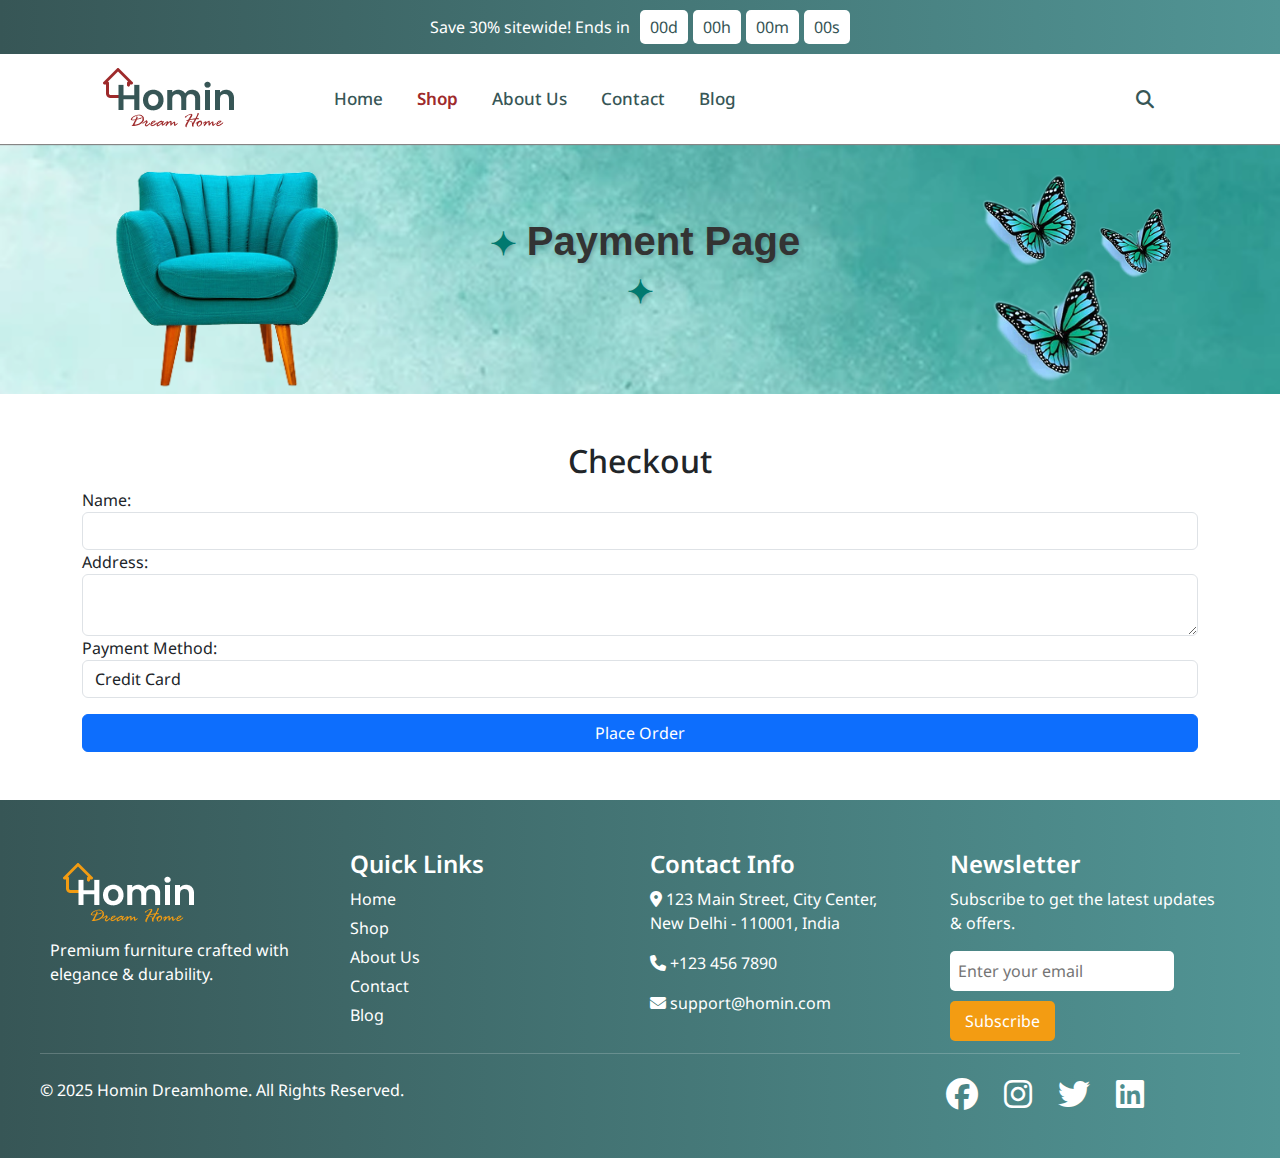
<file: Payment.html>
<!DOCTYPE html>
<html lang="en">
  <head>
      <meta charset="UTF-8">
      <meta http-equiv="X-UA-Compatible" content="IE=edge">
      <meta name="viewport" content="width=device-width, initial-scale=1.0">
      <title>Furniture Webiste</title>
      <link rel="stylesheet" href="css/bootstrap.min.css">
      <script src="js/bootstrap.bundle.min.js"></script>
      <link rel="preconnect" href="https://fonts.googleapis.com">
  <link rel="preconnect" href="https://fonts.gstatic.com" crossorigin>
  <link href="https://fonts.googleapis.com/css2?family=DM+Sans:ital,opsz,wght@0,9..40,100..1000;1,9..40,100..1000&family=Noto+Sans:ital,wght@0,100..900;1,100..900&family=Open+Sans:ital,wght@0,300..800;1,300..800&family=Roboto:ital,wght@0,100;0,300;0,400;0,500;0,700;0,900;1,100;1,300;1,400;1,500;1,700;1,900&display=swap" rel="stylesheet">
      <!-- Style Css Link -->
      <link rel="stylesheet" href="style.css">
      <link rel="stylesheet" href="pages.css">
      <!-- Style Css Link -->
      <!---Swiper link-->
      <link rel="stylesheet" href="https://cdn.jsdelivr.net/npm/swiper@11/swiper-bundle.min.css"/>
      <!---Swiper link-->
      <!-- Font Awesome Cdn -->
      <link rel="stylesheet" href="https://cdnjs.cloudflare.com/ajax/libs/font-awesome/6.4.0/css/all.min.css">
      <!-- Font Awesome Cdn -->
  
  </head>
  <body>
  
      <!-- Header Start -->
      <header class="header">
        <div>
          <div class="countdown-banner">
              <p>Save 30% sitewide! Ends in</p>
              <div class="countdown">
                <div class="time-box"><span id="days">00</span>d</div>
                <div class="time-box"><span id="hours">00</span>h</div>
                <div class="time-box"><span id="minutes">00</span>m</div>
                <div class="time-box"><span id="seconds">00</span>s</div>
              </div>
            </div>
            <script src="script.js"></script>
      </div>
        <nav>
          <input type="checkbox" id="show-search">
          <input type="checkbox" id="show-menu">
          <label for="show-menu" class="menu-icon"><i class="fas fa-bars"></i></label>
          <div class="content">
            <div class="logo"><a href="index.html"><img src="assets/logo4.png" alt="" class="w-90"></a></div>
            <ul class="nav links">
              <li class="nav-item">
                <a class="nav-link" href="index.html">Home</a>
              </li>
              <li class="nav-item">
                <a class="nav-link active" aria-current="page" href="Shop.html"><span class="first">Shop</span></a>
              </li>
              <li class="nav-item">
                <a class="nav-link" href="About.html">About Us</a>
              </li>
              <li class="nav-item">
                <a class="nav-link" href="Contact.html">Contact</a>
              </li>
              <li class="nav-item">
                <a class="nav-link" href="Blog.html">Blog</a>
              </li>
            </ul>
            </div>
              <label for="show-search" class="search-icon"><i class="fas fa-search"></i></label>
              <form action="#" class="search-box">
                  <input type="text" placeholder="Search" required>
                  <button type="submit" class="go-icon"><i class="fas fa-long-arrow-alt-right"></i></button>
              </form>
        </nav>
      </header>
      <!-- Header End -->
       <!---banner start-->
       <section class="container-fluid banner2">
        <div class="row container ">
          <div class="col-md-4 chair ">
            <img src="assets/bannerchair.png" />
          </div>
          <div class="col-md-4">
            <h1>Payment Page</h1>
          </div>
          <div class="col-md-4 butterflies">
            <img src="assets/butterflies.png" />
          </div>
         </div>
       </section>
       <!---banner end-->
       <!-- Cart Section -->
       <div class="container my-5">
        <h2 class="text-center">Checkout</h2>
        <form>
            <label>Name:</label>
            <input type="text" class="form-control" required>

            <label>Address:</label>
            <textarea class="form-control" required></textarea>

            <label>Payment Method:</label>
            <select class="form-control">
                <option>Credit Card</option>
                <option>Debit Card</option>
                <option>UPI</option>
                <option>Cash on Delivery</option>
            </select>

            <button type="submit" class="btn btn-primary mt-3 w-100">Place Order</button>
        </form>
    </div>

       <!----Cart page end-->
       <!----Footer start---->
       <footer>
        <div class="footer-container">
          <div class="footer-branding">
            <div class="logo"><a href="index.html"><img src="assets/foot logo.png" alt="" class="w-90"></a></div>
            <p>Premium furniture crafted with elegance & durability.</p>
          </div>
      
          <div class="footer-links">
            <h3>Quick Links</h3>
            <ul>
              <li><a href="index.html">Home</a></li>
              <li><a href="Shop.html">Shop</a></li>
              <li><a href="About.html">About Us</a></li>
              <li><a href="Contact.html">Contact</a></li>
              <li><a href="Blog.html">Blog</a></li>
            </ul>
          </div>
      
          <div class="footer-contact">
            <h3>Contact Info</h3>
            <p><i class="fa-solid fa-location-dot"></i> 123 Main Street, City Center,<br> New Delhi - 110001, India</p>
            <p><a href="#" class="text"><i class="fa-solid fa-phone"></i> +123 456 7890</a></p>
            <p><a href="#" class=" text"><i class="fa-solid fa-envelope"></i> support@homin.com</a></p>
          </div>
      
          <div class="footer-newsletter">
            <h3>Newsletter</h3>
            <p>Subscribe to get the latest updates & offers.</p>
            <input type="email" placeholder="Enter your email">
            <button><a href="#" class="">Subscribe</a></button>
          </div>
        </div>
        <div class="footer-bottom">
          <p class="pt-1">&copy; 2025 Homin Dreamhome. All Rights Reserved.</p>
          <div class="footer-social me-5 pe-5">
            <a href="#" class=" text"><i class="fa-brands fa-facebook fs-2 me-3"></i></a>
            <a href="#" class=" text"><i class="fa-brands fa-instagram fs-2 me-3"></i></a>
            <a href="#" class=" text"><i class="fa-brands fa-twitter fs-2 me-3"></i></a>
            <a href="#" class=" text"><i class="fa-brands fa-linkedin fs-2"></i></a>
          </div>
        </div>
      </footer>
      
        <!---Footer end-->
        <script src="cart.js"></script>
        </body>
        </html>
</file>
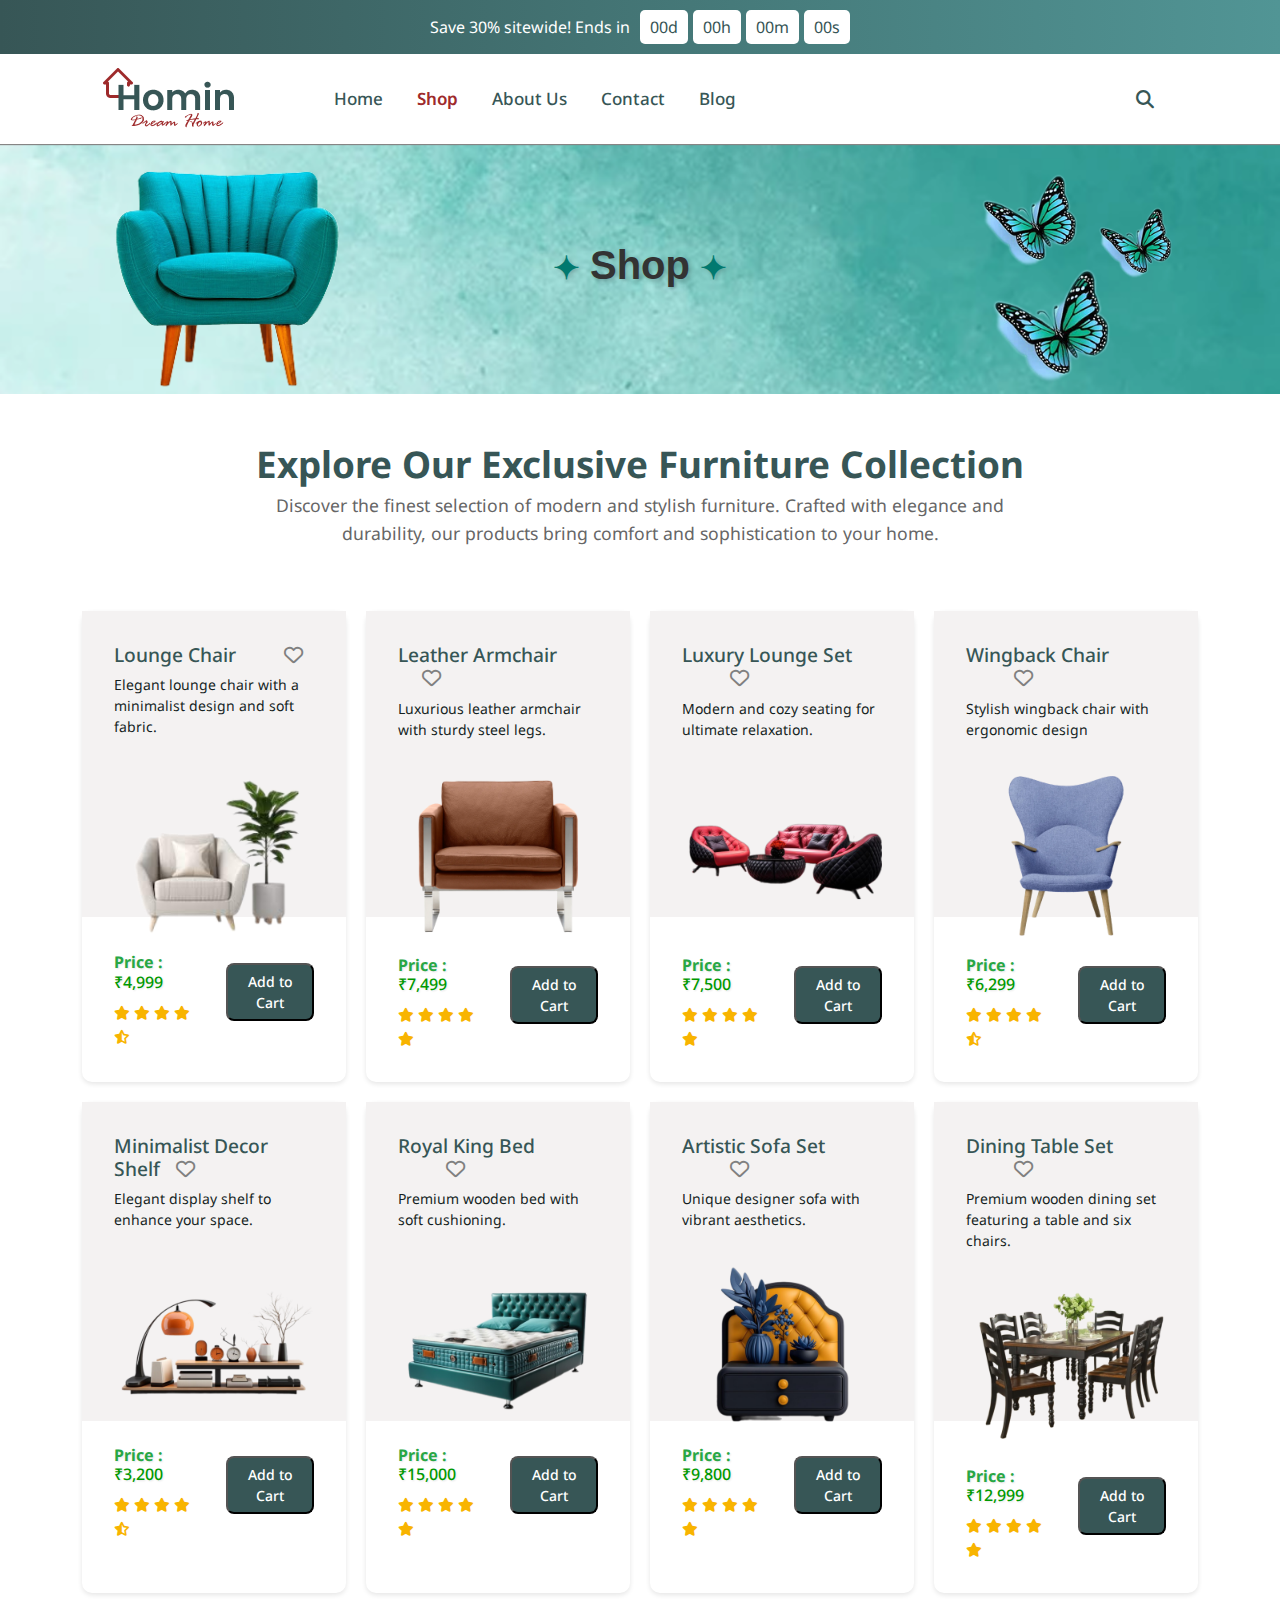
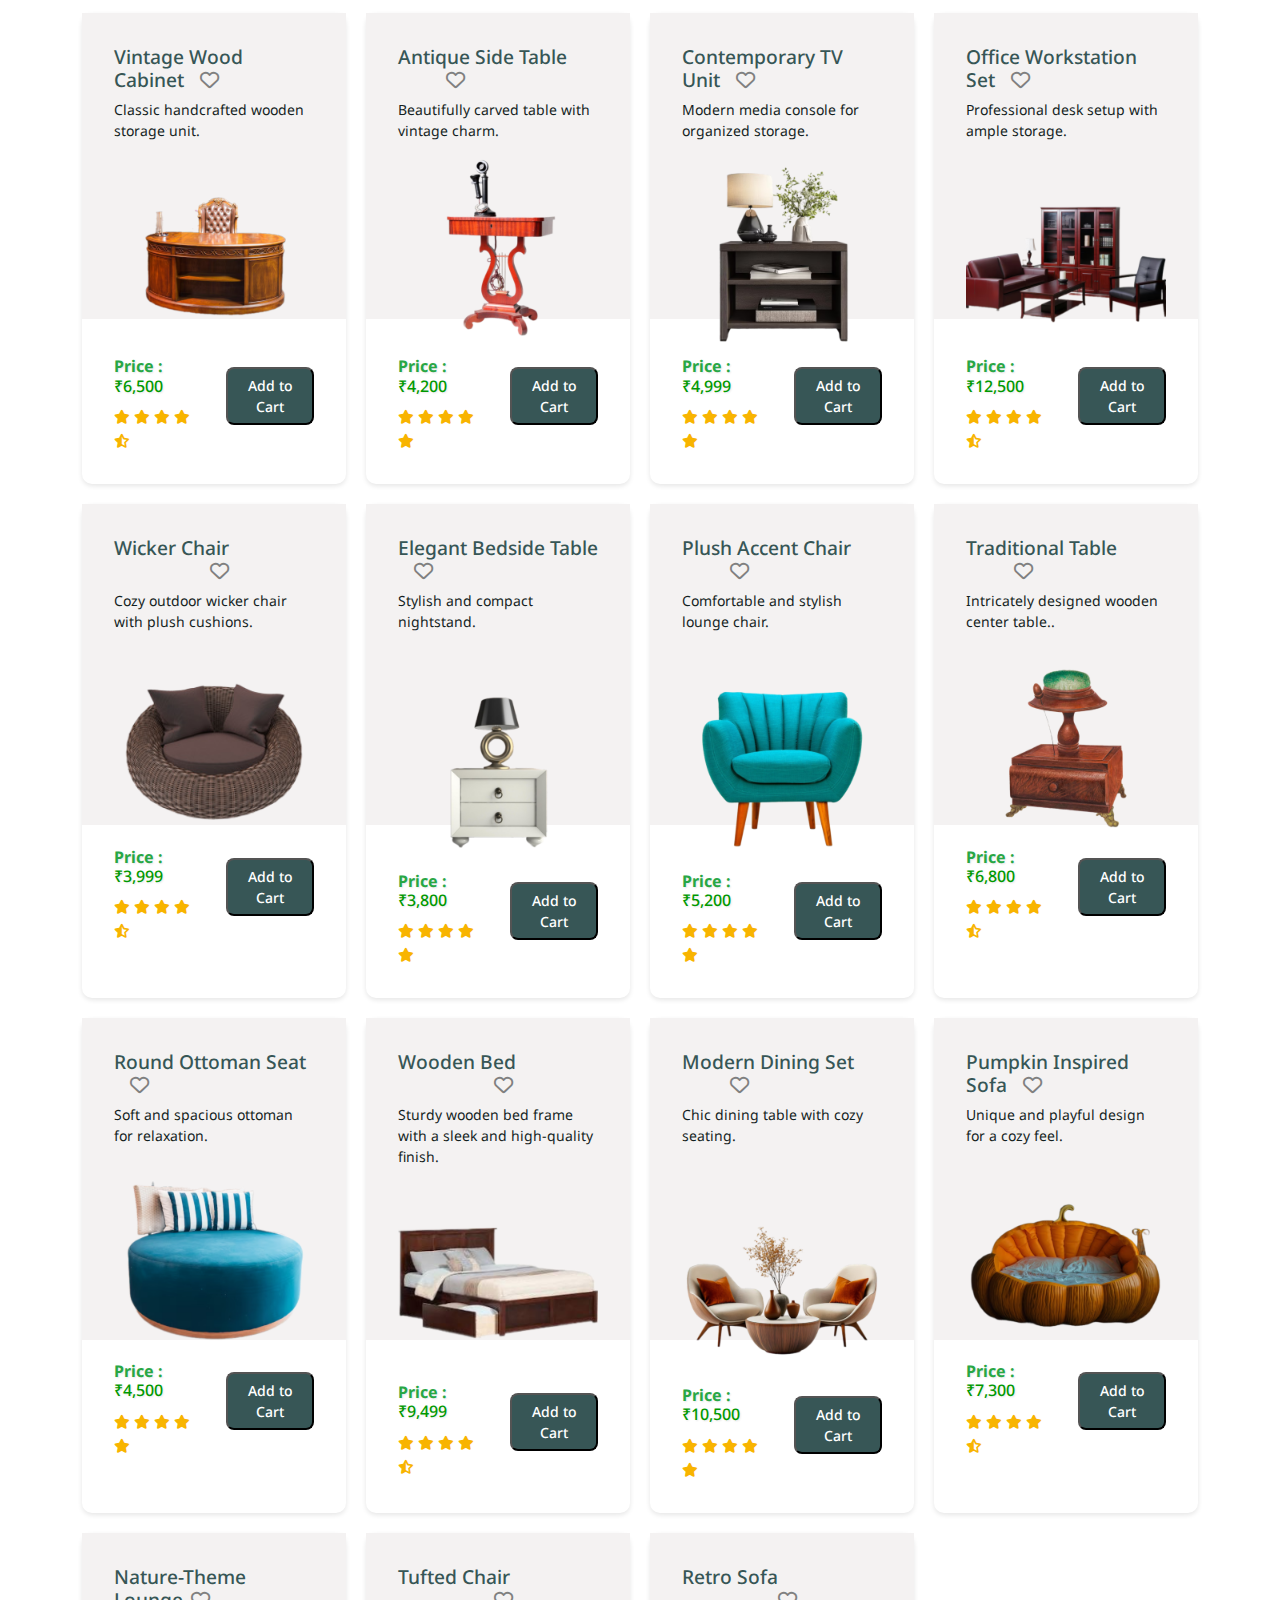
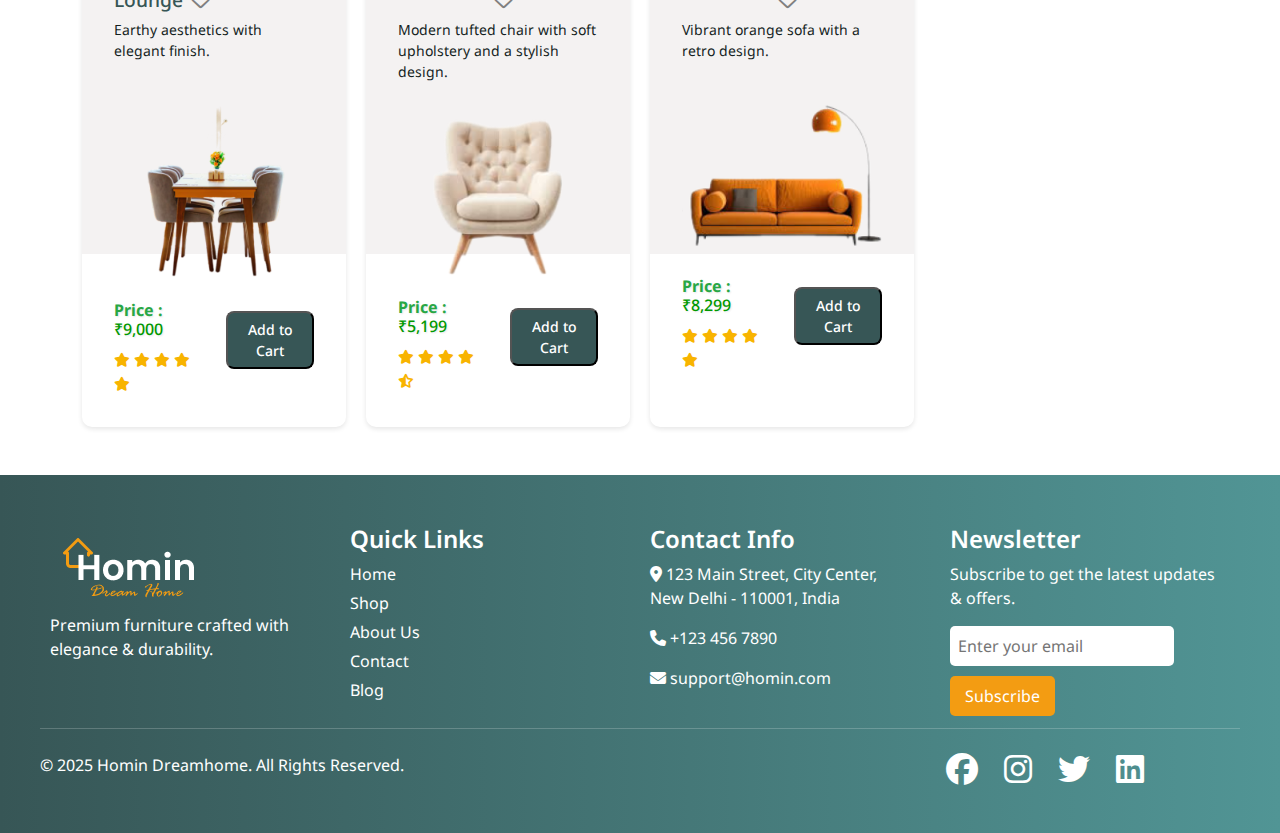
<file: Shop.html>
<!DOCTYPE html>
<html lang="en">
<head>
    <meta charset="UTF-8">
    <meta http-equiv="X-UA-Compatible" content="IE=edge">
    <meta name="viewport" content="width=device-width, initial-scale=1.0">
    <title>Furniture Webiste</title>
    <link rel="stylesheet" href="css/bootstrap.min.css">
    <script src="js/bootstrap.bundle.min.js"></script>
    <link rel="preconnect" href="https://fonts.googleapis.com">
<link rel="preconnect" href="https://fonts.gstatic.com" crossorigin>
<link href="https://fonts.googleapis.com/css2?family=DM+Sans:ital,opsz,wght@0,9..40,100..1000;1,9..40,100..1000&family=Noto+Sans:ital,wght@0,100..900;1,100..900&family=Open+Sans:ital,wght@0,300..800;1,300..800&family=Roboto:ital,wght@0,100;0,300;0,400;0,500;0,700;0,900;1,100;1,300;1,400;1,500;1,700;1,900&display=swap" rel="stylesheet">
    <!-- Style Css Link -->
    <link rel="stylesheet" href="style.css">
    <link rel="stylesheet" href="pages.css">
    <!-- Style Css Link -->
    <!---Swiper link-->
    <link rel="stylesheet" href="https://cdn.jsdelivr.net/npm/swiper@11/swiper-bundle.min.css"/>
    <!---Swiper link-->
    <!-- Font Awesome Cdn -->
    <link rel="stylesheet" href="https://cdnjs.cloudflare.com/ajax/libs/font-awesome/6.4.0/css/all.min.css">
    <!-- Font Awesome Cdn -->

</head>
<body>

    <!-- Header Start -->
    <header class="header">
      <div>
        <div class="countdown-banner">
            <p>Save 30% sitewide! Ends in</p>
            <div class="countdown">
              <div class="time-box"><span id="days">00</span>d</div>
              <div class="time-box"><span id="hours">00</span>h</div>
              <div class="time-box"><span id="minutes">00</span>m</div>
              <div class="time-box"><span id="seconds">00</span>s</div>
            </div>
          </div>
          <script src="script.js"></script>
    </div>
      <nav>
        <input type="checkbox" id="show-search">
        <input type="checkbox" id="show-menu">
        <label for="show-menu" class="menu-icon"><i class="fas fa-bars"></i></label>
        <div class="content">
          <div class="logo"><a href="index.html"><img src="assets/logo4.png" alt="" class="w-90"></a></div>
          <ul class="nav links">
            <li class="nav-item">
              <a class="nav-link" href="index.html">Home</a>
            </li>
            <li class="nav-item">
              <a class="nav-link active" aria-current="page" href="Shop.html"><span class="first">Shop</span></a>
            </li>
            <li class="nav-item">
              <a class="nav-link" href="About.html">About Us</a>
            </li>
            <li class="nav-item">
              <a class="nav-link" href="Contact.html">Contact</a>
            </li>
            <li class="nav-item">
              <a class="nav-link" href="Blog.html">Blog</a>
            </li>
          </ul>
          </div>
            <label for="show-search" class="search-icon"><i class="fas fa-search"></i></label>
            <form action="#" class="search-box">
                <input type="text" placeholder="Search" required>
                <button type="submit" class="go-icon"><i class="fas fa-long-arrow-alt-right"></i></button>
            </form>
      </nav>
    </header>
    <!-- Header End -->
     <!---banner start-->
     <section class="container-fluid banner2">
      <div class="row container ">
        <div class="col-md-4 chair ">
          <img src="assets/bannerchair.png" />
        </div>
        <div class="col-md-4">
          <h1>Shop</h1>
        </div>
        <div class="col-md-4 butterflies">
          <img src="assets/butterflies.png" />
        </div>
       </div>
     </section>
     <!---banner end-->
     <!--products start-->
     <section class="container product pt-5 pb-5">
      <div class="main-section">
        <h2 class="main-heading">Explore Our Exclusive Furniture Collection</h2>
        <p class="main-description">
            Discover the finest selection of modern and stylish furniture. 
            Crafted with elegance and durability, our products bring comfort and sophistication to your home.
        </p>
    </div>
    
      <div class="product-grid">
        <div class="product-card">
          <h4>Lounge Chair<span class="w-90 ps-5  heart"><i class="fa-regular fa-heart"></i></span></h4>
          <p>Elegant lounge chair with a minimalist design and soft fabric.</p>
          <img src="assets/chair1.png" alt="" srcset="">
          <div class="row">
            <div class="col-6">
              <h6>Price : <span class="price"> ₹4,999</span></h6>
          <div class="star">
            <i class="fa-solid fa-star"></i>
            <i class="fa-solid fa-star"></i>
            <i class="fa-solid fa-star"></i>
            <i class="fa-solid fa-star "></i>
            <i class="fa-solid fa-star-half-stroke"></i>
          </div>
            </div>
            <div class="col-6">
              <a href="productdetails.html?id=1"><button>Add to Cart</button></a>
            </div>
          </div>
        </div>
        <div class="product-card">
          <h4>Leather Armchair<span class="w-90 ps-4  heart"><i class="fa-regular fa-heart"></i></span></h4>
          <p>Luxurious leather armchair with sturdy steel legs.</p>
          <img src="assets/5.png" alt="" srcset="">
          <div class="row">
            <div class="col-6">
              <h6>Price : <span class="price"> ₹7,499</span></h6>
          <div class="star">
            <i class="fa-solid fa-star"></i>
            <i class="fa-solid fa-star"></i>
            <i class="fa-solid fa-star"></i>
            <i class="fa-solid fa-star "></i>
            <i class="fa-solid fa-star "></i>
          </div>
            </div>
            <div class="col-6">
              <a href="productdetails.html?id=2"><button>Add to Cart</button></a>
            </div>
          </div>
        </div>
        <div class="product-card">
          <h4>Luxury Lounge Set<span class="w-90 ps-5  heart"><i class="fa-regular fa-heart"></i></span></h4>
          <p>Modern and cozy seating for ultimate relaxation.</p>
          <img src="assets/shop1.png" alt="" srcset="">
          <div class="row">
            <div class="col-6">
              <h6>Price : <span class="price"> ₹7,500</span></h6>
          <div class="star">
            <i class="fa-solid fa-star"></i>
            <i class="fa-solid fa-star"></i>
            <i class="fa-solid fa-star"></i>
            <i class="fa-solid fa-star "></i>
            <i class="fa-solid fa-star "></i>
          </div>
            </div>
            <div class="col-6">
              <a href="productdetails.html?id=3"><button>Add to Cart</button></a>
            </div>
          </div>
        </div>
        <div class="product-card">
          <h4>Wingback Chair<span class="w-90 ps-5 heart"><i class="fa-regular fa-heart"></i></span></h4>
          <p> Stylish wingback chair with ergonomic design</p>
          <img src="assets/2.png" alt="" srcset="">
          <div class="row">
            <div class="col-6">
              <h6>Price : <span class="price"> ₹6,299</span></h6>
          <div class="star">
            <i class="fa-solid fa-star"></i>
            <i class="fa-solid fa-star"></i>
            <i class="fa-solid fa-star"></i>
            <i class="fa-solid fa-star "></i>
            <i class="fa-solid fa-star-half-stroke"></i>
          </div>
            </div>
            <div class="col-6">
              <a href="productdetails.html?id=4"><button>Add to Cart</button></a>
            </div>
          </div>
        </div>
        <div class="product-card">
          <h4>Minimalist Decor Shelf<span class="w-90 ps-3  heart"><i class="fa-regular fa-heart"></i></span></h4>
          <p>Elegant display shelf to enhance your space.</p>
          <img src="assets/shop2.png" alt="" srcset="">
          <div class="row">
            <div class="col-6">
              <h6>Price : <span class="price"> ₹3,200</span></h6>
          <div class="star">
            <i class="fa-solid fa-star"></i>
            <i class="fa-solid fa-star"></i>
            <i class="fa-solid fa-star"></i>
            <i class="fa-solid fa-star "></i>
            <i class="fa-solid fa-star-half-stroke"></i>
          </div>
            </div>
            <div class="col-6">
              <a href="productdetails.html?id=5"><button>Add to Cart</button></a>
            </div>
          </div>
        </div>
        <div class="product-card">
          <h4>Royal King Bed<span class="w-90 ps-5  heart"><i class="fa-regular fa-heart"></i></span></h4>
          <p>Premium wooden bed with soft cushioning.</p>
          <img src="assets/shop3.png" alt="" srcset="">
          <div class="row">
            <div class="col-6">
              <h6>Price :<span class="price">₹15,000</span></h6>
          <div class="star">
            <i class="fa-solid fa-star"></i>
            <i class="fa-solid fa-star"></i>
            <i class="fa-solid fa-star"></i>
            <i class="fa-solid fa-star "></i>
            <i class="fa-solid fa-star "></i>
          </div>
            </div>
            <div class="col-6">
              <a href="productdetails.html?id=6"><button>Add to Cart</button></a>
            </div>
          </div>
        </div>
        <div class="product-card">
          <h4>Artistic Sofa Set<span class="w-90 ps-5  heart"><i class="fa-regular fa-heart"></i></span></h4>
          <p>	Unique designer sofa with vibrant aesthetics.</p>
          <img src="assets/shop4.png" alt="" srcset="">
          <div class="row">
            <div class="col-6">
              <h6>Price : <span class="price"> ₹9,800</span></h6>
          <div class="star">
            <i class="fa-solid fa-star"></i>
            <i class="fa-solid fa-star"></i>
            <i class="fa-solid fa-star"></i>
            <i class="fa-solid fa-star "></i>
            <i class="fa-solid fa-star "></i>
          </div>
            </div>
            <div class="col-6">
              <a href="productdetails.html?id=7"><button>Add to Cart</button></a>
            </div>
          </div>
        </div>
        <div class="product-card">
          <h4>Dining Table Set<span class="w-90 ps-5  heart"><i class="fa-regular fa-heart"></i></span></h4>
          <p>Premium wooden dining set featuring a table and six chairs.</p>
          <img src="assets/dinning.png" alt="" srcset="">
          <div class="row">
            <div class="col-6">
              <h6>Price :<span class="price">₹12,999</span></h6>
          <div class="star">
            <i class="fa-solid fa-star"></i>
            <i class="fa-solid fa-star"></i>
            <i class="fa-solid fa-star"></i>
            <i class="fa-solid fa-star "></i>
            <i class="fa-solid fa-star "></i>
          </div>
            </div>
            <div class="col-6">
              <a href="productdetails.html?id=8"><button>Add to Cart</button></a>
            </div>
          </div>
        </div>
        <div class="product-card">
          <h4>Vintage Wood Cabinet<span class="w-90 ps-3  heart"><i class="fa-regular fa-heart"></i></span></h4>
          <p>Classic handcrafted wooden storage unit.</p>
          <img src="assets/shop5.png" alt="" srcset="">
          <div class="row">
            <div class="col-6">
              <h6>Price : <span class="price"> ₹6,500</span></h6>
          <div class="star">
            <i class="fa-solid fa-star"></i>
            <i class="fa-solid fa-star"></i>
            <i class="fa-solid fa-star"></i>
            <i class="fa-solid fa-star "></i>
            <i class="fa-solid fa-star-half-stroke"></i>
          </div>
            </div>
            <div class="col-6">
              <a href="productdetails.html?id=9"><button>Add to Cart</button></a>
            </div>
          </div>
        </div>
        <div class="product-card">
          <h4>Antique Side Table<span class="w-90 ps-5  heart"><i class="fa-regular fa-heart"></i></span></h4>
          <p>Beautifully carved table with vintage charm.</p>
          <img src="assets/shop6.png" alt="" srcset="">
          <div class="row">
            <div class="col-6">
              <h6>Price : <span class="price"> ₹4,200</span></h6>
          <div class="star">
            <i class="fa-solid fa-star"></i>
            <i class="fa-solid fa-star"></i>
            <i class="fa-solid fa-star"></i>
            <i class="fa-solid fa-star "></i>
            <i class="fa-solid fa-star "></i>
          </div>
            </div>
            <div class="col-6">
              <a href="productdetails.html?id=10"><button>Add to Cart</button></a>
            </div>
          </div>
        </div>
        <div class="product-card">
          <h4>Contemporary TV Unit<span class="w-90 ps-3  heart"><i class="fa-regular fa-heart"></i></span></h4>
          <p>Modern media console for organized storage.</p>
          <img src="assets/shop7.png" alt="" srcset="">
          <div class="row">
            <div class="col-6">
              <h6>Price : <span class="price"> ₹4,999</span></h6>
          <div class="star">
            <i class="fa-solid fa-star"></i>
            <i class="fa-solid fa-star"></i>
            <i class="fa-solid fa-star"></i>
            <i class="fa-solid fa-star "></i>
            <i class="fa-solid fa-star "></i>
          </div>
            </div>
            <div class="col-6">
              <a href="productdetails.html?id=11"><button>Add to Cart</button></a>
            </div>
          </div>
        </div>
        <div class="product-card">
          <h4>Office Workstation Set<span class="w-90 ps-3  heart"><i class="fa-regular fa-heart"></i></span></h4>
          <p>Professional desk setup with ample storage.</p>
          <img src="assets/shop8.png" alt="" srcset="">
          <div class="row">
            <div class="col-6">
              <h6>Price :<span class="price">₹12,500</span></h6>
          <div class="star">
            <i class="fa-solid fa-star"></i>
            <i class="fa-solid fa-star"></i>
            <i class="fa-solid fa-star"></i>
            <i class="fa-solid fa-star "></i>
            <i class="fa-solid fa-star-half-stroke"></i>
          </div>
            </div>
            <div class="col-6">
              <a href="productdetails.htm?id=12"><button>Add to Cart</button></a>
            </div>
          </div>
        </div>
        <div class="product-card">
          <h4>Wicker Chair<span class="w-90 ps-5 ms-5 heart"><i class="fa-regular fa-heart"></i></span></h4>
          <p>Cozy outdoor wicker chair with plush cushions.</p>
          <img src="assets/modernchair.png" alt="" srcset="">
          <div class="row">
            <div class="col-6">
              <h6>Price : <span class="price">₹3,999</span></h6>
          <div class="star">
            <i class="fa-solid fa-star"></i>
            <i class="fa-solid fa-star"></i>
            <i class="fa-solid fa-star"></i>
            <i class="fa-solid fa-star "></i>
            <i class="fa-solid fa-star-half-stroke"></i>
          </div>
            </div>
            <div class="col-6">
              <a href="productdetails.html?id=13"><button>Add to Cart</button></a>
            </div>
          </div>
        </div>
        <div class="product-card">
          <h4>Elegant Bedside Table<span class="w-90 ps-3  heart"><i class="fa-regular fa-heart"></i></span></h4>
          <p class="pb-4">Stylish and compact nightstand.</p>
          <img src="assets/shop9.png" alt="" srcset="">
          <div class="row">
            <div class="col-6">
              <h6>Price : <span class="price"> ₹3,800</span></h6>
          <div class="star">
            <i class="fa-solid fa-star"></i>
            <i class="fa-solid fa-star"></i>
            <i class="fa-solid fa-star"></i>
            <i class="fa-solid fa-star "></i>
            <i class="fa-solid fa-star "></i>
          </div>
            </div>
            <div class="col-6">
              <a href="productdetails.html?id=14"><button>Add to Cart</button></a>
            </div>
          </div>
        </div>
        <div class="product-card">
          <h4>Plush Accent Chair<span class="w-90 ps-5  heart"><i class="fa-regular fa-heart"></i></span></h4>
          <p class="pb-4">Comfortable and stylish lounge chair.</p>
          <img src="assets/shop10.png" alt="" srcset="">
          <div class="row">
            <div class="col-6">
              <h6>Price : <span class="price"> ₹5,200</span></h6>
          <div class="star">
            <i class="fa-solid fa-star"></i>
            <i class="fa-solid fa-star"></i>
            <i class="fa-solid fa-star"></i>
            <i class="fa-solid fa-star "></i>
            <i class="fa-solid fa-star "></i>
          </div>
            </div>
            <div class="col-6">
              <a href="productdetails.html?id=15"><button>Add to Cart</button></a>
            </div>
          </div>
        </div>
        <div class="product-card">
          <h4>Traditional Table<span class="w-90 ps-5  heart"><i class="fa-regular fa-heart"></i></span></h4>
          <p>Intricately designed wooden center table..</p>
          <img src="assets/shop11.png" alt="" srcset="">
          <div class="row">
            <div class="col-6">
              <h6>Price : <span class="price"> ₹6,800</span></h6>
          <div class="star">
            <i class="fa-solid fa-star"></i>
            <i class="fa-solid fa-star"></i>
            <i class="fa-solid fa-star"></i>
            <i class="fa-solid fa-star "></i>
            <i class="fa-solid fa-star-half-stroke"></i>
          </div>
            </div>
            <div class="col-6">
              <a href="productdetails.html?id=16"><button>Add to Cart</button></a>
            </div>
          </div>
        </div>
        <div class="product-card">
          <h4>Round Ottoman Seat<span class="w-90 ps-3  heart"><i class="fa-regular fa-heart"></i></span></h4>
          <p>Soft and spacious ottoman for relaxation.</p>
          <img src="assets/shop12.png" alt="" srcset="">
          <div class="row">
            <div class="col-6">
              <h6>Price : <span class="price"> ₹4,500</span></h6>
          <div class="star">
            <i class="fa-solid fa-star"></i>
            <i class="fa-solid fa-star"></i>
            <i class="fa-solid fa-star"></i>
            <i class="fa-solid fa-star "></i>
            <i class="fa-solid fa-star "></i>
          </div>
            </div>
            <div class="col-6">
              <a href="productdetails.html?id=17"><button>Add to Cart</button></a>
            </div>
          </div>
        </div>
        <div class="product-card">
          <h4> Wooden Bed<span class="w-90 ps-5 ms-5 heart"><i class="fa-regular fa-heart"></i></span></h4>
          <p>Sturdy wooden bed frame with a sleek and high-quality finish.</p>
          <img src="assets/bedbg.png" alt="" srcset="">
          <div class="row">
            <div class="col-6">
              <h6>Price : <span class="price">₹9,499</span></h6>
          <div class="star">
            <i class="fa-solid fa-star"></i>
            <i class="fa-solid fa-star"></i>
            <i class="fa-solid fa-star"></i>
            <i class="fa-solid fa-star "></i>
            <i class="fa-solid fa-star-half-stroke"></i>
          </div>
            </div>
            <div class="col-6">
              <a href="productdetails.html?id=18"><button>Add to Cart</button></a>
            </div>
          </div>
        </div>
        <div class="product-card">
          <h4>Modern Dining Set<span class="w-90 ps-5  heart"><i class="fa-regular fa-heart"></i></span></h4>
          <p class="pb-4">Chic dining table with cozy seating.</p>
          <img src="assets/shop13.png" alt="" srcset="">
          <div class="row">
            <div class="col-6">
              <h6>Price :<span class="price">₹10,500</span></h6>
          <div class="star">
            <i class="fa-solid fa-star"></i>
            <i class="fa-solid fa-star"></i>
            <i class="fa-solid fa-star"></i>
            <i class="fa-solid fa-star "></i>
            <i class="fa-solid fa-star "></i>
          </div>
            </div>
            <div class="col-6">
              <a href="productdetails.html?id=19"><button>Add to Cart</button></a>
            </div>
          </div>
        </div>
        <div class="product-card">
          <h4>Pumpkin Inspired Sofa<span class="w-90 ps-3  heart"><i class="fa-regular fa-heart"></i></span></h4>
          <p>Unique and playful design for a cozy feel.</p>
          <img src="assets/shop14.png" alt="" srcset="">
          <div class="row">
            <div class="col-6">
              <h6>Price : <span class="price"> ₹7,300</span></h6>
          <div class="star">
            <i class="fa-solid fa-star"></i>
            <i class="fa-solid fa-star"></i>
            <i class="fa-solid fa-star"></i>
            <i class="fa-solid fa-star "></i>
            <i class="fa-solid fa-star-half-stroke"></i>
          </div>
            </div>
            <div class="col-6">
              <a href="productdetails.html?id=20"><button>Add to Cart</button></a>
            </div>
          </div>
        </div>
        <div class="product-card">
          <h4>Nature-Theme Lounge<span class="w-90 ps-2  heart"><i class="fa-regular fa-heart"></i></span></h4>
          <p class="pb-4">Earthy aesthetics with elegant finish.</p>
          <img src="assets/shop15.png" alt="" srcset="">
          <div class="row">
            <div class="col-6">
              <h6>Price : <span class="price"> ₹9,000</span></h6>
          <div class="star">
            <i class="fa-solid fa-star"></i>
            <i class="fa-solid fa-star"></i>
            <i class="fa-solid fa-star"></i>
            <i class="fa-solid fa-star "></i>
            <i class="fa-solid fa-star "></i>
          </div>
            </div>
            <div class="col-6">
              <a href="productdetails.html?id=21"><button>Add to Cart</button></a>
            </div>
          </div>
        </div>
        <div class="product-card">
          <h4> Tufted Chair<span class="w-90 ps-5 ms-5 heart"><i class="fa-regular fa-heart"></i></span></h4>
          <p> Modern tufted chair with soft upholstery and a stylish design.</p>
          <img src="assets/chair3.png" alt="" srcset="">
          <div class="row">
            <div class="col-6">
              <h6>Price : <span class="price">₹5,199</span></h6>
          <div class="star">
            <i class="fa-solid fa-star"></i>
            <i class="fa-solid fa-star"></i>
            <i class="fa-solid fa-star"></i>
            <i class="fa-solid fa-star "></i>
            <i class="fa-solid fa-star-half-stroke"></i>
          </div>
            </div>
            <div class="col-6">
              <a href="productdetails.html?id=22"><button>Add to Cart</button></a>
            </div>
          </div>
        </div>
        <div class="product-card">
          <h4>Retro Sofa<span class="w-90 ps-5 ms-5 heart"><i class="fa-regular fa-heart"></i></span></h4>
          <p>Vibrant orange sofa with a retro design.</p>
          <img src="assets/sofabig2.png" alt="" srcset="">
          <div class="row">
            <div class="col-6">
              <h6>Price : <span class="price">₹8,299</span></h6>
          <div class="star">
            <i class="fa-solid fa-star"></i>
            <i class="fa-solid fa-star"></i>
            <i class="fa-solid fa-star"></i>
            <i class="fa-solid fa-star "></i>
            <i class="fa-solid fa-star "></i>
          </div>
            </div>
            <div class="col-6">
              <a href="productdetails.html?id=23"><button>Add to Cart</button></a>
            </div>
          </div>
        </div>
    </section>
     <!-----Products End-->
     <!---products end-->
     <!---Footer start-->
   <footer>
    <div class="footer-container">
      <div class="footer-branding">
        <div class="logo"><a href="index.html"><img src="assets/foot logo.png" alt="" class="w-90"></a></div>
        <p>Premium furniture crafted with elegance & durability.</p>
      </div>
  
      <div class="footer-links">
        <h3>Quick Links</h3>
        <ul>
          <li><a href="index.html">Home</a></li>
          <li><a href="Shop.html">Shop</a></li>
          <li><a href="About.html">About Us</a></li>
          <li><a href="Contact.html">Contact</a></li>
          <li><a href="Blog.html">Blog</a></li>
        </ul>
      </div>
  
      <div class="footer-contact">
        <h3>Contact Info</h3>
        <p><i class="fa-solid fa-location-dot"></i> 123 Main Street, City Center,<br> New Delhi - 110001, India</p>
        <p><a href="#" class="text"><i class="fa-solid fa-phone"></i> +123 456 7890</a></p>
        <p><a href="#" class=" text"><i class="fa-solid fa-envelope"></i> support@homin.com</a></p>
      </div>
  
      <div class="footer-newsletter">
        <h3>Newsletter</h3>
        <p>Subscribe to get the latest updates & offers.</p>
        <input type="email" placeholder="Enter your email">
        <button><a href="#" class="">Subscribe</a></button>
      </div>
    </div>
    <div class="footer-bottom">
      <p class="pt-1">&copy; 2025 Homin Dreamhome. All Rights Reserved.</p>
      <div class="footer-social me-5 pe-5">
        <a href="#" class=" text"><i class="fa-brands fa-facebook fs-2 me-3"></i></a>
        <a href="#" class=" text"><i class="fa-brands fa-instagram fs-2 me-3"></i></a>
        <a href="#" class=" text"><i class="fa-brands fa-twitter fs-2 me-3"></i></a>
        <a href="#" class=" text"><i class="fa-brands fa-linkedin fs-2"></i></a>
      </div>
    </div>
  </footer>
  
    <!---Footer end-->
     </body>
     </html>
</file>
<file: style.css>
*{
    margin: 0;
    padding: 0;
    box-sizing: border-box;
    text-decoration: none;
    list-style: none;
    scroll-behavior: smooth;
}
html::-webkit-scrollbar-track{
    background: transparent;
}
html::-webkit-scrollbar-thumb{
    background: #375656;
    border-radius: 10px;
}
html::-webkit-scrollbar{
    width: 10px;
}
body{
    background: #ffffff;
    font-family: "Noto Sans", sans-serif;
}

/* Header Start */
/* top header start */
header{
    position: fixed;
}
.countdown-banner {
    background: linear-gradient(to right, #375656, #519595);
    color: #ffffff;
    display: flex;
    align-items: center;
    justify-content: center;
    padding: 10px 0;
  }
  
  .countdown-banner p {
    margin: 0;
    padding-right: 10px;
    font-size: 16px;
  }
  
  .countdown {
    display: flex;
    gap: 5px;
  }
  
  .time-box {
    background-color: #ffffff;
    color: #375656;
    font-size: 16px;
    padding: 5px 10px;
    border-radius: 5px;
    text-align: center;
  }
  
  @media (max-width: 768px) {
    .countdown-banner {
      flex-direction: column;
      padding: 15px;
    }
  
    .countdown-banner p {
      padding-right: 0; 
      margin-bottom: 10px;
      font-size: 14px; 
    }
  
    .countdown {
      gap: 3px; 
    }
  
    .time-box {
      font-size: 14px; 
      padding: 4px 8px;
    }
  }
  
  @media (max-width: 480px) {
    .countdown-banner p {
      font-size: 12px; 
    }
  
    .time-box {
      font-size: 12px; 
      padding: 3px 6px;
    }
  }
/* top header end */

.header{
    background: #ffffff;
    width: 100%;
    box-shadow: 0px 1px 1px rgb(134, 133, 133);
    position:sticky;
}
.header nav{
    position: relative;
    display: flex;
    max-width: calc(100% - 200px);
    margin: 0 auto;
    height: 90px;
    align-items: center;
    justify-content: space-between;
}
nav .content{
    display: flex;
    align-items: center;
}
nav .content .links{
    margin-left: 80px;
    display: flex;
}
nav .content .links li{
    list-style: none;
    line-height: 70px;
}
.first{
    color: #9E2A2B;
    font-weight: 600;
}
.content .links li a,
.content .links li label{
    color: #375656;
    font-size: 17px;
    padding: 9px 17px;
    font-weight: 500;
    border-radius: 5px;
    transition: all 0.3s ease;
}
.content .links li label{
    display: none;
}
.content .links li a:hover,
.content .links li label:hover{
    color: #9E2A2B;
}
.header .search-icon,
.header .menu-icon{
    color: #375656;
    font-size: 18px;
    line-height: 70px;
    width: 70px;
    text-align: center;
    cursor: pointer;
}
.header .menu-icon{
    display: none;
}
.header #show-search:checked ~ .search-icon i::before{
    content: "\f00d";
}
.header .search-box{
    position: absolute;
    height: 100%;
    max-width: calc(100% - 50px);
    width: 100%;
    opacity: 0;
    pointer-events: none;
    transition: all 0.3s ease;
}
.header #show-search:checked ~ .search-box{
    opacity: 1;
    pointer-events: auto;
}
.search-box input{
    width: 100%;
    height: 100%;
    border: none;
    outline: none;
    font-size: 17px;
    color: #375656;
    background: #ffffff;
    padding: 0 100px 0 15px;
}
.search-box input::placeholder{
    color: #375656;
}
.search-box .go-icon{
    position: absolute;
    right: 10px;
    top: 50%;
    transform: translateY(-50%);
    line-height: 60px;
    width: 70px;
    background: transparent;
    border: none;
    outline: none;
    color: #375656;
    font-size: 20px;
    cursor: pointer;
}
.header input[type="checkbox"]{
    display: none;
}
/* Responsive */
@media screen and (max-width:1250px){
    .header nav{
        max-width: 100%;
        padding: 0px 20px;
    }
    nav .content .links{
        margin-left: 30px;
    }
    .content .links a{
        padding: 8px 13px;
    }
    .header .nav-right .search-box{
        max-width: calc(100% - 100px);
    }
    .header .nav-right .search-box input{
        padding: 0px 100px 0px 15px;
    }
}
@media screen and (max-width: 900px){
    .header .menu-icon{
        display: block;
    }
    .header #show-menu:checked ~ .menu-icon i::before{
        content: "\f00d";
    }
    nav .content .links{
        display: block;
        position: fixed;
        background: white;
        height: 100%;
        width: 100%;
        top: 70px;
        left: -100%;
        margin-left: 0;
        max-width: 350px;
        overflow: auto;
        padding-bottom: 100px;
        transition: all 0.3s ease;
    }
    nav #show-menu:checked ~ .content .links{
        left: 0%;
    }
    .content .links li{
        margin: 15px 20px;
    }
    .content .links li a,
    .content .links li label{
        line-height: 40px;
        font-size: 20px;
        display: block;
        padding: 8px 18px;
        cursor: pointer;
    }
    .content .links li a.desktop-link{
        display: none;
    }
}
.icons {
    display: flex;
    align-items: center;
    gap: 15px;
    margin-left: auto; /* Push to right */
}

.cart-icon i {
    font-size: 20px;
    color: #375656;
    transition: 0.3s ease;
}

.cart-icon i:hover {
    color: #9E2A2B;
}

.login-btn {
    font-size: 16px;
    font-weight: 600;
    color: #375656;
    text-decoration: none;
    padding: 6px 12px;
    border: 2px solid #375656;
    border-radius: 5px;
    transition: 0.3s ease;
}

.login-btn:hover {
    background: #9E2A2B;
    color: white;
    border-color: #9E2A2B;
}

/* Header End */


.header {
    background: #ffffff;
    width: 100%;
    box-shadow: 0px 1px 1px rgb(134, 133, 133);
    z-index: 2; 
    position: relative;
}

/* For mobile menu */
@media screen and (max-width: 900px) {
    .header .menu-icon {
        display: block;
    }
    .header #show-menu:checked ~ .menu-icon i::before {
        content: "\f00d"; 
    }
    nav .content .links {
        display: block;
        position: fixed; 
        background: white;
        height: 100%;
        width: 100%;
        top: 70px;
        left: -100%;
        margin-left: 0;
        max-width: 350px;
        overflow: auto;
        padding-bottom: 100px;
        transition: all 0.3s ease;
        z-index: 3; 
    }
    nav #show-menu:checked ~ .content .links {
        left: 0; 
    }
    .content .links li {
        margin: 15px 20px;
    }
    .content .links li a,
    .content .links li label {
        line-height: 40px;
        font-size: 20px;
        display: block;
        padding: 8px 18px;
        cursor: pointer;
    }
}

/* hero section start */
.dream{
    width: 100%;
    height: 800px;
    text-align: left;
    position:absolute;
    top: 0;
    z-index: 1;
    margin:10px 0px;
   display: flex;
   align-items: center;
   padding-bottom: 200px;
   
}
.dream button{
    width: 150px;
    padding: 8px 12px;
    border-radius: 40px;
    background-color: #375656;
    color: #FFFFFF;
    font-size: 16px;
    border: 1px solid #375656 ;
}
.dream button:hover{
    background-color: #FFFFFF;
    border: 1px solid #375656;
    color: #375656;
}
.image{
   max-width: 100%;
   height: auto;
   overflow: auto;
}


/* Hero section button styling */
.dream button {
    width: 150px;
    padding: 8px 12px;
    border-radius: 40px;
    background-color: #375656;
    color: #FFFFFF;
    font-size: 16px;
    border: 1px solid #375656;
    transition: 0.3s ease;
    z-index: 2;
}

/* Carousel content styling for desktop */
.dream {
    text-align: left;
    position: absolute;
    top: 50%;
    left: 5%;
    transform: translateY(-50%);
    z-index: 1;
    max-width: 100%;
    margin: 100px 0px;
    padding-left: 30px;
}

.dream h1 {
    color: #375656;
    font-size: 48px;
    font-weight: 700;
    line-height: 1.2;
    margin-bottom: 10px;
    text-shadow: 2px 2px 4px rgba(0, 0, 0, 0.2);
}

.dream p {
    color: #141f1f;
    font-size: 18px;
    margin: 20px 30px 20px 0px;
}

.dream button {
    width: 150px;
    padding: 8px 12px;
    border-radius: 40px;
    background-color: #375656;
    color: #FFFFFF;
    font-size: 16px;
    border: 1px solid #375656;
    transition: 0.3s ease;
    z-index: 2;
}
@media screen and (max-width: 900px) {
    .dream {
        top: 60%;
        left: 10%;
        transform: translateY(-50%);
        padding-left: 10px;
    }

    .dream h1 {
        font-size: 30px;
        line-height: 1;
    }

    .dream p {
        font-size: 12px;
        margin: 10px 15px 10px 0px;
    }

    .dream button {
        width: 100px;
        padding: 4px 8px;
        font-size: 12px;
    }
}

/* Further adjustments for very small screens (up to 600px) */
@media screen and (max-width: 600px) {
    .dream {
        top: 65%;
        left: 10%;
        transform: translateY(-50%);
        padding-left: 5px;
    }

    .dream h1 {
        font-size: 20px;
        line-height: 1.2;
    }

    .dream p {
        font-size: 10px;
        margin: 10px 15px 10px 0px;
    }

    .dream button {
        width: 80px;
        padding: 4px 8px;
        font-size: 8px;
    }
}

/* hero section end */
/* main-heading start */
.main-heading {
    font-size: 2.3rem; 
    font-weight: 700;
    text-align: center;
    color: #375656; 
    margin-bottom: 5px;
    animation: fadeInUp 1.5s ease-in-out;
  }
  
  .main-description {
    font-size: 1.1rem; 
    text-align: center;
    color: #666; 
    max-width: 800px;
    margin: 0 auto 2rem;
    line-height: 1.6;
    animation: fadeInUp 2s ease-in-out;
  }
  
  /* Fade-in animation */
  @keyframes fadeInUp {
    from {
        opacity: 0;
        transform: translateY(20px);
    }
    to {
        opacity: 1;
        transform: translateY(0);
    }
  }
/* main-heading end */
/* collection section start */
.big-collection{
    width: 100%;
    margin: auto;
    margin-top: 50px;
    padding: 0px 120px;
}
.big-collection .collection{
    display: flex;
    justify-content: space-between;
    align-items: center;
    flex-wrap: wrap;
    grid-row-gap: 10px;
   
}
.big-collection .collection .collect{
    margin: 0px 10px;
    text-align: center;

}
.collection .collect img{
    background-color: #f4f3f3d7;
}
.collection .link{
    margin-top: 20px;
}
.collection .link a{
    text-decoration: none;
    color: #375656;
    text-transform: capitalize;
    position: relative;
    display: inline-block;
}
.collection .link a::before{
    content: "";
    position: absolute;
    background-color: #375656;
    top: 23px;
    left: 0;
    width: 100%;
    height: 1px;
    transform: scale(0);
    transition: .5s ease-in-out;
}
.collection .collect:hover .link a::before{
    transform: scale(1);
}
.collection .collect .image{
    position: relative;
}
.collection .collect .image::before{
    content: "";
    position: absolute;
    top: 0;
    left: 0;
    width: 0;
    height: 0;
    border: 1px solid transparent;
}
.collect:hover .image::before{
    animation: animate1 .6s linear forwards;
}
@keyframes animate1 {
    0%{
        width: 0;
        height: 0;
        border-top-color: #375656;
        border-left-color: transparent;
        border-bottom-color: transparent;
        border-right-color: transparent;
    }
    50%{
        width: 100%;
        height: 0;
        border-top-color: #375656;
        border-left-color: transparent;
        border-bottom-color: transparent;
        border-right-color: transparent;
    }
    100%{
        width: 100%;
        height: 100%;
        border-top-color: #375656;
        border-right-color: #375656;
        border-bottom-color: transparent;
        border-left-color: transparent;
    }
}
.collection .collect .image::after{
    content: "";
    position: absolute;
    top: 0;
    left: 0;
    width: 0;
    height: 0;
    border: 1px solid transparent;
}
.collect:hover .image::after{
    animation: animate2 .6s linear forwards;
}
@keyframes animate2 {
    0%{
        width: 0;
        height: 0;
        border-top-color: transparent;
        border-right-color: transparent;
        border-bottom-color: transparent;
        border-left-color: #375656;
    }
    50%{
        width: 0;
        height:100%;
        border-top-color: transparent;
        border-right-color: transparent;
        border-bottom-color: transparent;
        border-left-color: #375656;
    }
    100%{
        width: 100%;
        height:100%;
        border-top-color: transparent;
        border-right-color: transparent;
        border-bottom-color: #375656;
        border-left-color: #375656;
    }
}

@media(max-width:1230px){
    .big-collection .collection{
        justify-content: center;
    }
}
/* collection section end */
/* About Section Start */
.about{
    padding: 30px 8% 100px;
    display: grid;
    grid-template-columns: repeat(2, 1fr);
    align-items: center;
    gap: 1.5rem;
}
.about-img img{
    max-width: 590px;
    height: auto;
    width: 100%;
    border-radius: 10px;
    box-shadow: rgba(99, 99, 99, 0.2) 0px 2px 8px 0px;
}
.about-text h3{
    color: #375656;
    font-size: 30px;
    font-weight: 600;
    line-height: 1;
}
.about-text p{
    color: #141f1f;
    font-size: 16px;
    letter-spacing: 1px;
    margin-bottom: 4rem;
    margin-top: 20px;
}
#about-btn{
    width: 150px;
    height: 35px;
    background: white;
    border: 2px solid #375656;
    color: #375656;
    font-weight: 600;
    border-radius: 5px;
    transition: 0.5s;
    cursor: pointer;
}
#about-btn:hover{
    background: #375656;
    color: white;
}
@media (max-width:920px){
    .about{
        grid-template-columns: 1fr;
    }
    .about-img{
        text-align: center;
        order: 2;
    }
    .about-img img{
        width: 100%;
        height: auto;
        max-width: 100%;
    }
}
/* About Section End */


/* Deals start  */
.Deal {
    display: grid;
    gap: 2rem;
    box-shadow: 1px 1px 10px grey;
    padding: 30px  80px;
    border-radius: 20px;
  }
  .Deal h2{
    color: #375656;
    font-size: 46px;
  }
  
  .deals span {
    display: inline-block;
    margin-bottom: 0.5rem;
    font-size: 2rem;
    color: #375656;
    padding: 12px 0px;
  }
  
  .deals h4 {
    margin-bottom: 0.5rem;
    font-size: 1.2rem;
    font-weight: 600;
    color:#141f1f;
  }
  
  .deals p {
    color: #2e3030;
  }

  @media (width > 540px) {
    .Deal {
      grid-template-columns: repeat(2, 1fr);
    }
  }
  
  @media (width > 768px) {

  
    .Deal {
      grid-template-columns: repeat(3, 1fr);
    }
  
    .deals:nth-child(1) {
      grid-column: 1/4;
    }
  
  }
  
  @media (width > 1024px) {
    .Deal {
      grid-template-columns: repeat(4, 1fr);
    }
  
    .deals:nth-child(1) {
      grid-column: unset;
    }
  } 
/* Deals End */

/* Products Start */
.product-grid{
    margin-top: 4rem;
    display: grid;
    grid-template-columns: repeat(auto-fit, minmax(250px, 1fr));
    gap: 20px;
    animation-name: fadeInLeft;
    animation-duration: 1.5s; 
    animation-iteration-count: 1; 
    animation-timing-function: ease-in-out;
}

@keyframes fadeInLeft {
    from {
        opacity: 0;
        transform: translateX(-50px);
    }
    to {
        opacity: 1;
        transform: translateX(0);
    }
}
.product-card{
    position: relative;
    isolation: isolate;
    padding: 2rem;
    border-radius: 30px;
    transition: all 0.3s ease-in-out;
    border-radius: 10px;
    box-shadow: 0 2px 5px rgba(0,0,0,0.1);
}
.product-card:hover {
    transform: translateY(-5px);
    box-shadow: 0 5px 15px rgba(0,0,0,0.2);
}
.product-card::before{
    position: absolute;
    content: "";
    top: 0;
    left: 0;
    width: 100%;
    height: 65%;
    background-color: rgb(244, 242, 242);
    z-index: -1;
    transition: 0.3s;
}
.product-card:hover::before{
    height: 100%;
}
.product-card h4{
    font-size: 1.2rem;
    font-weight: 500;
    color: #375656;
}
.product-card p{
    font-size: 14px;
    color: #141f1f;
}
.product .price{
    color: #009900;
    font-weight: 500;
    font-size: 16px;
}
.product-card img{
    width: 100%;
    height: 200px;
    object-fit: cover; 
    border-radius: 10px;
    transition: transform 0.3s ease-in-out;
}
.product-card:hover img {
    transform: scale(1.05);
}
@media(width > 540px){
    .product-grid{
        grid-template-columns: repeat(3, 1fr);
    }
}
@media(width > 768px){
    .product-grid{
        grid-template-columns: repeat(4, 1fr);
    }
}
.star i{
    color: #f8b400;
    font-size: 14px;
}
.star i:hover{
    transform: scale(1.2);
    transition: all 0.3s ease-in-out;
}
.product-card button{
    color: #ffffff;
    background-color: #375656;
    padding: 6px 12px;
    font-size: 14px;
    font-weight: 500;
    border-radius: 8px;
    transition: all 0.3s ease-in-out;
    margin-top: 10px;
}
.product-card button:hover{
    background-color: transparent;
    color: #375656;
    border-color: #627d7d;
    font-weight: 600;
    transform: translateY(-2px);
    box-shadow: 0 3px 10px rgba(0, 0, 0, 0.2);
}
.product-card .heart i{
    color: gray;
    transition: all 0.3s ease;
    cursor: pointer;

}
.product-card .heart i:hover, .heart.active{
    color: #d90429;
    transform: scale(1.1);

}
.product-card h6{
    font-size: 16px;
    font-weight: 700;
    color: #28a745;
    text-shadow: 1px 1px 2px rgba(0,0,0,0.1);
}
/* Products End */

/* Banner Start */
.main-banner{
    background-image:linear-gradient(rgba(0,0,0,0.3),rgba(0,0,0,0.3)), url(assets/banner.png);
    background-repeat: no-repeat;
    background-size: cover;
    background-attachment: fixed;
    height: 50vh;
}
.main-banner .banner{
    display: flex;
    justify-content: center;
    text-align: center;
}
.banner h5{
    color: #f1f0f0;
}
.banner h2{
    color: #FFFFFF;
    font-weight: 500;
    font-size: 40px;
}
.banner p{
    color:#ffffff ;
}
.banner button a{
    text-decoration: none;
    color: white;
    font-weight: 500;
}
.banner button{
    width: 100px;
    height: 36px;
    margin-top: 10px;
    background: transparent;
    border: 2px solid white;
    border-radius: 5px;
    transition: 0.5s;
    cursor: pointer;
}
.banner button:hover{
    background: #375656;
    border: none;
}
/* Banner End */

/* Gallery start */
.gallery{
    width: 90%;
    margin: 20px auto;
}
.gallery .gallery-title{
    margin-bottom: 50px;
    text-align: center;
}
.gallery-title h2{
    font-weight: 600;
    color:#375656 ;
}
.gallery-title p{
    color: #141f1f;  
}
.shop-flex{
    display: flex;
    justify-content: space-between;
    flex-wrap: wrap;
}
.shop-flex .shop-one{
    width: 26%;
    display: flex;
    flex-direction: column;
   
}
.shop-flex .shop-three{
    width: 26%;
    display: flex;
    flex-direction: column;
   
}
.shop-flex .shop-one img{
   width: 100%;
}
.shop3{
    width: 44%;
    height: auto;

}
.shop-one .image1{
    margin-bottom: 30px;
    position: relative;
}
.shop3 img{
  width: 100%;
}
.shop-one .overlay{
    position: absolute;
    top: 0;
    left: 0;
    width: 100%;
    height: 100%;
    background: rgba(0,0,0,.5);
    display: flex;
    align-items: center;
    padding: 0px,20px;
    color: #FFFFFF;
    padding-left: 10px;
    visibility: hidden;
    transition: .5s ease-in-out;
}
.shop-one .overlay .font{
    font-size: 15px;
}
.shop-one .overlay span,
.shop3 .overlay span{
    color: #437777;
}
.shop-one .overlay h4,
.shop3 .overlay h4{
    margin-bottom: 3px;

}
.shop-one .overlay .link{
    position: absolute;
    bottom: 50px;
}
.shop3 .overlay .link{
    position: absolute;
    bottom: 70px;
}
.overlay .link a{
    text-decoration:none ;
    color: #FFF;
    text-transform: capitalize;
    display: inline-block;
    position: relative;
    padding-bottom: 3px;
    overflow: hidden;
}
.overlay .link i{
    vertical-align: middle;
}
.overlay .link a::before{
    content: "";
    position: absolute;
    bottom: 0;
    left: -100;
    width: 100%;
    height: 2px;
    background: #fff;
    transition: .5s ease-in-out;
}
.overlay .link a:hover::before{
   left: 0;
}
.shop-one .image1:hover .overlay,
.shop3:hover .overlay
{
    visibility: visible;
}
.shop-one .image1:hover .text,
.shop3:hover .text{
    animation: head .8s ease-in-out forwards;
}

@keyframes head {
    0%{
        opacity: 0;
        margin-bottom: 70px;
    }
    100%{
        opacity: 1;
        margin-bottom: 0px;
    }
}
.shop-one .image1 .text,
.shop3 .text{
    animation: head2 .8s ease-in-out forwards;
}
@keyframes head2 {
    0%{
        opacity: 1;
        margin-bottom: 0px;
    }
    100%{
        opacity: 0;
        margin-bottom: 70px;
    }
}
.shop-one .image1:hover .link{
    animation: links .8s ease-in-out forwards;
}

@keyframes links {
    0%{
        opacity: 0;
        bottom: 0px;
    }
    100%{
        opacity: 1;
        bottom: 50px;
    }
}
.shop-one .image1 .link{
    animation: links1 .8s ease-in-out forwards;
}

@keyframes links1 {
    0%{
        opacity: 1;
        bottom: 50px;
    }
    100%{
        opacity: 0;
        bottom: 0px;
    }
}
.shop3 {
    width: 44%;
    height: auto;
    position: relative;
    overflow: hidden; 
}
.shop3 .overlay{
    position: absolute;
    top: 0;
    left: 0;
    width: 100%;
    height: 100%;
    background: rgba(0,0,0,.5);
    display: flex;
    align-items: center;
    padding: 0px 20px;
    color: #FFFFFF;
    padding-left: 10px;
    visibility: hidden;
    opacity: 0;
    transition: opacity .5s ease-in-out;
}
.shop3:hover .overlay {
    opacity: 1; 
}

.shop-flex {
    display: flex;
    flex-wrap: wrap;
    align-items: flex-start;
}
/* Gallery end  */
/* Reviews start  */
.Testmonials{
    height: 550px;
    margin-bottom: 30px;
    background-color: linear-gradient(to right, #f8f9fa, #e9ecef);
}
.Testmonials .testmonial .user-image{
    width: 180px;
    height: 180px;
    object-fit: cover;
    margin-bottom: 50px;
}
.Testmonials .testmonial{
    display: flex;
    padding: 35px;
    align-items: center;
    flex-direction: column;
    text-align: center;
    justify-content: flex-start;
    min-height: 250px;
    padding-bottom: 0px;
}
.Testmonials .card{
    background: #fff;
    border-radius: 10px;
    padding: 20px;
    box-shadow: 0px 4px 10px rgba(0, 0, 0, 0.1) !important;
    transition: all 0.3s ease-in-out;
    align-items: center;
}
.Testmonials .card:hover{
    transform: scale(1.05);
    box-shadow: 0px 10px 20px rgba(0, 0, 0, 0.3);
}
.Testmonials .testmonial .name{
    margin-bottom: 16px;
    font-size: 24px;
    color: #375656;
    font-weight: 600;
    margin-bottom: 5px;
}
.Testmonials .feedback{
    line-height: 25px;
    font-size: 16px;
    color: #6c757d;
    font-style: italic;
}
.Testmonials .swiper-pagination-bullet{
    width: 12px;
    height: 12px;
    opacity: 1;
    background-color: #375656;
}
.Testmonials .swiper-pagination{
    position: relative !important;
    bottom: -20px !important; 
    margin-top: 10px; 
 }
.Testmonials .swiper-slide-button{
    color: #375656;
    font-size: 20px;
}
.Testmonials .swiper-slide-button:hover{
    color: #9E2A2B;
}
/* Reviews end  */
/* Contact start */
.Contact{
    background: linear-gradient(to right, #f0f0f0, #e4f5f3);
}
.Contact h5{
    font-size: 20px;
    color: #375656;
    font-weight: 500;
}
.Contact p{
    font-size: 16px;
    color: #141f1f;
    font-weight: 400;
    text-decoration: none;
}
.Contact .text{
    font-size: 16px;
    color: #141f1f;
    font-weight: 400;
    text-decoration: none;
}
.Contact .text:hover{
    color: #f39c12;
}
.Contact .social-icons{
    display: flex;
    gap: 15px;
}
.Contact .social-icons a {
    display: flex;
    align-items: center;
    justify-content: center;
    width: 50px;
    height: 50px;
    background: #2c665d; 
    color: white;
    border-radius: 50%;
    font-size: 22px;  
    text-align: center;
    line-height: 50px; 
    transition: all 0.3s ease-in-out;
    text-decoration: none;
}
.Contact .social-icons i {
    display: flex;
    align-items: center;
    justify-content: center;
    width: 100%; 
    height: 100%;
}
.Contact .social-icons a:hover {
    background: #21534a; 
    transform: scale(1.1);
}
.Contact .card{
    background: #f8f8f8;
    border-radius: 10px;
    padding: 25px;
    box-shadow: 0px 5px 15px rgba(0, 0, 0, 0.1);
}
.Contact .card input,textarea{
    width: 100%;
    padding: 10px;
    border: 1px solid #ccc;
    border-radius: 6px;
    transition: all 0.3s ease-in-out;
}
.Contact .card input:focus, textarea:focus {
    border-color: #2c665d;
    box-shadow: 0px 0px 5px rgba(44, 102, 93, 0.3);
    outline: none;
}
.Contact .card h2{
    font-size: 24px;
    font-weight: 600;
    color: #375656;
}
.Contact .card .form-label{
    font-size: 16px;
    color: #141f1f;
}
.Contact .card button{
    background: #2c665d;
    color: white;
    padding: 12px 18px;
    border-radius: 6px;
    font-size: 16px;
    font-weight: bold;
    transition:  0.3s ease;
}
.Contact .card button:hover{
    background-color: #21534a;
}
 /*Contact end  */
 /*Footer start */
 footer {
   background: linear-gradient(to right, #375656, #519595);;
    color: white;
    padding: 40px 40px;
  }
  .footer-container {
    display: flex;
    flex-wrap: wrap;
    justify-content: space-around;
  }
  .footer-container div {
    flex: 1;
    margin: 10px;
    min-width: 200px;
  }
  .footer-container h3{
    font-size: 24px;
    font-weight: 600;
  }
  .footer-links ul {
    list-style: none;
    padding: 0;
  }
  .footer-links ul li a {
    color: white;
    text-decoration: none;
    display: block;
    margin: 5px 0;
  }
  .footer-links ul li a:hover{
    color: #f39c12;
  }
  .footer-contact .text{
    font-size: 16px;
    color: #FFFFFF;
    font-weight: 400;
    text-decoration: none;
}
.footer-contact .text:hover{
    color: #f39c12;
 }
  .footer-newsletter input {
    padding: 8px;
    width: 80%;
    border: none;
    border-radius: 5px;
  }
  .footer-newsletter button {
    background: #f39c12;
    color: white;
    border: none;
    padding: 8px 15px;
    cursor: pointer;
    border-radius: 5px;
    margin-top: 10px;
  }
  .footer-newsletter button a{
    color: #FFF;
    text-decoration: none;
  }
  .footer-bottom {
    display: flex;
    justify-content: space-between;
    align-items: center;
    padding-top: 20px;
    border-top: 1px solid rgba(255, 255, 255, 0.2);
  }
  .footer-bottom .text:hover{
     color: #f39c12;
  }
  .footer-social {
    display: flex;
    gap: 10px;
  }
  .footer-social a {
    color: white;
    font-size: 20px;
  }
  
 /*Footer end */
</file>
<file: pages.css>
body{
  background: #ffffff;
  font-family: "Noto Sans", sans-serif;
}

/* banner start */
.banner2 {
  position: relative;
  width: 100%;
  height: 250px;
  background: url(assets/banner2.png) no-repeat center;
  background-size: cover;
  display: flex;
  align-items: center;
  justify-content: center;
  text-align: center;
}
.banner2 h1{
  color: #333;
  font-family: 'Poppins', sans-serif;
  font-size: 40px;
  font-weight: 600;
  text-shadow: 2px 2px 4px rgba(0, 0, 0, 0.2);
}
.chair img {
  position: absolute;
  left: 8%;
  bottom: 0;
  width: 250px;
  max-width: 100%;
  animation: float 3s ease-in-out infinite;
}

.butterflies img {
  position: absolute;
  right: 8%;
  top: 20px;
  width: 200px;
  max-width: 100%;
  animation: fly 5s linear infinite;
}

@keyframes float {
  0%, 100% { transform: translateY(0); }
  50% { transform: translateY(-10px); }
}

@keyframes fly {
  0%, 100% { transform: translateY(0) rotate(0deg); }
  50% { transform: translateY(-15px) rotate(5deg); }
}

@media (max-width: 768px) {
  .banner2 {
    height: 200px;
    font-size: 1.5rem;
  }

  .chair img {
    width: 120px;
    left: 2%;
  }

  .butterflies img {
    width: 100px;
    right: 2%;
  }
}
.banner2 h1::before,
.banner2 h1::after {
  content: "✦";
  font-size: 2rem;
  color: #01796f;
  margin: 0 10px;
  display: inline-block;
}
/* banner End */
/* Aboutus start */
.section-title{
  font-size: 2rem;
    font-weight: 700;
    margin-bottom: 20px;
    color: #375656;
}
.about-us p{
  font-size: 1.1rem;
    color: #555;
}
.about-us h2{
  font-size: 2rem;
    font-weight: bold;
    margin-bottom: 20px;
    color: #375656;
    position: relative;
}
.about-us .section-title::after{
  content: "";
    display: block;
    width: 100px;
    height: 4px;
    background-color: #375656;
    margin:  0;
    border-radius: 2px;
}
.about-us .homin{
  color: #375656;
  font-weight: 500;
}
.about-us p{
  font-size: 1rem;
  color: #555;
  line-height: 1.6;
}
.about-us ul li{
  font-size: 1rem;
  color: #555;
  line-height: 1.6;
}
.about-us ul li i{
  color: #375656;
}
.about-us h4{
  color: #456767;
  font-size: 24px;
  font-weight: 500;
}
/* about end */
/* misson start */
.our-mission {
  background: linear-gradient(to right, #f8f9fa, #e9ecef);
  padding: 60px 20px;
  text-align: center;
}
.our-mission p {
  font-size: 1rem;
  max-width: 800px;
  margin: 0 auto;
  color: #333;
}
.our-mission .section-title::after,
.our-values .section-title::after{
  content: "";
    display: block;
    width: 160px;
    height: 4px;
    background-color: #375656;
    margin: 10px auto 0;
    border-radius: 2px;
}
/* mission end */
/* Our Values Section */
.value-card {
  border-radius: 10px;
  padding: 30px;
  transition: all 0.3s ease-in-out;
  box-shadow: 0 4px 10px rgba(0, 0, 0, 0.1);
  background-color: #ffffff;
  border: none;
}
.value-card:hover {
  transform: translateY(-5px);
    box-shadow: 0 6px 15px rgba(0, 0, 0, 0.15);
}

.our-values i {
  color: #01796f;
  font-size: 2.5rem;
    margin-bottom: 15px;
}
.our-values h4{
  font-size: 1.2rem;
    font-weight: 600;
    color: #333;
    margin-bottom: 8px;
}
.our-values p{
  font-size: 1rem;
  color: #666;
  line-height: 1.5;
}
/* Our values end */
/* Our Store start */
.store-section {
  background: linear-gradient(rgba(0,0,0,0.3),rgba(0,0,0,0.3)),url(assets/viststore.avif);
  background-position: center;
  background-repeat: no-repeat;
  background-size: cover;
  color: #ffffff;
  padding: 80px 20px;
  position: relative;
}
.store-section .section-title::after{
  content: "";
  display: block;
  width: 200px;
  height: 4px;
  background-color: #ffffff;
  margin: 10px auto 0;
  border-radius: 2px;
}
.store-section::before {
  content: "";
  position: absolute;
  top: 0;
  left: 0;
  width: 100%;
  height: 100%;
  background: rgba(0, 0, 0, 0.5);
}
.store-section .container {
  position: relative;
  z-index: 1;
}
.store-section h2{
  font-size: 2rem;
    font-weight: 600;
    color: #ffffff;
    margin-bottom: 6px;
}
.store-section p{
  font-size: 1.2rem;
  color: #f8f9fa;
  line-height: 1.5;
}
.store-section .btn {
  background-color: white;
  color: #375656;
  font-weight: 600;
  padding: 12px 30px;
  border-radius: 50px;
  transition: all 0.3s ease-in-out;
}
.store-section .btn:hover {
  background-color: #375656;
  color: white;
  border:1px solid #ffffff;
  box-shadow: 0 4px 10px rgba(255, 255, 255, 0.2);
}

/* Responsive Design */
@media (max-width: 768px) {
  .value-card {
      margin-bottom: 20px;
  }
  .store-section {
      padding: 50px 15px;
  }
}
/* our store end */

/* Contact Page Start */
.contact-section {
  background-color: #f8f9fa;
  padding: 60px 0;
}
.contact-box {
  text-align: center;
  padding: 20px;
  background: white;
  border-radius: 10px;
  box-shadow: 0px 4px 10px rgba(0, 0, 0, 0.1);
  transition: all 0.3s ease-in-out;
}
.contact-box:hover{
  transform: translateY(-5px);
    box-shadow: 0 6px 15px rgba(0, 0, 0, 0.15);
}
.contact-box i {
  font-size: 30px;
  color: #01796f;
  margin-bottom: 10px;
}
/* Google Map Section */
.map-container {
  border-radius: 10px;
  overflow: hidden;
  box-shadow: 0px 4px 10px rgba(0, 0, 0, 0.1);
}
/* Contact Page end*/
.blog-card img {
  height: 200px;
  object-fit: cover;
  border-top-left-radius: 10px;
  border-top-right-radius: 10px;
}
.blog-card {
  border-radius: 10px;
  box-shadow: 0px 4px 10px rgba(0, 0, 0, 0.1);
  overflow: hidden;
  transition: transform 0.3s ease;
}
.blog-card:hover {
  transform: translateY(-5px);
}
.blog-card .card-body .btn{
  background-color: #375656;
  color: #ffffff;
  padding: 8px 12px;
  transition: all 0.3s ease-in-out;
}
.blog-card .card-body .btn:hover{
  background-color: transparent;
  color: #375656;
  border:1px solid #375656;
 }
 .blog-card h5{
   color: #375656;
 }
 .review h5{
  color: #375656;
 }
 .blog-card p{
  color: #333;
 }
 .review h5{
  color: #333;
 }
 /* product details page */
 .details .btn1{
     color: #ffffff;
     background-color: #375656;
     border: 1px solid #375656;
     padding: 8px 18px;
     transition: all 0.3s ease-in-out;
     border-radius:8px;
 }
 .details .btn1:hover{
  background-color: transparent;
  color: #375656;
  border:1px solid #375656;
  box-shadow: 0 4px 10px rgba(255, 255, 255, 0.2);
  font-weight: 500;
 }
 .details .btn{
  padding: 8px 18px;
  transition: all 0.3s ease-in-out;
  border-radius:8px;
}
 .details .btn:hover{
  background-color: transparent;
  color: rgb(23, 160, 23);
  border:1px solid #375656;
  font-weight: 500;
 }
 /* product details page */
</file>
